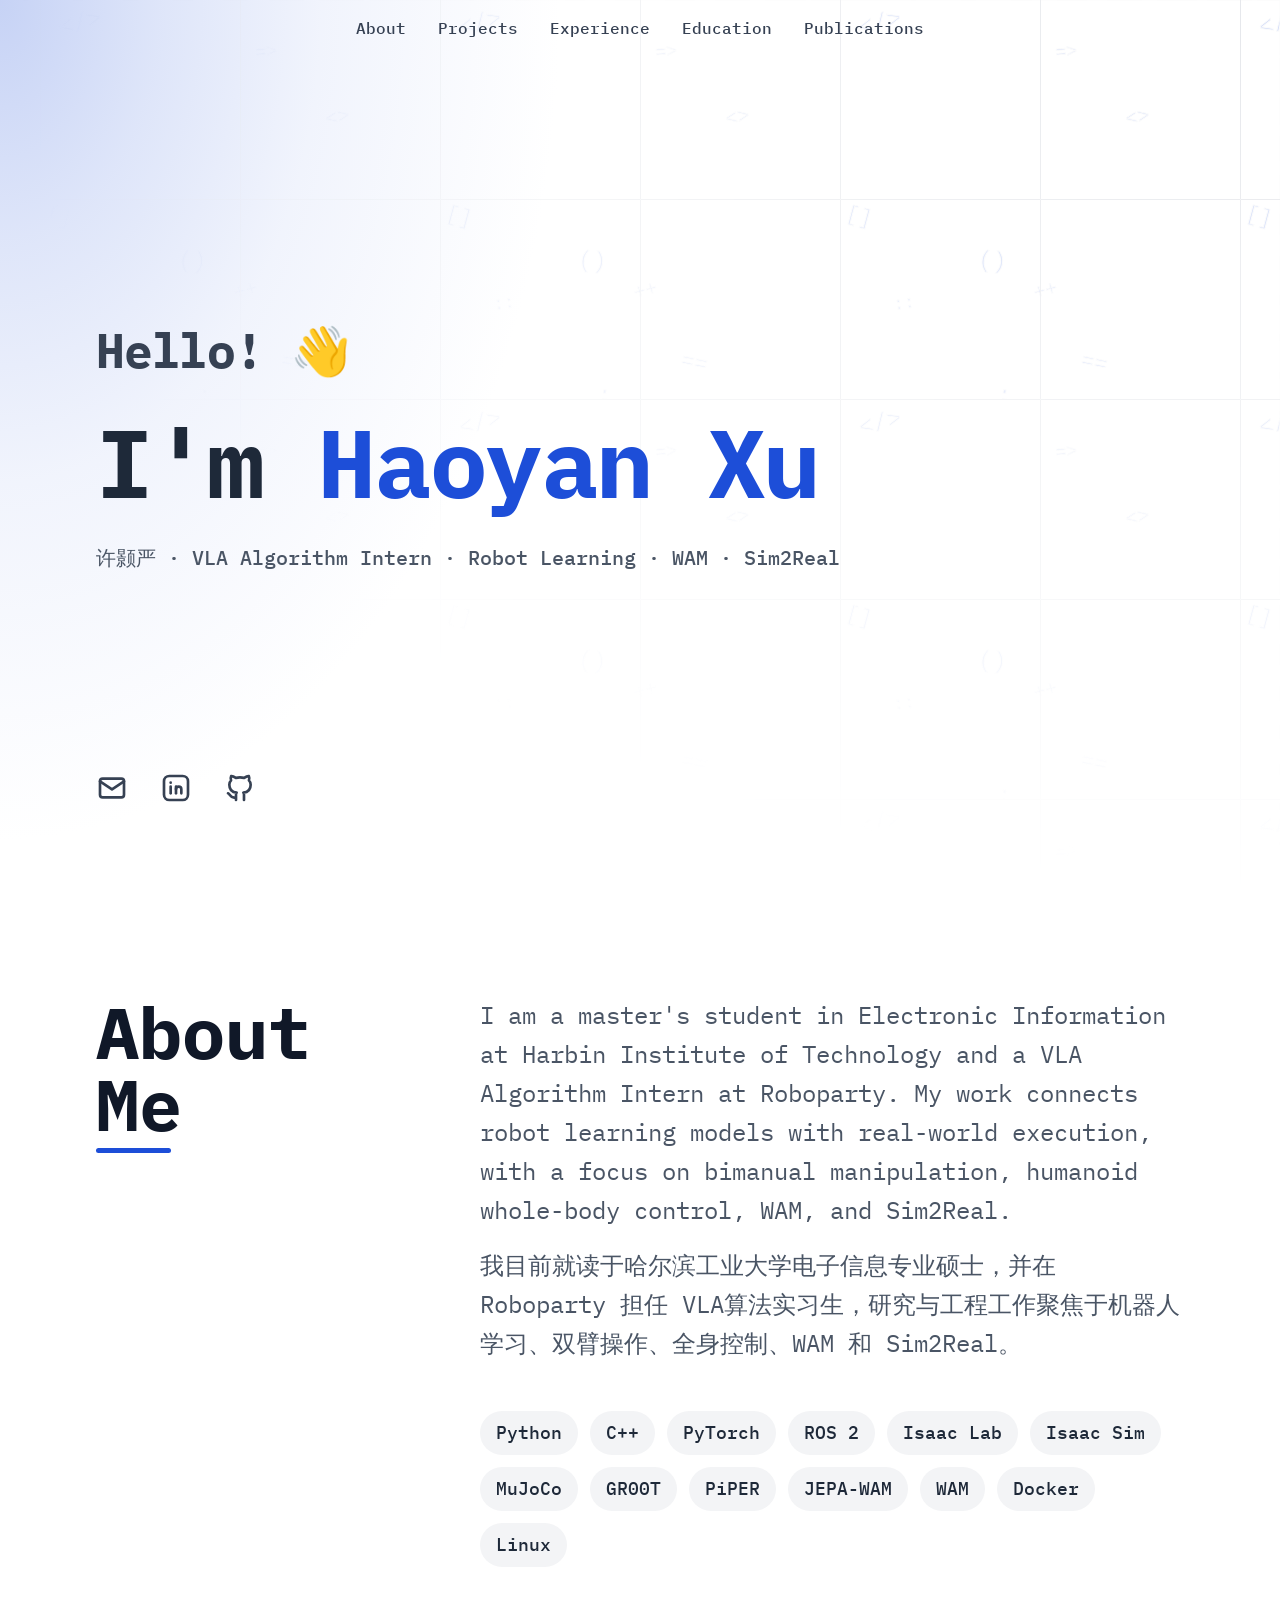
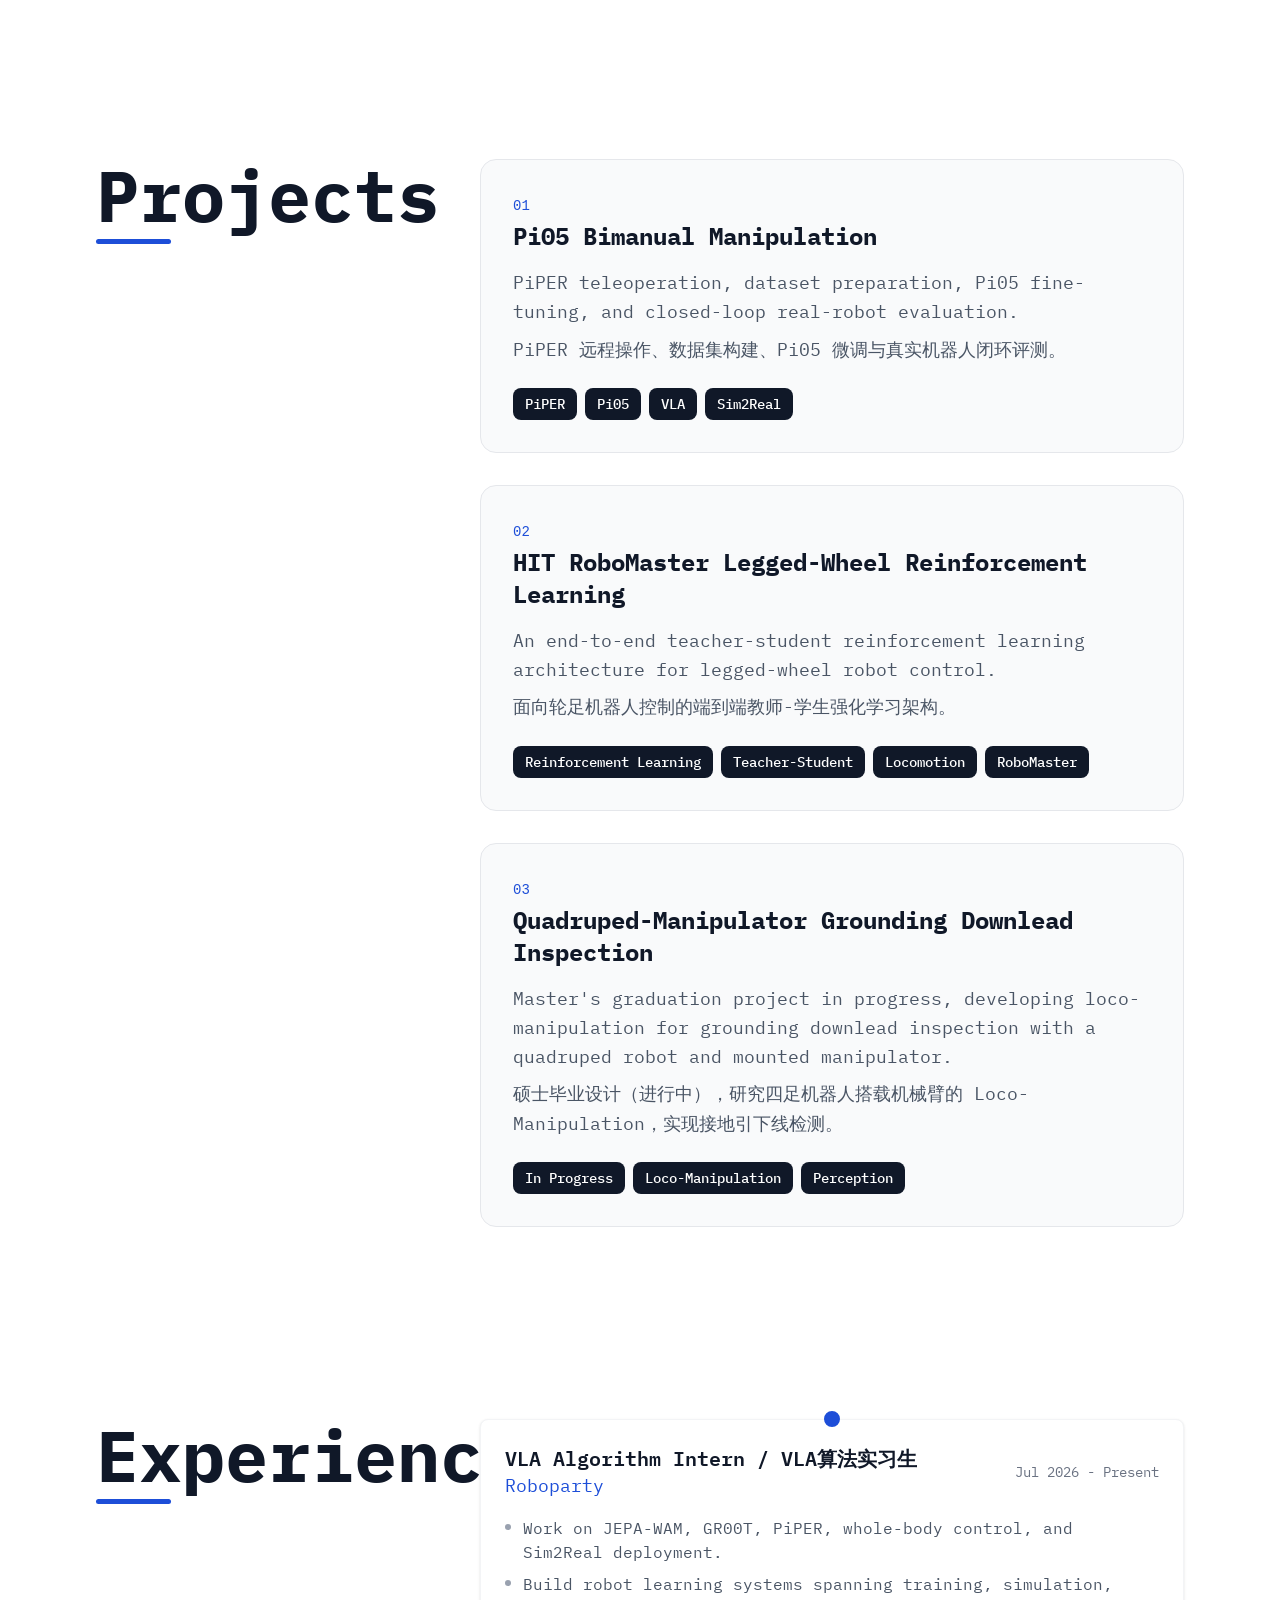
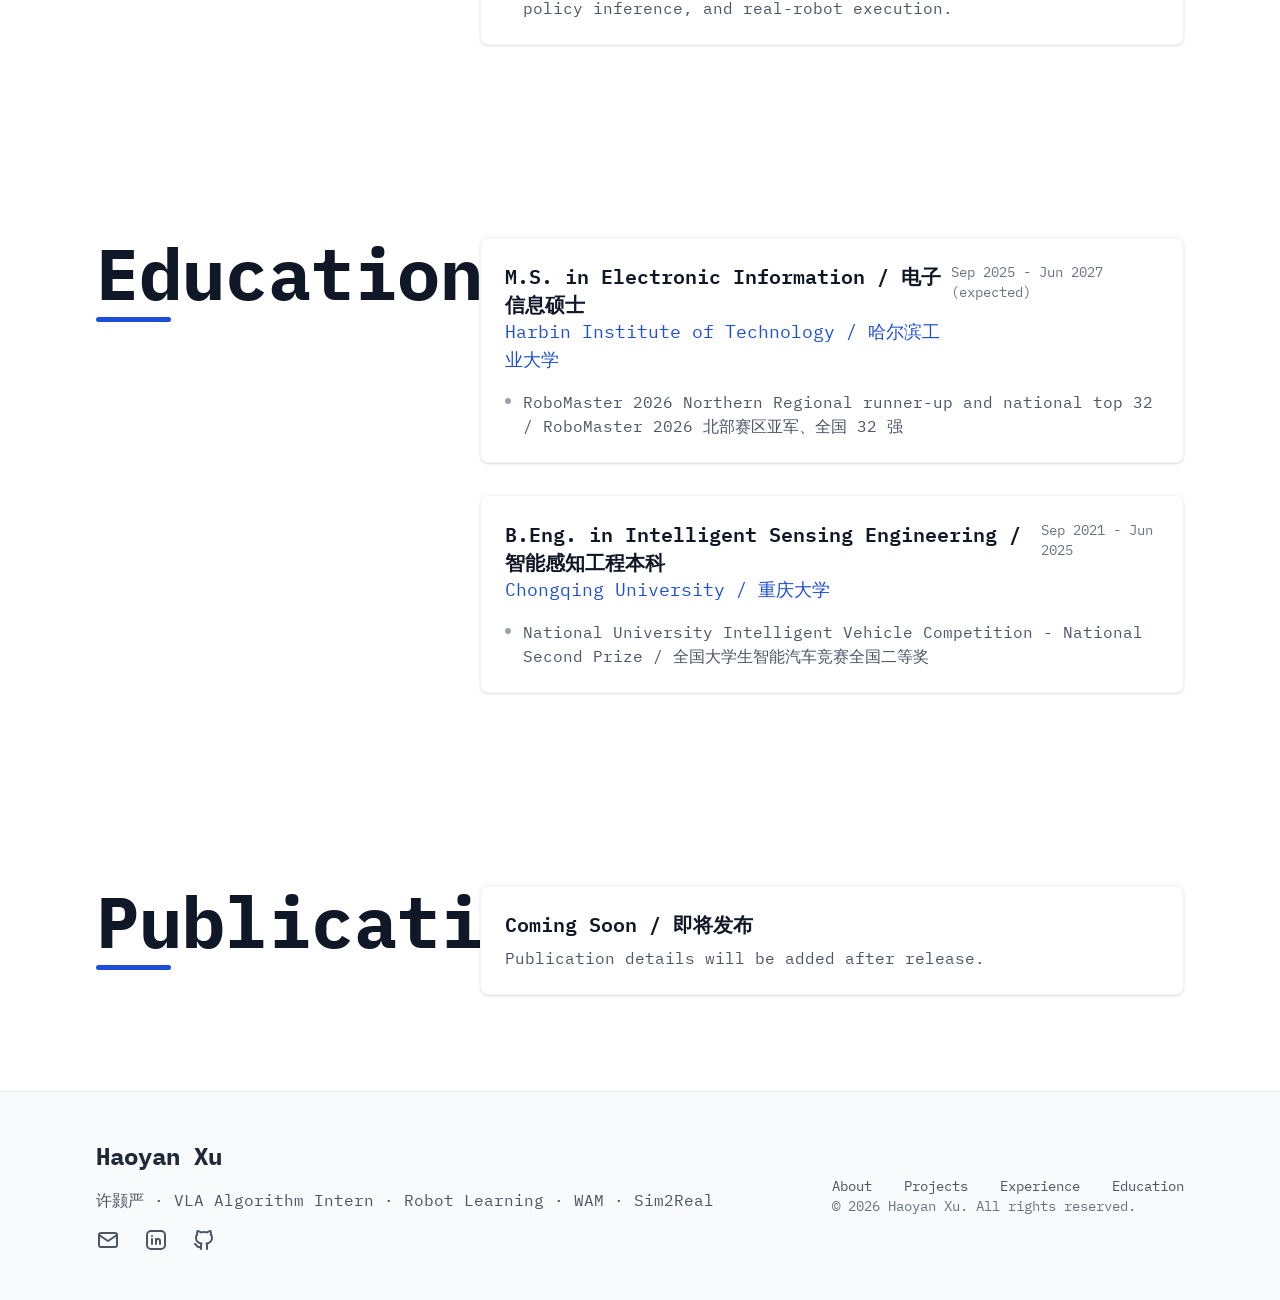
<file: index.html>
<!DOCTYPE html><html lang="en"> <head><meta charset="utf-8"><link rel="icon" type="image/svg+xml" href="/favicon.svg"><meta name="viewport" content="width=device-width"><meta name="generator" content="Astro v5.12.3"><meta name="description" content="Portfolio of Haoyan Xu, a VLA algorithm intern working on robot learning, whole-body control, WAM, and Sim2Real."><link rel="preconnect" href="https://fonts.googleapis.com"><link rel="preconnect" href="https://fonts.gstatic.com" crossorigin><link href="https://fonts.googleapis.com/css2?family=IBM+Plex+Mono:ital,wght@0,100;0,200;0,300;0,400;0,500;0,600;0,700;1,100;1,200;1,300;1,400;1,500;1,600;1,700&display=swap" rel="stylesheet"><title>Haoyan Xu - 许颢严 · VLA Algorithm Intern · Robot Learning · WAM · Sim2Real</title><link rel="stylesheet" href="/_astro/index.BLfW-RaE.css"></head> <body> <header id="header" class="fixed top-0 left-0 right-0 z-50 hidden md:block transition-all duration-300" data-astro-cid-3ef6ksr2> <nav class="max-w-7xl mx-auto px-8 py-4" data-astro-cid-3ef6ksr2> <ul class="flex items-center gap-8 justify-center" data-astro-cid-3ef6ksr2> <li data-astro-cid-3ef6ksr2> <a href="#about" class="text-gray-700 hover:text-black transition-colors font-medium" data-astro-cid-3ef6ksr2>
About
</a> </li> <li data-astro-cid-3ef6ksr2> <a href="#projects" class="text-gray-700 hover:text-black transition-colors font-medium" data-astro-cid-3ef6ksr2>
Projects
</a> </li> <li data-astro-cid-3ef6ksr2> <a href="#experience" class="text-gray-700 hover:text-black transition-colors font-medium" data-astro-cid-3ef6ksr2>
Experience
</a> </li> <li data-astro-cid-3ef6ksr2> <a href="#education" class="text-gray-700 hover:text-black transition-colors font-medium" data-astro-cid-3ef6ksr2>
Education
</a> </li> <li data-astro-cid-3ef6ksr2> <a href="#publications" class="text-gray-700 hover:text-black transition-colors font-medium" data-astro-cid-3ef6ksr2>
Publications
</a> </li> </ul> </nav> </header> <script type="module">window.addEventListener("scroll",()=>{const e=document.getElementById("header");window.scrollY>100?e?.classList.add("bg-white/80","backdrop-blur-sm"):e?.classList.remove("bg-white/80","backdrop-blur-sm")});</script>  <section> <div id="hero" class="relative isolate overflow-hidden bg-white py-24 md:h-screen" style="--accent-color: #1d4ed8" data-astro-cid-bbe6dxrz> <!-- Gradient overlay --> <div class="absolute inset-0 -z-10" style="background: radial-gradient(ellipse 800px 1200px at 0% 0%, #1d4ed840 0%, #1d4ed825 20%, #1d4ed810 40%, rgba(255, 255, 255, 0.3) 70%, rgba(255, 255, 255, 0.8) 90%, white 100%)" data-astro-cid-bbe6dxrz></div> <svg aria-hidden="true" class="absolute inset-0 -z-10 size-full stroke-gray-200 [mask-image:radial-gradient(100%_100%_at_top_right,white,transparent)]" data-astro-cid-bbe6dxrz> <defs data-astro-cid-bbe6dxrz> <pattern x="50%" y="-1" id="0787a7c5-978c-4f66-83c7-11c213f99cb7" width="200" height="200" patternUnits="userSpaceOnUse" data-astro-cid-bbe6dxrz> <path d="M.5 200V.5H200" fill="none" data-astro-cid-bbe6dxrz></path> </pattern> <pattern id="programming-symbols" x="0" y="0" width="400" height="400" patternUnits="userSpaceOnUse" data-astro-cid-bbe6dxrz> <text x="50" y="50" fill="#1d4ed8" font-family="monospace" font-size="24" transform="rotate(-15)" data-astro-cid-bbe6dxrz>&lt;/&gt;</text> <text x="150" y="100" fill="#1d4ed8" font-family="monospace" font-size="20" transform="rotate(10)" data-astro-cid-bbe6dxrz></text> <text x="250" y="80" fill="#1d4ed8" font-family="monospace" font-size="18" transform="rotate(-5)" data-astro-cid-bbe6dxrz>=&gt;</text> <text x="100" y="200" fill="#1d4ed8" font-family="monospace" font-size="22" transform="rotate(15)" data-astro-cid-bbe6dxrz>[]</text> <text x="300" y="180" fill="#1d4ed8" font-family="monospace" font-size="20" transform="rotate(-10)" data-astro-cid-bbe6dxrz>&lt;&gt;</text> <text x="200" y="250" fill="#1d4ed8" font-family="monospace" font-size="24" transform="rotate(5)" data-astro-cid-bbe6dxrz>()</text> <text x="50" y="320" fill="#1d4ed8" font-family="monospace" font-size="18" transform="rotate(-8)" data-astro-cid-bbe6dxrz>::</text> <text x="350" y="300" fill="#1d4ed8" font-family="monospace" font-size="22" transform="rotate(12)" data-astro-cid-bbe6dxrz>==</text> <text x="150" y="350" fill="#1d4ed8" font-family="monospace" font-size="20" transform="rotate(-15)" data-astro-cid-bbe6dxrz>++</text> <text x="250" y="370" fill="#1d4ed8" font-family="monospace" font-size="24" transform="rotate(8)" data-astro-cid-bbe6dxrz>;</text> </pattern> </defs> <rect fill="url(#programming-symbols)" width="100%" height="100%" opacity="0.2" data-astro-cid-bbe6dxrz></rect> <rect fill="url(#0787a7c5-978c-4f66-83c7-11c213f99cb7)" width="100%" height="100%" stroke-width="0" data-astro-cid-bbe6dxrz></rect> </svg> <div class="h-full mx-auto p-8 sm:p-12 md:p-24 flex items-center" data-astro-cid-bbe6dxrz> <div data-astro-cid-bbe6dxrz> <h2 class="text-pretty text-xl sm:text-2xl md:text-5xl font-bold tracking-tight text-gray-700 animate-fade-in" data-astro-cid-bbe6dxrz>
Hello! 👋
</h2> <h1 class="mt-6 sm:mt-8 md:mt-10 text-pretty text-4xl sm:text-5xl md:text-6xl lg:text-8xl font-bold tracking-tight text-gray-800 animate-fade-in animation-delay-200" data-astro-cid-bbe6dxrz>
I'm <span style="color:#1d4ed8" data-astro-cid-bbe6dxrz>Haoyan Xu</span> </h1> <p class="mt-4 sm:mt-6 md:mt-8 text-pretty text-base sm:text-lg md:text-xl/8 font-medium text-gray-600 animate-fade-in animation-delay-400" data-astro-cid-bbe6dxrz> 许颢严 · VLA Algorithm Intern · Robot Learning · WAM · Sim2Real </p> </div> </div> <div class="absolute bottom-0 left-0 right-0 p-8 sm:p-12 md:p-24 flex gap-x-4 sm:gap-x-6 md:gap-x-8 text-gray-700 animate-fade-in animation-delay-600" data-astro-cid-bbe6dxrz> <a href="mailto:1006112909xhy@gmail.com" aria-label="Email" class="transition-colors duration-300 hover:text-[var(--accent-color)]" data-astro-cid-bbe6dxrz> <svg xmlns="http://www.w3.org/2000/svg" width="24" height="24" viewBox="0 0 24 24" fill="none" stroke="currentColor" stroke-width="2" stroke-linecap="round" stroke-linejoin="round" class="h-6 w-6 sm:h-7 sm:w-7 md:h-8 md:w-8" data-astro-cid-bbe6dxrz> <path stroke="none" d="M0 0h24v24H0z" fill="none" data-astro-cid-bbe6dxrz></path> <path d="M3 7a2 2 0 0 1 2 -2h14a2 2 0 0 1 2 2v10a2 2 0 0 1 -2 2h-14a2 2 0 0 1 -2 -2v-10z" data-astro-cid-bbe6dxrz></path> <path d="M3 7l9 6l9 -6" data-astro-cid-bbe6dxrz></path> </svg> </a> <a href="https://www.linkedin.com/in/haoyan-xu-377214434" target="_blank" rel="noopener noreferrer" aria-label="LinkedIn" class="transition-colors duration-300 hover:text-[var(--accent-color)]" data-astro-cid-bbe6dxrz> <svg xmlns="http://www.w3.org/2000/svg" width="24" height="24" viewBox="0 0 24 24" fill="none" stroke="currentColor" stroke-width="2" stroke-linecap="round" stroke-linejoin="round" class="h-6 w-6 sm:h-7 sm:w-7 md:h-8 md:w-8" data-astro-cid-bbe6dxrz>  <path stroke="none" d="M0 0h24v24H0z" fill="none" data-astro-cid-bbe6dxrz></path> <path d="M8 11v5" data-astro-cid-bbe6dxrz></path> <path d="M8 8v.01" data-astro-cid-bbe6dxrz></path> <path d="M12 16v-5" data-astro-cid-bbe6dxrz></path> <path d="M16 16v-3a2 2 0 1 0 -4 0" data-astro-cid-bbe6dxrz></path> <path d="M3 7a4 4 0 0 1 4 -4h10a4 4 0 0 1 4 4v10a4 4 0 0 1 -4 4h-10a4 4 0 0 1 -4 -4z" data-astro-cid-bbe6dxrz></path>  </svg> </a>  <a href="https://github.com/xu-haoyan" target="_blank" rel="noopener noreferrer" aria-label="GitHub" class="transition-colors duration-300 hover:text-[var(--accent-color)]" data-astro-cid-bbe6dxrz> <svg xmlns="http://www.w3.org/2000/svg" width="24" height="24" viewBox="0 0 24 24" fill="none" stroke="currentColor" stroke-width="2" stroke-linecap="round" stroke-linejoin="round" class="h-6 w-6 sm:h-7 sm:w-7 md:h-8 md:w-8" data-astro-cid-bbe6dxrz>  <path stroke="none" d="M0 0h24v24H0z" fill="none" data-astro-cid-bbe6dxrz></path> <path d="M9 19c-4.3 1.4 -4.3 -2.5 -6 -3m12 5v-3.5c0 -1 .1 -1.4 -.5 -2c2.8 -.3 5.5 -1.4 5.5 -6a4.6 4.6 0 0 0 -1.3 -3.2a4.2 4.2 0 0 0 -.1 -3.2s-1.1 -.3 -3.5 1.3a12.3 12.3 0 0 0 -6.2 0c-2.4 -1.6 -3.5 -1.3 -3.5 -1.3a4.2 4.2 0 0 0 -.1 3.2a4.6 4.6 0 0 0 -1.3 3.2c0 4.6 2.7 5.7 5.5 6c-.6 .6 -.6 1.2 -.5 2v3.5" data-astro-cid-bbe6dxrz></path>  </svg> </a> </div> </div>  <section id="about" class="p-8 sm:p-12 md:p-16 lg:p-24"> <div> <div class="grid grid-cols-1 lg:grid-cols-12 gap-8 lg:gap-16 items-start"> <div class="lg:col-span-4"> <h2 class="text-3xl sm:text-4xl md:text-5xl xl:text-7xl font-bold text-gray-900">
About Me
</h2> <div class="w-[75px] h-[5px] mt-2 rounded-full" style="background-color: #1d4ed8"></div> </div> <div class="lg:col-span-8 space-y-8"> <div class="space-y-4"> <p class="text-lg sm:text-xl md:text-2xl leading-relaxed text-gray-600" lang="en"> I am a master&#39;s student in Electronic Information at Harbin Institute of Technology and a VLA Algorithm Intern at Roboparty. My work connects robot learning models with real-world execution, with a focus on bimanual manipulation, humanoid whole-body control, WAM, and Sim2Real. </p><p class="text-lg sm:text-xl md:text-2xl leading-relaxed text-gray-600" lang="zh-CN"> 我目前就读于哈尔滨工业大学电子信息专业硕士，并在 Roboparty 担任 VLA算法实习生，研究与工程工作聚焦于机器人学习、双臂操作、全身控制、WAM 和 Sim2Real。 </p> </div> <div class="pt-4"> <div class="flex flex-wrap gap-3"> <span class="px-3 sm:px-4 py-1.5 sm:py-2 bg-gray-100 text-gray-800 rounded-full text-sm sm:text-base md:text-lg font-medium hover:bg-gray-200 transition-colors duration-200"> Python </span><span class="px-3 sm:px-4 py-1.5 sm:py-2 bg-gray-100 text-gray-800 rounded-full text-sm sm:text-base md:text-lg font-medium hover:bg-gray-200 transition-colors duration-200"> C++ </span><span class="px-3 sm:px-4 py-1.5 sm:py-2 bg-gray-100 text-gray-800 rounded-full text-sm sm:text-base md:text-lg font-medium hover:bg-gray-200 transition-colors duration-200"> PyTorch </span><span class="px-3 sm:px-4 py-1.5 sm:py-2 bg-gray-100 text-gray-800 rounded-full text-sm sm:text-base md:text-lg font-medium hover:bg-gray-200 transition-colors duration-200"> ROS 2 </span><span class="px-3 sm:px-4 py-1.5 sm:py-2 bg-gray-100 text-gray-800 rounded-full text-sm sm:text-base md:text-lg font-medium hover:bg-gray-200 transition-colors duration-200"> Isaac Lab </span><span class="px-3 sm:px-4 py-1.5 sm:py-2 bg-gray-100 text-gray-800 rounded-full text-sm sm:text-base md:text-lg font-medium hover:bg-gray-200 transition-colors duration-200"> Isaac Sim </span><span class="px-3 sm:px-4 py-1.5 sm:py-2 bg-gray-100 text-gray-800 rounded-full text-sm sm:text-base md:text-lg font-medium hover:bg-gray-200 transition-colors duration-200"> MuJoCo </span><span class="px-3 sm:px-4 py-1.5 sm:py-2 bg-gray-100 text-gray-800 rounded-full text-sm sm:text-base md:text-lg font-medium hover:bg-gray-200 transition-colors duration-200"> GR00T </span><span class="px-3 sm:px-4 py-1.5 sm:py-2 bg-gray-100 text-gray-800 rounded-full text-sm sm:text-base md:text-lg font-medium hover:bg-gray-200 transition-colors duration-200"> PiPER </span><span class="px-3 sm:px-4 py-1.5 sm:py-2 bg-gray-100 text-gray-800 rounded-full text-sm sm:text-base md:text-lg font-medium hover:bg-gray-200 transition-colors duration-200"> JEPA-WAM </span><span class="px-3 sm:px-4 py-1.5 sm:py-2 bg-gray-100 text-gray-800 rounded-full text-sm sm:text-base md:text-lg font-medium hover:bg-gray-200 transition-colors duration-200"> WAM </span><span class="px-3 sm:px-4 py-1.5 sm:py-2 bg-gray-100 text-gray-800 rounded-full text-sm sm:text-base md:text-lg font-medium hover:bg-gray-200 transition-colors duration-200"> Docker </span><span class="px-3 sm:px-4 py-1.5 sm:py-2 bg-gray-100 text-gray-800 rounded-full text-sm sm:text-base md:text-lg font-medium hover:bg-gray-200 transition-colors duration-200"> Linux </span> </div> </div> </div> </div> </div> </section> <section id="projects" class="p-8 sm:p-12 md:p-16 lg:p-24"><div><div class="grid grid-cols-1 lg:grid-cols-12 gap-8 lg:gap-16 items-start"><div class="lg:col-span-4"><h2 class="text-3xl sm:text-4xl md:text-5xl xl:text-7xl font-bold text-gray-900">
Projects
</h2><div class="w-[75px] h-[5px] mt-2 rounded-full" style="background-color: #1d4ed8"></div></div><div class="lg:col-span-8"><div class="space-y-8"><div class="group relative"><div class="block relative p-4 sm:p-6 md:p-8 bg-gray-50 rounded-xl sm:rounded-2xl border border-gray-200 transition-all duration-300 "><div class="space-y-4"><div><span class="text-sm font-mono" style="color:#1d4ed8">
01</span><h3 class="text-xl sm:text-2xl font-bold text-gray-900 mt-1">Pi05 Bimanual Manipulation</h3></div><div class="space-y-2 "><p class="text-base sm:text-lg text-gray-600 leading-relaxed" lang="en">PiPER teleoperation, dataset preparation, Pi05 fine-tuning, and closed-loop real-robot evaluation.</p><p class="text-base sm:text-lg text-gray-600 leading-relaxed" lang="zh-CN">PiPER 远程操作、数据集构建、Pi05 微调与真实机器人闭环评测。</p></div><div class="flex flex-wrap gap-1.5 sm:gap-2 pt-2"><span class="px-2.5 sm:px-3 py-1 sm:py-1.5 bg-gray-900 text-white rounded-md sm:rounded-lg text-xs sm:text-sm font-medium transition-all duration-300 ">PiPER</span><span class="px-2.5 sm:px-3 py-1 sm:py-1.5 bg-gray-900 text-white rounded-md sm:rounded-lg text-xs sm:text-sm font-medium transition-all duration-300 ">Pi05</span><span class="px-2.5 sm:px-3 py-1 sm:py-1.5 bg-gray-900 text-white rounded-md sm:rounded-lg text-xs sm:text-sm font-medium transition-all duration-300 ">VLA</span><span class="px-2.5 sm:px-3 py-1 sm:py-1.5 bg-gray-900 text-white rounded-md sm:rounded-lg text-xs sm:text-sm font-medium transition-all duration-300 ">Sim2Real</span></div></div></div></div><div class="group relative"><div class="block relative p-4 sm:p-6 md:p-8 bg-gray-50 rounded-xl sm:rounded-2xl border border-gray-200 transition-all duration-300 "><div class="space-y-4"><div><span class="text-sm font-mono" style="color:#1d4ed8">
02</span><h3 class="text-xl sm:text-2xl font-bold text-gray-900 mt-1">HIT RoboMaster Legged-Wheel Reinforcement Learning</h3></div><div class="space-y-2 "><p class="text-base sm:text-lg text-gray-600 leading-relaxed" lang="en">An end-to-end teacher-student reinforcement learning architecture for legged-wheel robot control.</p><p class="text-base sm:text-lg text-gray-600 leading-relaxed" lang="zh-CN">面向轮足机器人控制的端到端教师-学生强化学习架构。</p></div><div class="flex flex-wrap gap-1.5 sm:gap-2 pt-2"><span class="px-2.5 sm:px-3 py-1 sm:py-1.5 bg-gray-900 text-white rounded-md sm:rounded-lg text-xs sm:text-sm font-medium transition-all duration-300 ">Reinforcement Learning</span><span class="px-2.5 sm:px-3 py-1 sm:py-1.5 bg-gray-900 text-white rounded-md sm:rounded-lg text-xs sm:text-sm font-medium transition-all duration-300 ">Teacher-Student</span><span class="px-2.5 sm:px-3 py-1 sm:py-1.5 bg-gray-900 text-white rounded-md sm:rounded-lg text-xs sm:text-sm font-medium transition-all duration-300 ">Locomotion</span><span class="px-2.5 sm:px-3 py-1 sm:py-1.5 bg-gray-900 text-white rounded-md sm:rounded-lg text-xs sm:text-sm font-medium transition-all duration-300 ">RoboMaster</span></div></div></div></div><div class="group relative"><div class="block relative p-4 sm:p-6 md:p-8 bg-gray-50 rounded-xl sm:rounded-2xl border border-gray-200 transition-all duration-300 "><div class="space-y-4"><div><span class="text-sm font-mono" style="color:#1d4ed8">
03</span><h3 class="text-xl sm:text-2xl font-bold text-gray-900 mt-1">Quadruped-Manipulator Grounding Downlead Inspection</h3></div><div class="space-y-2 "><p class="text-base sm:text-lg text-gray-600 leading-relaxed" lang="en">Master&#39;s graduation project in progress, developing loco-manipulation for grounding downlead inspection with a quadruped robot and mounted manipulator.</p><p class="text-base sm:text-lg text-gray-600 leading-relaxed" lang="zh-CN">硕士毕业设计（进行中），研究四足机器人搭载机械臂的 Loco-Manipulation，实现接地引下线检测。</p></div><div class="flex flex-wrap gap-1.5 sm:gap-2 pt-2"><span class="px-2.5 sm:px-3 py-1 sm:py-1.5 bg-gray-900 text-white rounded-md sm:rounded-lg text-xs sm:text-sm font-medium transition-all duration-300 ">In Progress</span><span class="px-2.5 sm:px-3 py-1 sm:py-1.5 bg-gray-900 text-white rounded-md sm:rounded-lg text-xs sm:text-sm font-medium transition-all duration-300 ">Loco-Manipulation</span><span class="px-2.5 sm:px-3 py-1 sm:py-1.5 bg-gray-900 text-white rounded-md sm:rounded-lg text-xs sm:text-sm font-medium transition-all duration-300 ">Perception</span></div></div></div></div></div></div></div></div></section> <section id="experience" class="p-8 sm:p-12 md:p-16 lg:p-24"><div><div class="grid grid-cols-1 lg:grid-cols-12 gap-8 lg:gap-16 items-start"><div class="lg:col-span-4"><h2 class="text-3xl sm:text-4xl md:text-5xl xl:text-7xl font-bold text-gray-900">
Experience
</h2><div class="w-[75px] h-[5px] mt-2 rounded-full" style="background-color: #1d4ed8"></div></div><div class="lg:col-span-8"><div class="relative"><div class="relative mb-12 last:mb-0"><div class="absolute left-1/2 -top-2 w-4 h-4 bg-white border-2 rounded-full -translate-x-1/2 z-20 transition-all duration-300" style="border-color: #1d4ed8; background-color: #1d4ed8"></div><div class="bg-white rounded-lg shadow-sm border border-gray-100 p-4 sm:p-5 md:p-6 hover:shadow-md transition-shadow duration-300"><div class="flex flex-col sm:flex-row sm:items-center sm:justify-between mb-4"><div><h3 class="text-lg sm:text-xl font-semibold text-gray-900">VLA Algorithm Intern / VLA算法实习生</h3><p class="text-base sm:text-lg" style="color: #1d4ed8">Roboparty</p></div><span class="text-xs sm:text-sm text-gray-500 mt-2 sm:mt-0">Jul 2026 - Present</span></div><ul class="space-y-2"><li class="flex items-start"><span class="inline-block w-1.5 h-1.5 rounded-full bg-gray-400 mt-2 mr-3 flex-shrink-0"></span><span class="text-sm sm:text-base text-gray-600">Work on JEPA-WAM, GR00T, PiPER, whole-body control, and Sim2Real deployment.</span></li><li class="flex items-start"><span class="inline-block w-1.5 h-1.5 rounded-full bg-gray-400 mt-2 mr-3 flex-shrink-0"></span><span class="text-sm sm:text-base text-gray-600">Build robot learning systems spanning training, simulation, policy inference, and real-robot execution.</span></li></ul></div></div></div></div></div></div></section> <section id="education" class="p-8 sm:p-12 md:p-16 lg:p-24"><div><div class="grid grid-cols-1 lg:grid-cols-12 gap-8 lg:gap-16 items-start"><div class="lg:col-span-4"><h2 class="text-3xl sm:text-4xl md:text-5xl xl:text-7xl font-bold text-gray-900">
Education
</h2><div class="w-[75px] h-[5px] mt-2 rounded-full" style="background-color: #1d4ed8"></div></div><div class="lg:col-span-8"><div class="space-y-8"><div class="bg-white rounded-lg shadow-sm border border-gray-100 p-4 sm:p-5 md:p-6 hover:shadow-md transition-shadow duration-300"><div class="flex flex-col sm:flex-row sm:items-start sm:justify-between mb-4"><div><h3 class="text-lg sm:text-xl font-semibold text-gray-900">M.S. in Electronic Information / 电子信息硕士</h3><p class="text-base sm:text-lg" style="color: #1d4ed8">Harbin Institute of Technology / 哈尔滨工业大学</p></div><span class="text-xs sm:text-sm text-gray-500 mt-2 sm:mt-0">Sep 2025 - Jun 2027 (expected)</span></div><ul class="space-y-2"><li class="flex items-start"><span class="inline-block w-1.5 h-1.5 rounded-full bg-gray-400 mt-2 mr-3 flex-shrink-0"></span><span class="text-sm sm:text-base text-gray-600">RoboMaster 2026 Northern Regional runner-up and national top 32 / RoboMaster 2026 北部赛区亚军、全国 32 强</span></li></ul></div><div class="bg-white rounded-lg shadow-sm border border-gray-100 p-4 sm:p-5 md:p-6 hover:shadow-md transition-shadow duration-300"><div class="flex flex-col sm:flex-row sm:items-start sm:justify-between mb-4"><div><h3 class="text-lg sm:text-xl font-semibold text-gray-900">B.Eng. in Intelligent Sensing Engineering / 智能感知工程本科</h3><p class="text-base sm:text-lg" style="color: #1d4ed8">Chongqing University / 重庆大学</p></div><span class="text-xs sm:text-sm text-gray-500 mt-2 sm:mt-0">Sep 2021 - Jun 2025</span></div><ul class="space-y-2"><li class="flex items-start"><span class="inline-block w-1.5 h-1.5 rounded-full bg-gray-400 mt-2 mr-3 flex-shrink-0"></span><span class="text-sm sm:text-base text-gray-600">National University Intelligent Vehicle Competition - National Second Prize / 全国大学生智能汽车竞赛全国二等奖</span></li></ul></div></div></div></div></div></section> <section id="publications" class="p-8 sm:p-12 md:p-16 lg:p-24"> <div class="grid grid-cols-1 lg:grid-cols-12 gap-8 lg:gap-16 items-start"> <div class="lg:col-span-4"> <h2 class="text-3xl sm:text-4xl md:text-5xl xl:text-7xl font-bold text-gray-900">
Publications
</h2> <div class="w-[75px] h-[5px] mt-2 rounded-full bg-[#1d4ed8]"></div> </div> <div class="lg:col-span-8"> <div class="bg-white rounded-lg shadow-sm border border-gray-100 p-4 sm:p-5 md:p-6"> <h3 class="text-lg sm:text-xl font-semibold text-gray-900">Coming Soon / 即将发布</h3> <p class="mt-2 text-gray-600">Publication details will be added after release.</p> </div> </div> </div> </section> </section> <footer class="relative bg-gray-50 border-t border-gray-200"> <div class="mx-auto max-w-6xl px-6 py-12 lg:px-8"> <div class="flex flex-col md:flex-row md:items-center md:justify-between gap-8"> <div class="flex flex-col gap-4"> <h3 class="text-2xl font-bold text-gray-800"> Haoyan Xu </h3> <p class="text-base text-gray-600"> 许颢严 · VLA Algorithm Intern · Robot Learning · WAM · Sim2Real </p> <div class="flex gap-x-6"> <a href="mailto:1006112909xhy@gmail.com" aria-label="Email" class="text-gray-600 transition-colors duration-300 hover:text-[var(--accent-color)]" style="--accent-color: #1d4ed8"> <svg xmlns="http://www.w3.org/2000/svg" width="24" height="24" viewBox="0 0 24 24" fill="none" stroke="currentColor" stroke-width="2" stroke-linecap="round" stroke-linejoin="round" class="h-6 w-6"> <path stroke="none" d="M0 0h24v24H0z" fill="none"></path> <path d="M3 7a2 2 0 0 1 2 -2h14a2 2 0 0 1 2 2v10a2 2 0 0 1 -2 2h-14a2 2 0 0 1 -2 -2v-10z"></path> <path d="M3 7l9 6l9 -6"></path> </svg> </a> <a href="https://www.linkedin.com/in/haoyan-xu-377214434" target="_blank" rel="noopener noreferrer" aria-label="LinkedIn" class="text-gray-600 transition-colors duration-300 hover:text-[var(--accent-color)]" style="--accent-color: #1d4ed8"> <svg xmlns="http://www.w3.org/2000/svg" width="24" height="24" viewBox="0 0 24 24" fill="none" stroke="currentColor" stroke-width="2" stroke-linecap="round" stroke-linejoin="round" class="h-6 w-6"> <path stroke="none" d="M0 0h24v24H0z" fill="none"></path> <path d="M8 11v5"></path> <path d="M8 8v.01"></path> <path d="M12 16v-5"></path> <path d="M16 16v-3a2 2 0 1 0 -4 0"></path> <path d="M3 7a4 4 0 0 1 4 -4h10a4 4 0 0 1 4 4v10a4 4 0 0 1 -4 4h-10a4 4 0 0 1 -4 -4z"></path> </svg> </a> <a href="https://github.com/xu-haoyan" target="_blank" rel="noopener noreferrer" aria-label="GitHub" class="text-gray-600 transition-colors duration-300 hover:text-[var(--accent-color)]" style="--accent-color: #1d4ed8"> <svg xmlns="http://www.w3.org/2000/svg" width="24" height="24" viewBox="0 0 24 24" fill="none" stroke="currentColor" stroke-width="2" stroke-linecap="round" stroke-linejoin="round" class="h-6 w-6"><path stroke="none" d="M0 0h24v24H0z" fill="none"></path><path d="M9 19c-4.3 1.4 -4.3 -2.5 -6 -3m12 5v-3.5c0 -1 .1 -1.4 -.5 -2c2.8 -.3 5.5 -1.4 5.5 -6a4.6 4.6 0 0 0 -1.3 -3.2a4.2 4.2 0 0 0 -.1 -3.2s-1.1 -.3 -3.5 1.3a12.3 12.3 0 0 0 -6.2 0c-2.4 -1.6 -3.5 -1.3 -3.5 -1.3a4.2 4.2 0 0 0 -.1 3.2a4.6 4.6 0 0 0 -1.3 3.2c0 4.6 2.7 5.7 5.5 6c-.6 .6 -.6 1.2 -.5 2v3.5"></path></svg> </a> </div> </div> <div class="hidden md:block flex flex-col md:items-end gap-4"> <nav class="flex gap-x-8"> <a href="#about" class="text-sm text-gray-600 hover:text-gray-800 transition-colors">About</a> <a href="#projects" class="text-sm text-gray-600 hover:text-gray-800 transition-colors">
Projects
</a> <a href="#experience" class="text-sm text-gray-600 hover:text-gray-800 transition-colors">
Experience
</a> <a href="#education" class="text-sm text-gray-600 hover:text-gray-800 transition-colors">
Education
</a> </nav> <p class="text-sm text-gray-500">
© 2026 Haoyan Xu. All rights reserved.
</p> </div> </div> </div> <!-- Decorative pattern --> <div class="absolute inset-0 -z-10 overflow-hidden"> <svg aria-hidden="true" class="absolute bottom-0 left-0 w-full h-24 text-gray-100"> <pattern id="footer-pattern" x="0" y="0" width="100" height="100" patternUnits="userSpaceOnUse"> <path d="M0 50 Q 25 40, 50 50 T 100 50" stroke="currentColor" stroke-width="0.5" fill="none" opacity="0.4"></path> </pattern> <rect width="100%" height="100%" fill="url(#footer-pattern)"></rect> </svg> </div> </footer> </body></html>
</file>
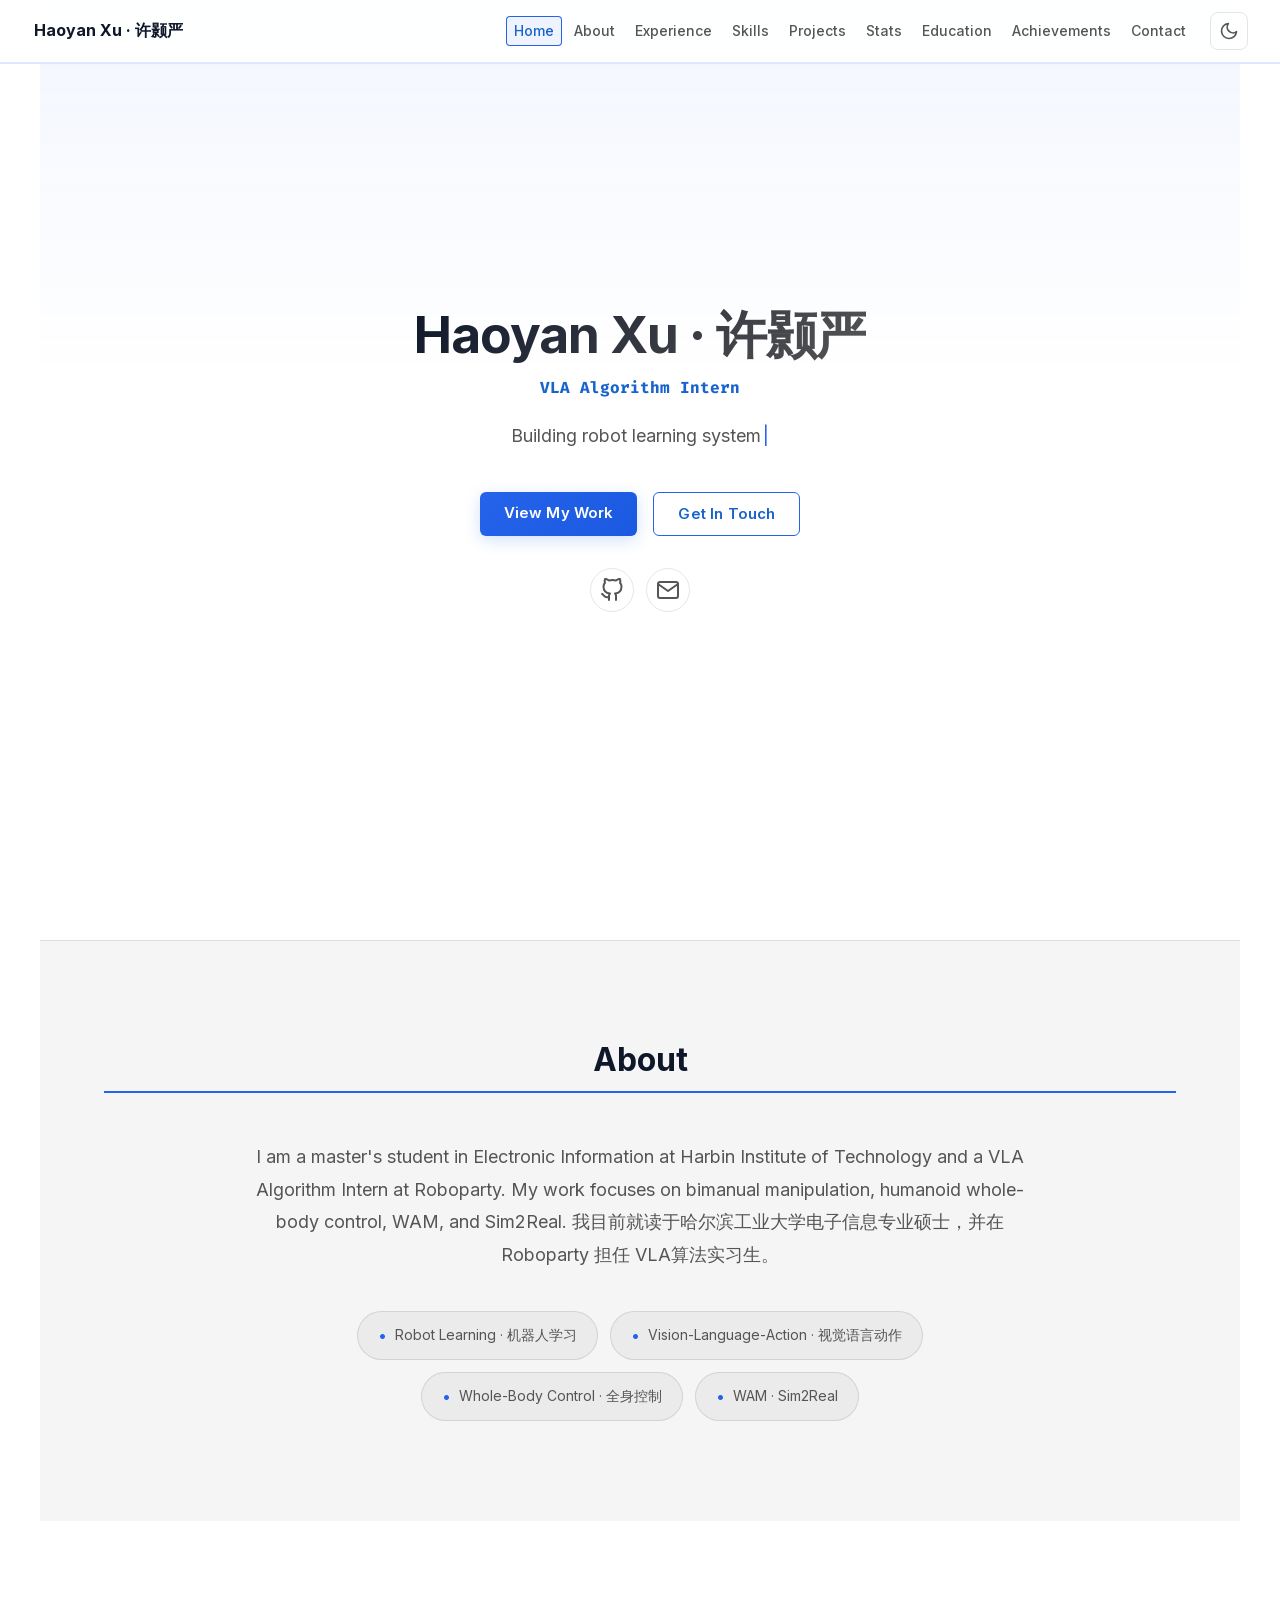
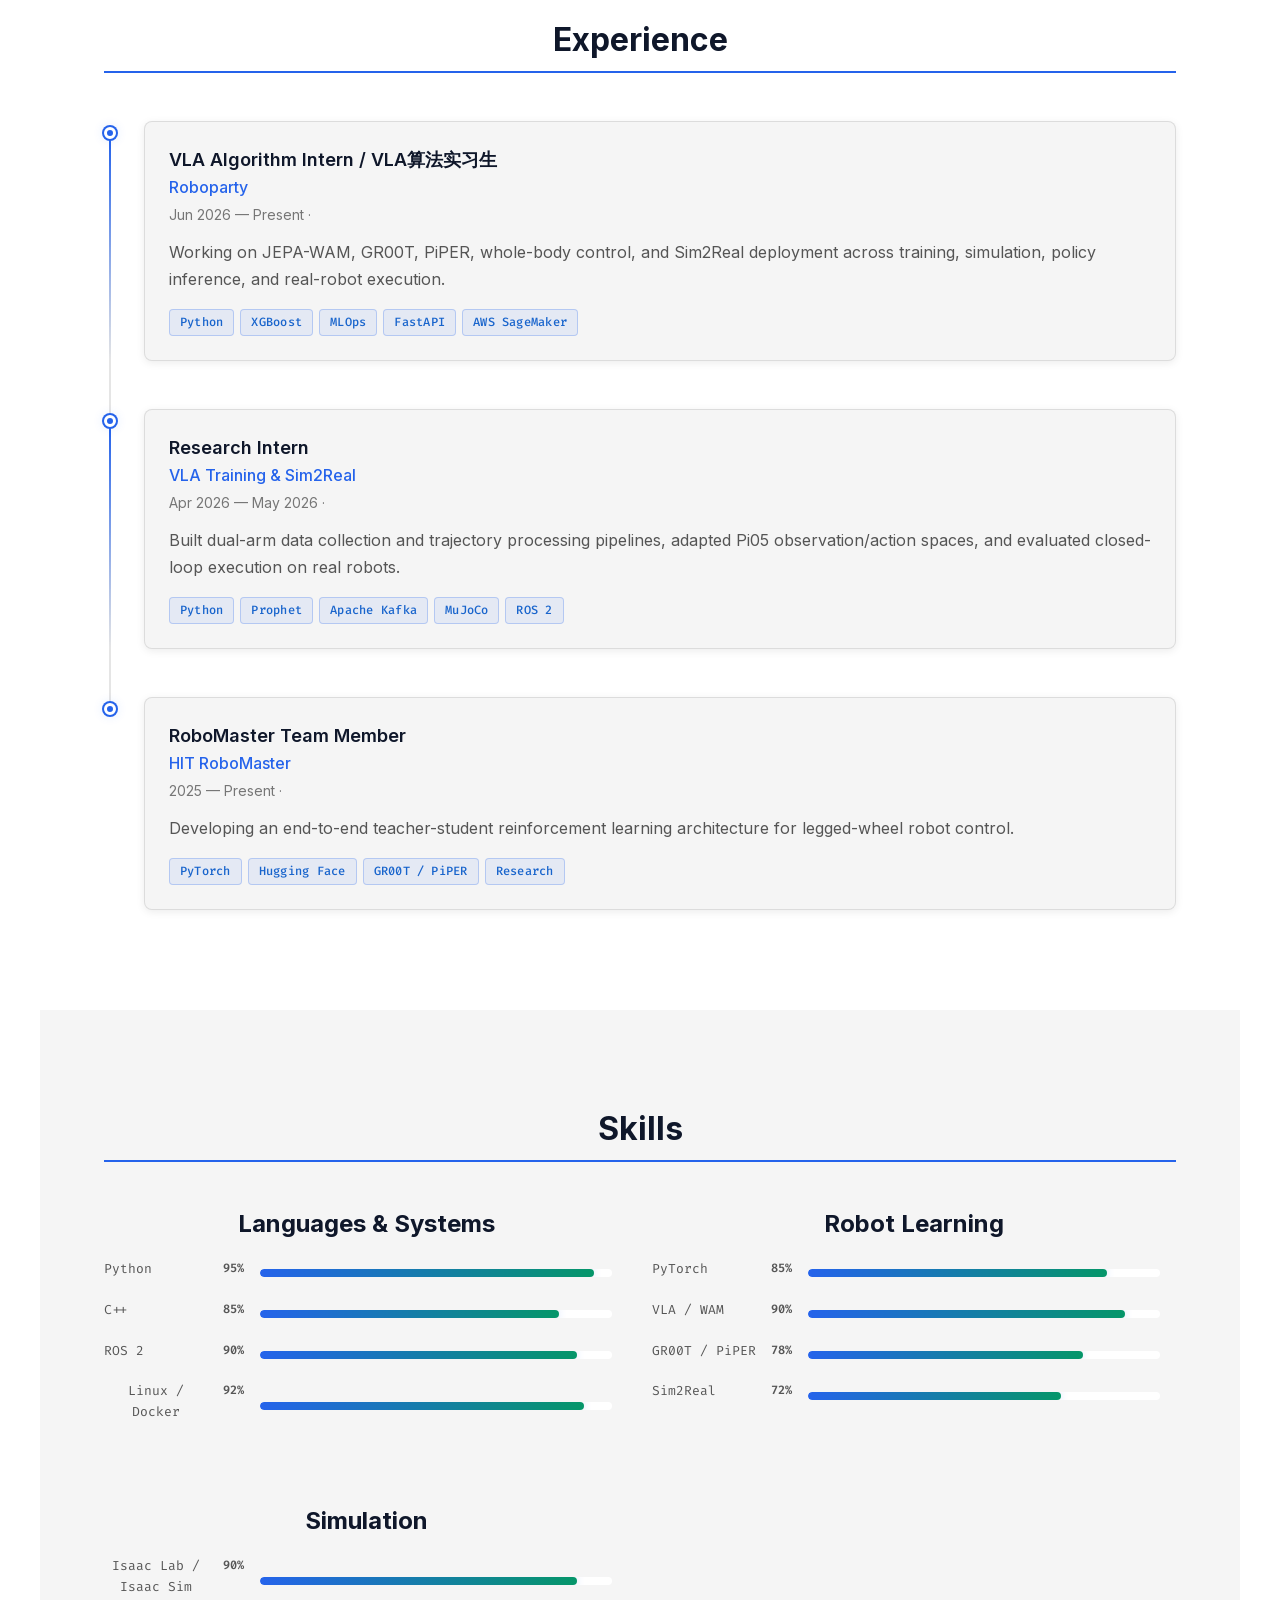
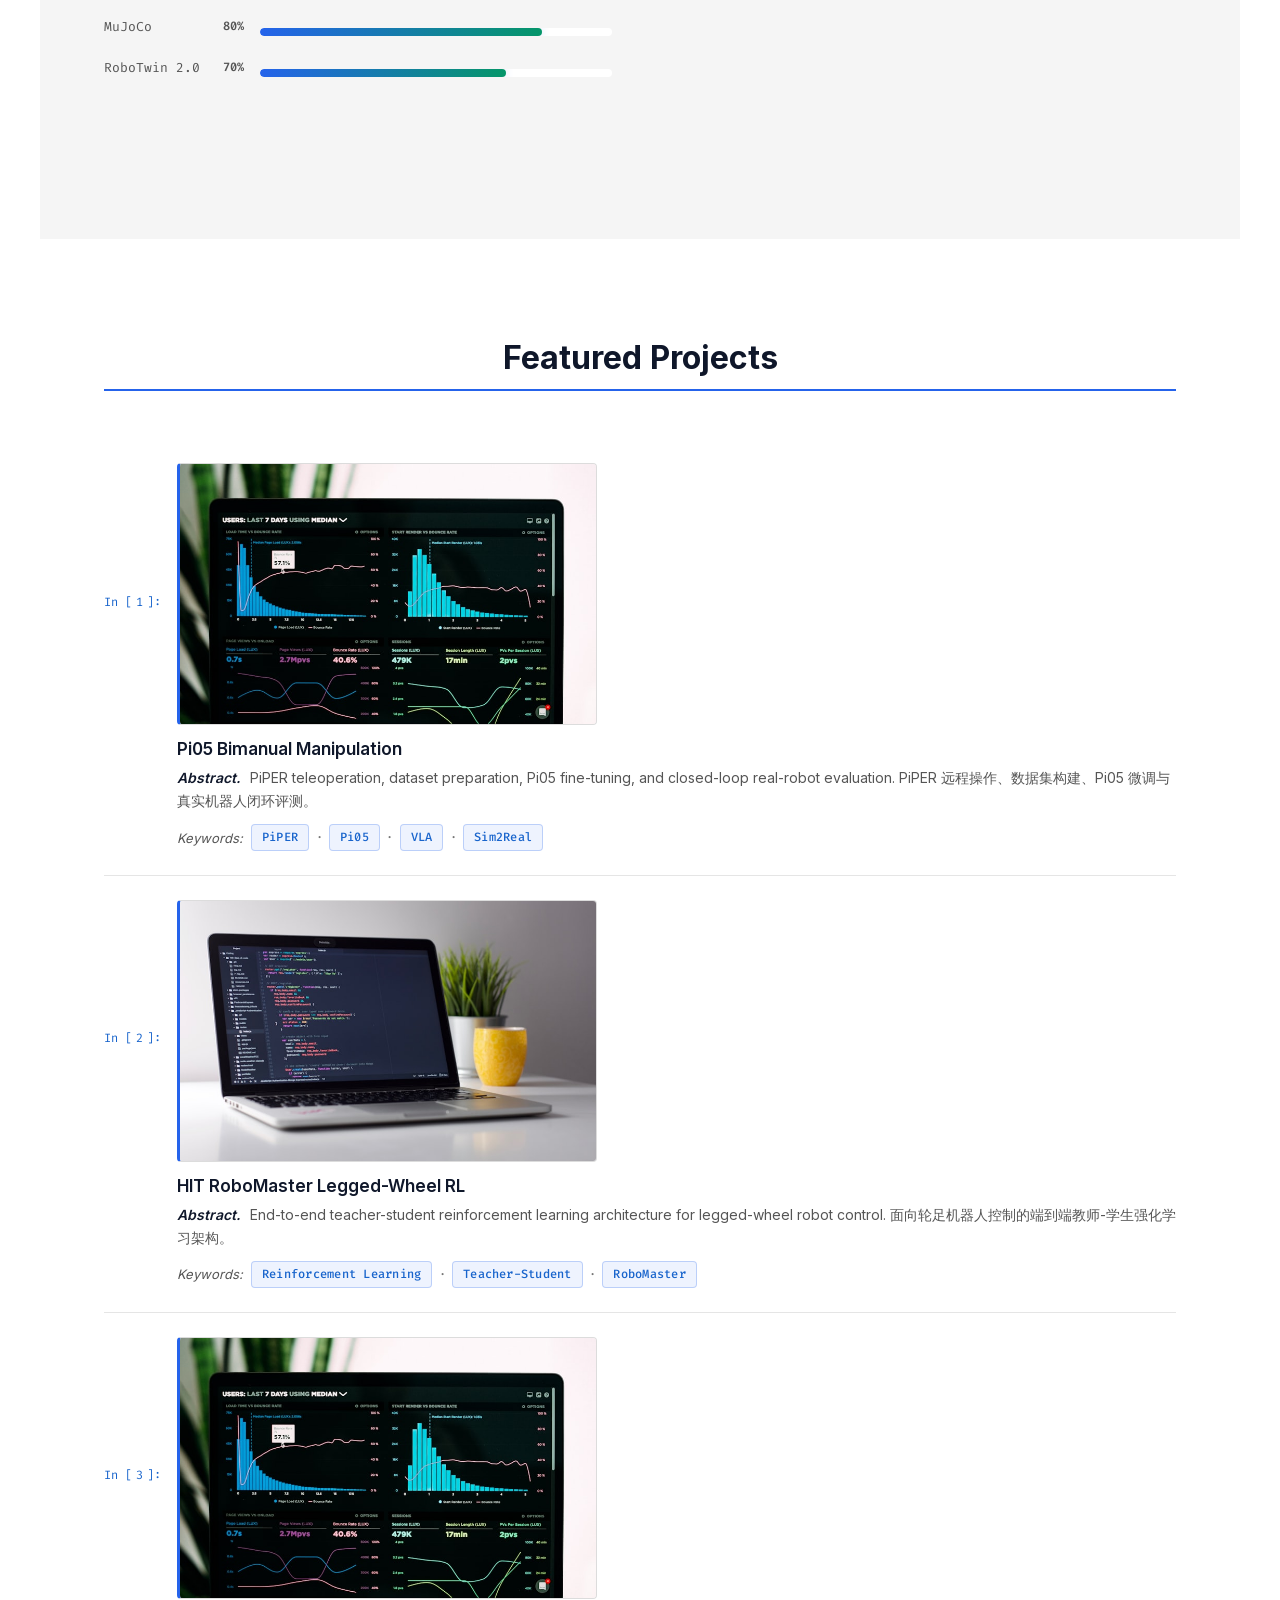
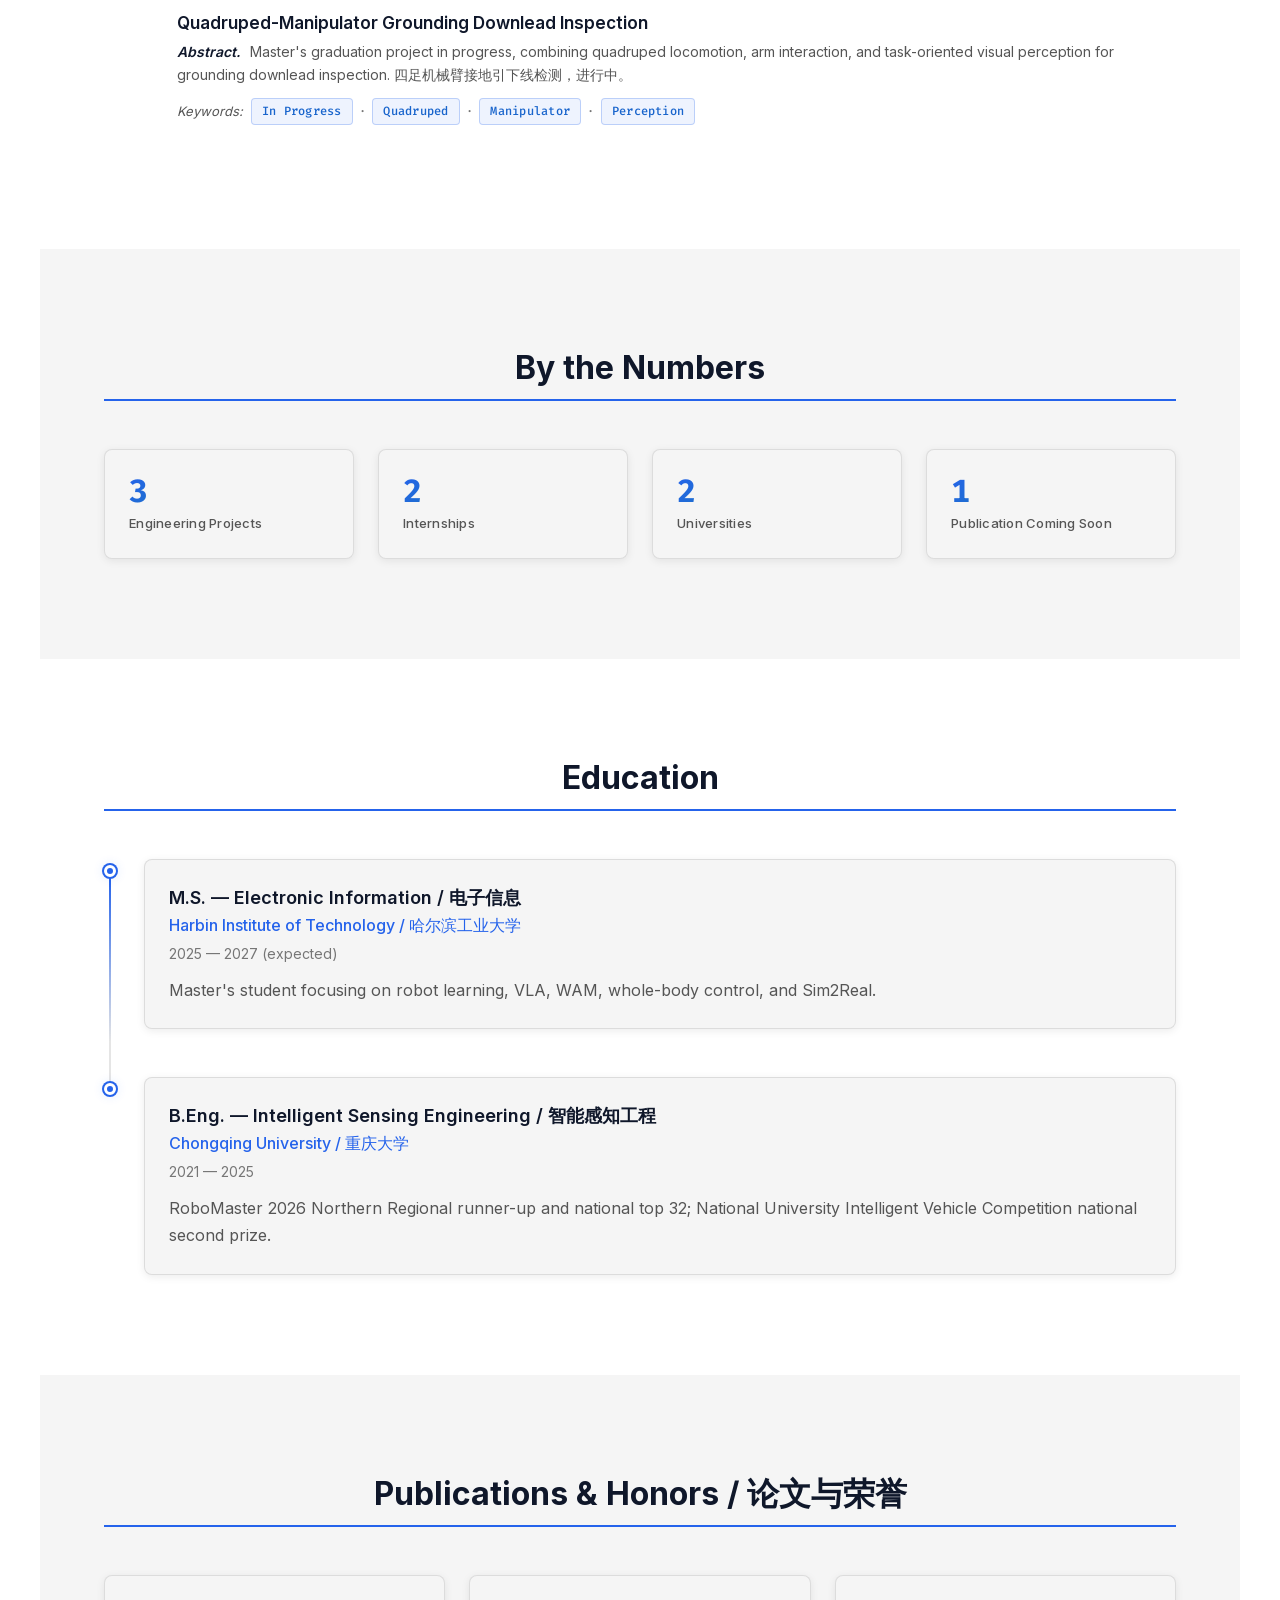
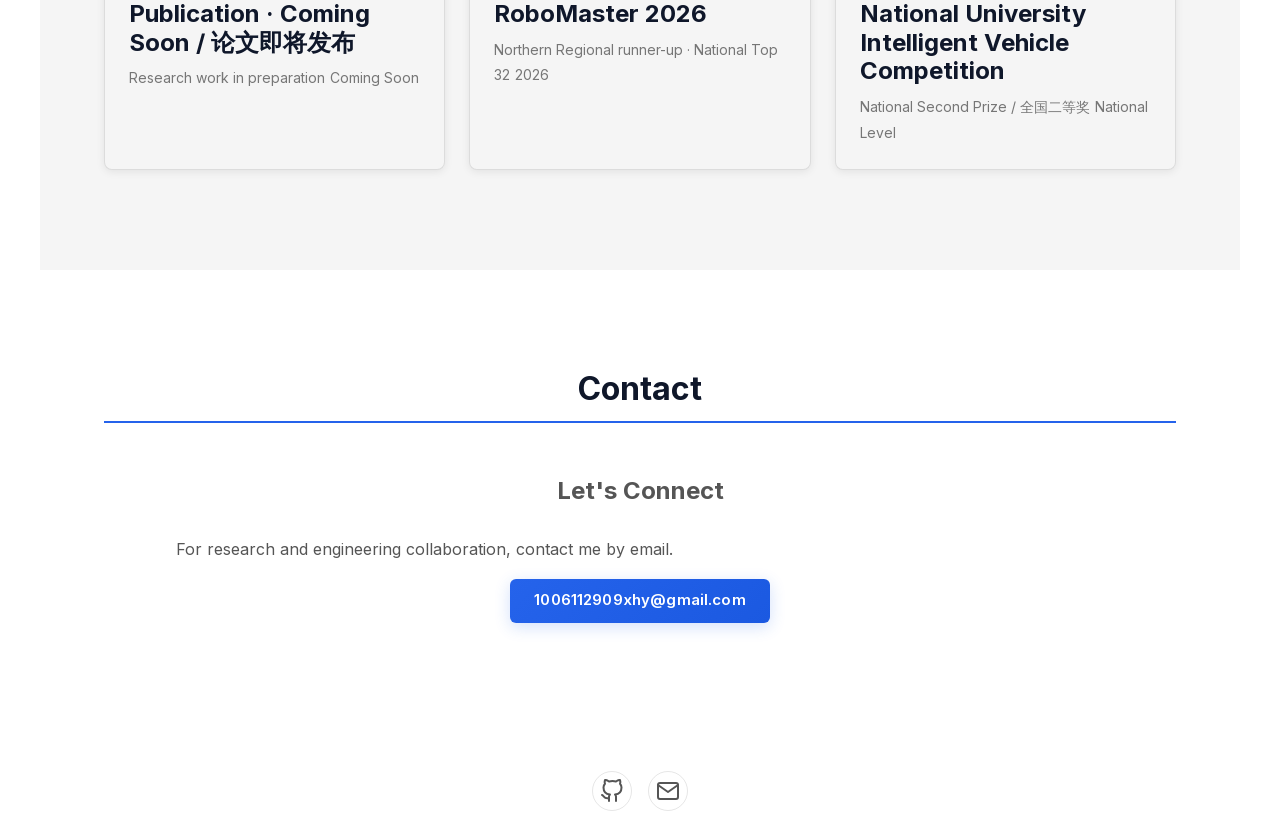
<file: compare/animfolio/index.html>
<!DOCTYPE html>
<html lang="en">
<head>
<meta charset="utf-8">
<meta name="viewport" content="width=device-width, initial-scale=1">
<title>Haoyan Xu · 许颢严 | Robotics Portfolio</title>
<meta name="description" content="Haoyan Xu — VLA Algorithm Intern working on robot learning, WAM, and Sim2Real.">
<style>
@font-face { font-family: 'Inter'; font-style: normal; font-weight: 300 700; font-display: swap; src: url('./assets/fonts/inter-latin.woff2') format('woff2'); }
@font-face { font-family: 'Fira Code'; font-style: normal; font-weight: 300 700; font-display: swap; src: url('./assets/fonts/fira-code-latin.woff2') format('woff2'); }

/*# sourceURL=animfolio-fonts-local-inline-css */
</style>
<link rel="stylesheet" href="./assets/css/animfolio-base.css">
<link rel="stylesheet" href="./assets/css/animfolio-animations.css">
<link rel="stylesheet" href="./assets/css/animfolio-nav.css">
<link rel="stylesheet" href="./assets/css/animfolio-contact.css">
<link rel="stylesheet" href="./assets/css/animfolio-gallery.css">
<link rel="stylesheet" href="./assets/css/animfolio-qr.css">
<link rel="stylesheet" href="./assets/css/animfolio-print.css" media="print">
<link rel="stylesheet" href="./assets/css/format.css">
<style id="animfolio-theme-vars">
.animfolio-container {
	--animfolio-accent: #2563EB !important;
	--animfolio-accent-hover: #1b59e1 !important;
	--animfolio-accent-light: rgba(37, 99, 235, 0.1) !important;
	--animfolio-accent-subtle: rgba(37, 99, 235, 0.12) !important;
	--animfolio-accent-shadow: rgba(37, 99, 235, 0.3) !important;
	--animfolio-accent-glow: rgba(37, 99, 235, 0.5) !important;
	--animfolio-secondary: #059669 !important;
	--animfolio-secondary-hover: #008c5f !important;
	--animfolio-secondary-light: rgba(5, 150, 105, 0.1) !important;
	--animfolio-on-accent: #ffffff !important;
	--animfolio-on-secondary: #14110f !important;
	--animfolio-bg: #0c0f1a;
	--animfolio-bg-secondary: #f8fafc;
	--animfolio-bg-tertiary: #1e1e1e;
	--animfolio-text: #e2e8f0;
	--animfolio-text-secondary: #a0a0a0;
	--animfolio-text-muted: #8a8a8a;
	--animfolio-border: rgba(255, 255, 255, 0.1);
	--animfolio-border-strong: rgba(255, 255, 255, 0.2);
	--animfolio-surface: #1a1a1a;
	--animfolio-surface-hover: #222222;
	--animfolio-overlay: rgba(0, 0, 0, 0.75);
	--animfolio-success: #22c55e;
	--animfolio-warning: #f59e0b;
	--animfolio-error: #ef4444;
	--animfolio-info: #3b82f6;
	--animfolio-font-heading: 'Inter', -apple-system, BlinkMacSystemFont, sans-serif;
	--animfolio-font-body: 'Inter', -apple-system, BlinkMacSystemFont, sans-serif;
	--animfolio-font-mono: 'Fira Code', 'Fira Code', 'Consolas', monospace;
	--animfolio-font-size-base: 16px;
	--animfolio-font-size-h1: clamp(2.5rem, 5vw, 4rem);
	--animfolio-font-size-h2: clamp(1.75rem, 3.5vw, 2.5rem);
	--animfolio-font-size-h3: 1.5rem;
	--animfolio-font-size-h4: 1.25rem;
	--animfolio-font-weight-bold: 700;
	--animfolio-font-weight-medium: 500;
	--animfolio-line-height: 1.6;
	--animfolio-letter-spacing: 0em;
	--animfolio-container-width: 1200px;
	--animfolio-section-spacing: 100px;
	--animfolio-radius: 12px;
	--animfolio-radius-sm: 6px;
	--animfolio-radius-lg: 16px;
	--animfolio-shadow-sm: 0 1px 2px rgba(0, 0, 0, 0.1);
	--animfolio-shadow-md: 0 4px 12px rgba(0, 0, 0, 0.15);
	--animfolio-shadow-lg: 0 10px 30px rgba(0, 0, 0, 0.2);
	--animfolio-shadow-xl: 0 20px 50px rgba(0, 0, 0, 0.3);
	--animfolio-duration: 0.6s;
	--animfolio-delay: 0s;
	--animfolio-easing: cubic-bezier(0.4, 0, 0.2, 1);
	--animfolio-easing-bounce: cubic-bezier(0.34, 1.56, 0.64, 1);
	--animfolio-stagger: 0.1s;
	--animfolio-transition-fast: 150ms ease;
	--animfolio-transition-normal: 300ms ease;
	--animfolio-transition-slow: 500ms ease;
	--animfolio-z-base: 1;
	--animfolio-z-dropdown: 100;
	--animfolio-z-sticky: 200;
	--animfolio-z-nav: 300;
	--animfolio-z-modal: 400;
	--animfolio-z-lightbox: 500;
	--animfolio-z-tooltip: 600;
	--animfolio-z-cursor: 700;
}
.animfolio-container--light, .animfolio-container[data-animfolio-scheme="light"] {
	--animfolio-bg: #ffffff;
	--animfolio-bg-secondary: #f5f5f5;
	--animfolio-bg-tertiary: #ebebeb;
	--animfolio-text: #0f172a;
	--animfolio-text-secondary: #555555;
	--animfolio-text-muted: #767676;
	--animfolio-border: rgba(0, 0, 0, 0.1);
	--animfolio-border-strong: rgba(0, 0, 0, 0.2);
	--animfolio-surface: #ffffff;
	--animfolio-surface-hover: #f9f9f9;
	--animfolio-overlay: rgba(0, 0, 0, 0.5);
	--animfolio-shadow-sm: 0 1px 2px rgba(0, 0, 0, 0.05);
	--animfolio-shadow-md: 0 4px 12px rgba(0, 0, 0, 0.08);
	--animfolio-shadow-lg: 0 10px 30px rgba(0, 0, 0, 0.1);
	--animfolio-shadow-xl: 0 20px 50px rgba(0, 0, 0, 0.15);
	--animfolio-accent-light: rgba(37, 99, 235, 0.08) !important;
	--animfolio-accent-subtle: rgba(37, 99, 235, 0.05) !important;
	--animfolio-accent-shadow: rgba(37, 99, 235, 0.2) !important;
	--animfolio-accent-glow: rgba(37, 99, 235, 0.15) !important;
	--animfolio-on-accent: #ffffff !important;
	--animfolio-on-secondary: #14110f !important;
}
@media (prefers-color-scheme: light) {
	.animfolio-container--auto {
		--animfolio-bg: #ffffff;
		--animfolio-bg-secondary: #f5f5f5;
		--animfolio-bg-tertiary: #ebebeb;
		--animfolio-text: #0f172a;
		--animfolio-text-secondary: #555555;
		--animfolio-text-muted: #767676;
		--animfolio-border: rgba(0, 0, 0, 0.1);
		--animfolio-border-strong: rgba(0, 0, 0, 0.2);
		--animfolio-surface: #ffffff;
		--animfolio-surface-hover: #f9f9f9;
		--animfolio-overlay: rgba(0, 0, 0, 0.5);
		--animfolio-shadow-sm: 0 1px 2px rgba(0, 0, 0, 0.05);
		--animfolio-shadow-md: 0 4px 12px rgba(0, 0, 0, 0.08);
		--animfolio-shadow-lg: 0 10px 30px rgba(0, 0, 0, 0.1);
		--animfolio-shadow-xl: 0 20px 50px rgba(0, 0, 0, 0.15);
		--animfolio-accent-light: rgba(37, 99, 235, 0.08) !important;
		--animfolio-accent-subtle: rgba(37, 99, 235, 0.05) !important;
		--animfolio-accent-shadow: rgba(37, 99, 235, 0.2) !important;
		--animfolio-accent-glow: rgba(37, 99, 235, 0.15) !important;
		--animfolio-on-accent: #ffffff !important;
		--animfolio-on-secondary: #14110f !important;
	}
}

.animfolio-container *,.animfolio-container *::before,.animfolio-container *::after{box-sizing:border-box}html{scroll-behavior:smooth;-webkit-font-smoothing:antialiased;-moz-osx-font-smoothing:grayscale}body{margin:0;padding:0;background:#ffffff;color:#0f172a;font-family:var(--animfolio-font-body,'Inter',-apple-system,BlinkMacSystemFont,'Segoe UI',sans-serif);font-size:var(--animfolio-font-size-base,16px);line-height:var(--animfolio-line-height,1.6);overflow-x:hidden}body.admin-bar{padding-top:32px}body.admin-bar .animfolio-nav--sticky{top:32px}@media screen and (max-width:782px){body.admin-bar{padding-top:46px}body.admin-bar .animfolio-nav--sticky{top:46px}}.wp-site-blocks,.entry-content,.page-content,.post-content{all:unset;display:block}
/*# sourceURL=animfolio-base-inline-css */
</style>
<script>
document.documentElement.className+=" animfolio-js";(function(){function r(){if(window.animfolio&&window.animfolio._initialized){return;}var e=document.querySelectorAll("[data-animfolio-animate]:not(.animfolio-visible),.animfolio-stagger__item:not(.animfolio-visible)");for(var i=0;i<e.length;i++){e[i].classList.add("animfolio-visible");}}if(document.readyState==="complete"){setTimeout(r,1500);}else{window.addEventListener("load",function(){setTimeout(r,1500);});}setTimeout(r,4000);})();
//# sourceURL=animfolio-failsafe-js-after
</script>
</head>
<body>
<!-- ============================================================
     CONFIG — set your email for the contact form (FormSubmit.co).
     First submission emails you a one-time confirmation link; click it
     once and every message afterwards lands in your inbox. See README.
     ============================================================ -->
<script>window.ANIMFOLIO_CONTACT_EMAIL = "";</script>

<div class="animfolio-container animfolio-container--light animfolio-container--format-07 animfolio-container--one-page" data-animfolio-scheme="light" data-animfolio-format="format-07-data-scientist" data-animfolio-intensity="medium"><a href="#hero" class="animfolio-skip-link">Skip to main content</a><nav class="animfolio-nav animfolio-nav--horizontal animfolio-nav--sticky" role="navigation" aria-label="Portfolio navigation"><a href="#hero" class="animfolio-nav__logo">Haoyan Xu · 许颢严</a><button class="animfolio-nav__toggle" aria-expanded="false" aria-controls="animfolio-nav-menu" aria-label="Toggle navigation"><span class="animfolio-nav__toggle-bar" aria-hidden="true"></span><span class="animfolio-nav__toggle-bar" aria-hidden="true"></span><span class="animfolio-nav__toggle-bar" aria-hidden="true"></span></button><ul class="animfolio-nav__list" id="animfolio-nav-menu"><li class="animfolio-nav__item"><a href="#hero" class="animfolio-nav__link" data-animfolio-section="hero">Home</a></li><li class="animfolio-nav__item"><a href="#about" class="animfolio-nav__link" data-animfolio-section="about">About</a></li><li class="animfolio-nav__item"><a href="#experience" class="animfolio-nav__link" data-animfolio-section="experience">Experience</a></li><li class="animfolio-nav__item"><a href="#skills" class="animfolio-nav__link" data-animfolio-section="skills">Skills</a></li><li class="animfolio-nav__item"><a href="#projects" class="animfolio-nav__link" data-animfolio-section="projects">Projects</a></li><li class="animfolio-nav__item"><a href="#stats" class="animfolio-nav__link" data-animfolio-section="stats">Stats</a></li><li class="animfolio-nav__item"><a href="#education" class="animfolio-nav__link" data-animfolio-section="education">Education</a></li><li class="animfolio-nav__item"><a href="#achievements" class="animfolio-nav__link" data-animfolio-section="achievements">Achievements</a></li><li class="animfolio-nav__item"><a href="#contact" class="animfolio-nav__link" data-animfolio-section="contact">Contact</a></li></ul><button class="animfolio-theme-toggle" aria-label="Toggle dark mode"><span class="animfolio-theme-toggle__icon animfolio-theme-toggle__icon--sun" aria-hidden="true"><svg width="20" height="20" viewBox="0 0 24 24" fill="none" stroke="currentColor" stroke-width="2" stroke-linecap="round" stroke-linejoin="round"><circle cx="12" cy="12" r="5"></circle><line x1="12" y1="1" x2="12" y2="3"></line><line x1="12" y1="21" x2="12" y2="23"></line><line x1="4.22" y1="4.22" x2="5.64" y2="5.64"></line><line x1="18.36" y1="18.36" x2="19.78" y2="19.78"></line><line x1="1" y1="12" x2="3" y2="12"></line><line x1="21" y1="12" x2="23" y2="12"></line><line x1="4.22" y1="19.78" x2="5.64" y2="18.36"></line><line x1="18.36" y1="5.64" x2="19.78" y2="4.22"></line></svg></span><span class="animfolio-theme-toggle__icon animfolio-theme-toggle__icon--moon" aria-hidden="true"><svg width="20" height="20" viewBox="0 0 24 24" fill="none" stroke="currentColor" stroke-width="2" stroke-linecap="round" stroke-linejoin="round"><path d="M21 12.79A9 9 0 1111.21 3 7 7 0 0021 12.79z"></path></svg></span></button></nav><section id="hero" class="animfolio-section animfolio-section--hero animfolio-section--align-center" data-animfolio-section="hero"><div class="animfolio-inner">
<div class="animfolio-hero">
	<div class="animfolio-hero__content">
		
					<h1 class="animfolio-hero__name" data-animfolio-animate="fade-up">Haoyan Xu · 许颢严</h1>
		
					<h2 class="animfolio-hero__title" data-animfolio-animate="fade-up" data-animfolio-delay="0.1">VLA Algorithm Intern</h2>
		
					<div class="animfolio-hero__subtitle animfolio-hero__typed" data-animfolio-typed="[&quot;Building robot learning systems for real-world execution.&quot;,&quot;VLA. WAM. Whole-body control.&quot;,&quot;From simulation to real robots.&quot;]" data-animfolio-animate="fade-up" data-animfolio-delay="0.2">Building robot learning systems for real-world execution.</div>
		
					<div class="animfolio-hero__cta" data-animfolio-animate="fade-up" data-animfolio-delay="0.3">
									<a href="#projects" class="animfolio-button animfolio-button--primary animfolio-hero__cta-primary">
						View My Work					</a>
									<a href="#contact" class="animfolio-button animfolio-button--secondary animfolio-hero__cta-secondary">
						Get In Touch					</a>
											</div>
		
					<div class="animfolio-hero__social animfolio-social-icons animfolio-social-icons--outline" data-animfolio-animate="fade-up" data-animfolio-delay="0.4">
														<a href="https://github.com/xu-haoyan" target="_blank" rel="noopener noreferrer" aria-label="Github">
							<svg xmlns="http://www.w3.org/2000/svg" width="24" height="24" viewBox="0 0 24 24" fill="none" stroke="currentColor" stroke-width="2" stroke-linecap="round" stroke-linejoin="round" aria-hidden="true"><path d="M9 19c-5 1.5-5-2.5-7-3m14 6v-3.87a3.37 3.37 0 0 0-.94-2.61c3.14-.35 6.44-1.54 6.44-7A5.44 5.44 0 0 0 20 4.77 5.07 5.07 0 0 0 19.91 1S18.73.65 16 2.48a13.38 13.38 0 0 0-7 0C6.27.65 5.09 1 5.09 1A5.07 5.07 0 0 0 5 4.77a5.44 5.44 0 0 0-1.5 3.78c0 5.42 3.3 6.61 6.44 7A3.37 3.37 0 0 0 9 18.13V22"></path></svg>							<span class="animfolio-social__label">Github</span>
						</a>
															<a href="mailto:1006112909xhy@gmail.com" target="_blank" rel="noopener noreferrer" aria-label="Email">
							<svg xmlns="http://www.w3.org/2000/svg" width="24" height="24" viewBox="0 0 24 24" fill="none" stroke="currentColor" stroke-width="2" stroke-linecap="round" stroke-linejoin="round" aria-hidden="true"><path d="M4 4h16c1.1 0 2 .9 2 2v12c0 1.1-.9 2-2 2H4c-1.1 0-2-.9-2-2V6c0-1.1.9-2 2-2z"></path><polyline points="22,6 12,13 2,6"></polyline></svg>							<span class="animfolio-social__label">Email</span>
						</a>
							</div>
		
			</div>
</div>
</div><!-- .animfolio-inner --></section><section id="about" class="animfolio-section animfolio-section--about animfolio-section--align-center" data-animfolio-section="about"><div class="animfolio-inner"><div class="animfolio-section__header"><h2 class="animfolio-section__title">About</h2></div><div class="animfolio-about" data-animfolio-animate="fade-up">
				<div class="animfolio-about__bio">I am a master's student in Electronic Information at Harbin Institute of Technology and a VLA Algorithm Intern at Roboparty. My work focuses on bimanual manipulation, humanoid whole-body control, WAM, and Sim2Real. 我目前就读于哈尔滨工业大学电子信息专业硕士，并在 Roboparty 担任 VLA算法实习生。</div>
				<div class="animfolio-about__fun-facts animfolio-stagger" data-animfolio-stagger="0.1">
							<div class="animfolio-about__fun-fact animfolio-stagger__item">
					Robot Learning · 机器人学习				</div>
							<div class="animfolio-about__fun-fact animfolio-stagger__item">
					Vision-Language-Action · 视觉语言动作				</div>
							<div class="animfolio-about__fun-fact animfolio-stagger__item">
					Whole-Body Control · 全身控制				</div>
							<div class="animfolio-about__fun-fact animfolio-stagger__item">
					WAM · Sim2Real				</div>
					</div>
	</div>
</div><!-- .animfolio-inner --></section><section id="experience" class="animfolio-section animfolio-section--experience animfolio-section--align-center" data-animfolio-section="experience"><div class="animfolio-inner"><div class="animfolio-section__header"><h2 class="animfolio-section__title">Experience</h2></div>
<div class="animfolio-timeline animfolio-stagger" data-animfolio-animate="fade-up" data-animfolio-stagger="0.1">
	<div class="animfolio-timeline__line"></div>

					<div class="animfolio-timeline__item animfolio-stagger__item" data-animfolio-animate="fade-up" data-animfolio-delay="0.0">
			<div class="animfolio-timeline__dot"></div>
			<div class="animfolio-timeline__content animfolio-card animfolio-card--bordered">
								<div class="animfolio-timeline__role">VLA Algorithm Intern / VLA算法实习生</div>
				<div class="animfolio-timeline__company">Roboparty</div>
				<div class="animfolio-timeline__date">
					Jun 2026 — Present											· 									</div>
									<div class="animfolio-timeline__description">Working on JEPA-WAM, GR00T, PiPER, whole-body control, and Sim2Real deployment across training, simulation, policy inference, and real-robot execution.</div>
													<div class="animfolio-timeline__tags animfolio-card__tags">
													<span class="animfolio-card__tag">Python</span>
													<span class="animfolio-card__tag">XGBoost</span>
													<span class="animfolio-card__tag">MLOps</span>
													<span class="animfolio-card__tag">FastAPI</span>
													<span class="animfolio-card__tag">AWS SageMaker</span>
											</div>
							</div>
		</div>
					<div class="animfolio-timeline__item animfolio-stagger__item" data-animfolio-animate="fade-up" data-animfolio-delay="0.1">
			<div class="animfolio-timeline__dot"></div>
			<div class="animfolio-timeline__content animfolio-card animfolio-card--bordered">
								<div class="animfolio-timeline__role">Research Intern</div>
				<div class="animfolio-timeline__company">VLA Training & Sim2Real</div>
				<div class="animfolio-timeline__date">
					Apr 2026 — May 2026											· 									</div>
									<div class="animfolio-timeline__description">Built dual-arm data collection and trajectory processing pipelines, adapted Pi05 observation/action spaces, and evaluated closed-loop execution on real robots.</div>
													<div class="animfolio-timeline__tags animfolio-card__tags">
													<span class="animfolio-card__tag">Python</span>
													<span class="animfolio-card__tag">Prophet</span>
													<span class="animfolio-card__tag">Apache Kafka</span>
													<span class="animfolio-card__tag">MuJoCo</span>
													<span class="animfolio-card__tag">ROS 2</span>
											</div>
							</div>
		</div>
					<div class="animfolio-timeline__item animfolio-stagger__item" data-animfolio-animate="fade-up" data-animfolio-delay="0.2">
			<div class="animfolio-timeline__dot"></div>
			<div class="animfolio-timeline__content animfolio-card animfolio-card--bordered">
								<div class="animfolio-timeline__role">RoboMaster Team Member</div>
				<div class="animfolio-timeline__company">HIT RoboMaster</div>
				<div class="animfolio-timeline__date">
					2025 — Present											· 									</div>
									<div class="animfolio-timeline__description">Developing an end-to-end teacher-student reinforcement learning architecture for legged-wheel robot control.</div>
													<div class="animfolio-timeline__tags animfolio-card__tags">
													<span class="animfolio-card__tag">PyTorch</span>
													<span class="animfolio-card__tag">Hugging Face</span>
													<span class="animfolio-card__tag">GR00T / PiPER</span>
													<span class="animfolio-card__tag">Research</span>
											</div>
							</div>
		</div>
	</div>
</div><!-- .animfolio-inner --></section><section id="skills" class="animfolio-section animfolio-section--skills animfolio-section--align-center" data-animfolio-section="skills"><div class="animfolio-inner"><div class="animfolio-section__header"><h2 class="animfolio-section__title">Skills</h2></div>
<div class="animfolio-skills animfolio-skills--bars" data-animfolio-animate="fade-up">

			<!-- Progress Bars -->
					<div class="animfolio-grid animfolio-grid--2 animfolio-stagger" data-animfolio-stagger="0.1">
									<div class="animfolio-skills__category animfolio-stagger__item">
						<h3 class="animfolio-skills__category-title">Languages &amp; Systems</h3>
						<div class="animfolio-skills__list">
															<div class="animfolio-skills__item">
									<div class="animfolio-skills__label">
										<span>Python</span>
										<span class="animfolio-skills__value">95%</span>
									</div>
									<div class="animfolio-skills__bar">
										<div class="animfolio-skills__bar-fill" style="width: 95%"></div>
									</div>
								</div>
															<div class="animfolio-skills__item">
									<div class="animfolio-skills__label">
										<span>C++</span>
										<span class="animfolio-skills__value">85%</span>
									</div>
									<div class="animfolio-skills__bar">
										<div class="animfolio-skills__bar-fill" style="width: 85%"></div>
									</div>
								</div>
															<div class="animfolio-skills__item">
									<div class="animfolio-skills__label">
										<span>ROS 2</span>
										<span class="animfolio-skills__value">90%</span>
									</div>
									<div class="animfolio-skills__bar">
										<div class="animfolio-skills__bar-fill" style="width: 90%"></div>
									</div>
								</div>
															<div class="animfolio-skills__item">
									<div class="animfolio-skills__label">
										<span>Linux / Docker</span>
										<span class="animfolio-skills__value">92%</span>
									</div>
									<div class="animfolio-skills__bar">
										<div class="animfolio-skills__bar-fill" style="width: 92%"></div>
									</div>
								</div>
													</div>
					</div>
									<div class="animfolio-skills__category animfolio-stagger__item">
						<h3 class="animfolio-skills__category-title">Robot Learning</h3>
						<div class="animfolio-skills__list">
															<div class="animfolio-skills__item">
									<div class="animfolio-skills__label">
										<span>PyTorch</span>
										<span class="animfolio-skills__value">85%</span>
									</div>
									<div class="animfolio-skills__bar">
										<div class="animfolio-skills__bar-fill" style="width: 85%"></div>
									</div>
								</div>
															<div class="animfolio-skills__item">
									<div class="animfolio-skills__label">
										<span>VLA / WAM</span>
										<span class="animfolio-skills__value">90%</span>
									</div>
									<div class="animfolio-skills__bar">
										<div class="animfolio-skills__bar-fill" style="width: 90%"></div>
									</div>
								</div>
															<div class="animfolio-skills__item">
									<div class="animfolio-skills__label">
										<span>GR00T / PiPER</span>
										<span class="animfolio-skills__value">78%</span>
									</div>
									<div class="animfolio-skills__bar">
										<div class="animfolio-skills__bar-fill" style="width: 78%"></div>
									</div>
								</div>
															<div class="animfolio-skills__item">
									<div class="animfolio-skills__label">
										<span>Sim2Real</span>
										<span class="animfolio-skills__value">72%</span>
									</div>
									<div class="animfolio-skills__bar">
										<div class="animfolio-skills__bar-fill" style="width: 72%"></div>
									</div>
								</div>
													</div>
					</div>
									<div class="animfolio-skills__category animfolio-stagger__item">
						<h3 class="animfolio-skills__category-title">Simulation</h3>
						<div class="animfolio-skills__list">
															<div class="animfolio-skills__item">
									<div class="animfolio-skills__label">
										<span>Isaac Lab / Isaac Sim</span>
										<span class="animfolio-skills__value">90%</span>
									</div>
									<div class="animfolio-skills__bar">
										<div class="animfolio-skills__bar-fill" style="width: 90%"></div>
									</div>
								</div>
															<div class="animfolio-skills__item">
									<div class="animfolio-skills__label">
										<span>MuJoCo</span>
										<span class="animfolio-skills__value">80%</span>
									</div>
									<div class="animfolio-skills__bar">
										<div class="animfolio-skills__bar-fill" style="width: 80%"></div>
									</div>
								</div>
															<div class="animfolio-skills__item">
									<div class="animfolio-skills__label">
										<span>RoboTwin 2.0</span>
										<span class="animfolio-skills__value">70%</span>
									</div>
									<div class="animfolio-skills__bar">
										<div class="animfolio-skills__bar-fill" style="width: 70%"></div>
									</div>
								</div>
													</div>
					</div>
							</div>
		
	
	</div>
</div><!-- .animfolio-inner --></section><section id="projects" class="animfolio-section animfolio-section--projects animfolio-section--align-center" data-animfolio-section="projects"><div class="animfolio-inner"><div class="animfolio-section__header"><h2 class="animfolio-section__title">Featured Projects</h2></div>
<div class="animfolio-f07-projects animfolio-stagger" data-animfolio-stagger="0.12">
	<article class="animfolio-project animfolio-project--notebook animfolio-stagger__item">
		<span class="animfolio-f07-cell-badge animfolio-project__cell" aria-hidden="true">1</span>
		<img src="./assets/images/project-dashboard.jpg" alt="Pi05 Bimanual Manipulation preview" class="animfolio-project__thumb" width="640" height="360" loading="lazy" decoding="async">
		<h3 class="animfolio-project__title">Pi05 Bimanual Manipulation</h3>
		<div class="animfolio-project__abstract animfolio-project__citation"><span class="animfolio-project__abstract-label" aria-hidden="true">Abstract.</span> PiPER teleoperation, dataset preparation, Pi05 fine-tuning, and closed-loop real-robot evaluation. PiPER 远程操作、数据集构建、Pi05 微调与真实机器人闭环评测。</div>
		<p class="animfolio-project__keywords"><span class="animfolio-project__keywords-label" aria-hidden="true">Keywords:</span> <span class="animfolio-project__keyword animfolio-card__tag">PiPER</span><span class="animfolio-project__keyword-sep" aria-hidden="true">·</span><span class="animfolio-project__keyword animfolio-card__tag">Pi05</span><span class="animfolio-project__keyword-sep" aria-hidden="true">·</span><span class="animfolio-project__keyword animfolio-card__tag">VLA</span><span class="animfolio-project__keyword-sep" aria-hidden="true">·</span><span class="animfolio-project__keyword animfolio-card__tag">Sim2Real</span></p>
	</article>
	<article class="animfolio-project animfolio-project--notebook animfolio-stagger__item">
		<span class="animfolio-f07-cell-badge animfolio-project__cell" aria-hidden="true">2</span>
		<img src="./assets/images/project-tech.jpg" alt="HIT RoboMaster Legged-Wheel Reinforcement Learning preview" class="animfolio-project__thumb" width="640" height="360" loading="lazy" decoding="async">
		<h3 class="animfolio-project__title">HIT RoboMaster Legged-Wheel RL</h3>
		<div class="animfolio-project__abstract animfolio-project__citation"><span class="animfolio-project__abstract-label" aria-hidden="true">Abstract.</span> End-to-end teacher-student reinforcement learning architecture for legged-wheel robot control. 面向轮足机器人控制的端到端教师-学生强化学习架构。</div>
		<p class="animfolio-project__keywords"><span class="animfolio-project__keywords-label" aria-hidden="true">Keywords:</span> <span class="animfolio-project__keyword animfolio-card__tag">Reinforcement Learning</span><span class="animfolio-project__keyword-sep" aria-hidden="true">·</span><span class="animfolio-project__keyword animfolio-card__tag">Teacher-Student</span><span class="animfolio-project__keyword-sep" aria-hidden="true">·</span><span class="animfolio-project__keyword animfolio-card__tag">RoboMaster</span></p>
	</article>
	<article class="animfolio-project animfolio-project--notebook animfolio-stagger__item">
		<span class="animfolio-f07-cell-badge animfolio-project__cell" aria-hidden="true">3</span>
		<img src="./assets/images/project-dashboard.jpg" alt="Quadruped-Manipulator Grounding Downlead Inspection preview" class="animfolio-project__thumb" width="640" height="360" loading="lazy" decoding="async">
		<h3 class="animfolio-project__title">Quadruped-Manipulator Grounding Downlead Inspection</h3>
		<div class="animfolio-project__abstract animfolio-project__citation"><span class="animfolio-project__abstract-label" aria-hidden="true">Abstract.</span> Master's graduation project in progress, combining quadruped locomotion, arm interaction, and task-oriented visual perception for grounding downlead inspection. 四足机械臂接地引下线检测，进行中。</div>
		<p class="animfolio-project__keywords"><span class="animfolio-project__keywords-label" aria-hidden="true">Keywords:</span> <span class="animfolio-project__keyword animfolio-card__tag">In Progress</span><span class="animfolio-project__keyword-sep" aria-hidden="true">·</span><span class="animfolio-project__keyword animfolio-card__tag">Quadruped</span><span class="animfolio-project__keyword-sep" aria-hidden="true">·</span><span class="animfolio-project__keyword animfolio-card__tag">Manipulator</span><span class="animfolio-project__keyword-sep" aria-hidden="true">·</span><span class="animfolio-project__keyword animfolio-card__tag">Perception</span></p>
	</article>
	</div>
</div><!-- .animfolio-inner --></section><section id="stats" class="animfolio-section animfolio-section--stats animfolio-section--align-center" data-animfolio-section="stats"><div class="animfolio-inner"><div class="animfolio-section__header"><h2 class="animfolio-section__title">By the Numbers</h2></div><div class="animfolio-stats animfolio-stagger" data-animfolio-stagger="0.15">
					<div class="animfolio-stat animfolio-card animfolio-card--bordered animfolio-stagger__item">
			<span class="animfolio-stat__number" data-animfolio-counter="3" data-animfolio-decimals="0" data-animfolio-suffix="" data-animfolio-prefix="">3</span>
			<span class="animfolio-stat__label">Engineering Projects</span>
		</div>
					<div class="animfolio-stat animfolio-card animfolio-card--bordered animfolio-stagger__item">
			<span class="animfolio-stat__number" data-animfolio-counter="2" data-animfolio-decimals="0" data-animfolio-suffix="" data-animfolio-prefix="">2</span>
			<span class="animfolio-stat__label">Internships</span>
		</div>
					<div class="animfolio-stat animfolio-card animfolio-card--bordered animfolio-stagger__item">
			<span class="animfolio-stat__number" data-animfolio-counter="2" data-animfolio-decimals="0" data-animfolio-suffix="" data-animfolio-prefix="">2</span>
			<span class="animfolio-stat__label">Universities</span>
		</div>
					<div class="animfolio-stat animfolio-card animfolio-card--bordered animfolio-stagger__item">
			<span class="animfolio-stat__number" data-animfolio-counter="1" data-animfolio-decimals="0" data-animfolio-suffix="" data-animfolio-prefix="">1</span>
			<span class="animfolio-stat__label">Publication Coming Soon</span>
		</div>
	</div>
</div><!-- .animfolio-inner --></section><section id="education" class="animfolio-section animfolio-section--education animfolio-section--align-center" data-animfolio-section="education"><div class="animfolio-inner"><div class="animfolio-section__header"><h2 class="animfolio-section__title">Education</h2></div>
<div class="animfolio-timeline animfolio-stagger" data-animfolio-animate="fade-up" data-animfolio-stagger="0.1">
	<div class="animfolio-timeline__line"></div>

					<div class="animfolio-timeline__item animfolio-stagger__item" data-animfolio-animate="fade-up" data-animfolio-delay="0.0">
			<div class="animfolio-timeline__dot"></div>
			<div class="animfolio-timeline__content animfolio-card animfolio-card--bordered">
				<div class="animfolio-timeline__role">
					M.S.											— Electronic Information / 电子信息									</div>
				<div class="animfolio-timeline__company">Harbin Institute of Technology / 哈尔滨工业大学</div>
				<div class="animfolio-timeline__date">
					2025 — 2027 (expected)				</div>
									<div class="animfolio-timeline__description">Master's student focusing on robot learning, VLA, WAM, whole-body control, and Sim2Real.</div>
							</div>
		</div>
					<div class="animfolio-timeline__item animfolio-stagger__item" data-animfolio-animate="fade-up" data-animfolio-delay="0.1">
			<div class="animfolio-timeline__dot"></div>
			<div class="animfolio-timeline__content animfolio-card animfolio-card--bordered">
				<div class="animfolio-timeline__role">
					B.Eng.											— Intelligent Sensing Engineering / 智能感知工程									</div>
				<div class="animfolio-timeline__company">Chongqing University / 重庆大学</div>
				<div class="animfolio-timeline__date">
					2021 — 2025				</div>
									<div class="animfolio-timeline__description">RoboMaster 2026 Northern Regional runner-up and national top 32; National University Intelligent Vehicle Competition national second prize.</div>
							</div>
		</div>
	</div>
</div><!-- .animfolio-inner --></section><section id="achievements" class="animfolio-section animfolio-section--achievements animfolio-section--align-center" data-animfolio-section="achievements"><div class="animfolio-inner"><div class="animfolio-section__header"><h2 class="animfolio-section__title">Publications &amp; Honors / 论文与荣誉</h2></div><div class="animfolio-grid animfolio-grid--3 animfolio-stagger" data-animfolio-stagger="0.1">
					<div class="animfolio-card animfolio-card--bordered animfolio-stagger__item">
						<h3 class="animfolio-card__title">Publication · Coming Soon / 论文即将发布</h3>
							<span class="animfolio-card__meta">Research work in preparation</span>
										<span class="animfolio-card__meta">Coming Soon</span>
								</div>
					<div class="animfolio-card animfolio-card--bordered animfolio-stagger__item">
						<h3 class="animfolio-card__title">RoboMaster 2026</h3>
							<span class="animfolio-card__meta">Northern Regional runner-up · National Top 32</span>
										<span class="animfolio-card__meta">2026</span>
								</div>
					<div class="animfolio-card animfolio-card--bordered animfolio-stagger__item">
						<h3 class="animfolio-card__title">National University Intelligent Vehicle Competition</h3>
							<span class="animfolio-card__meta">National Second Prize / 全国二等奖</span>
										<span class="animfolio-card__meta">National Level</span>
								</div>
	</div>
</div><!-- .animfolio-inner --></section><section id="contact" class="animfolio-section animfolio-section--contact animfolio-section--align-center" data-animfolio-section="contact"><div class="animfolio-inner"><div class="animfolio-section__header"><h2 class="animfolio-section__title">Contact</h2></div><div class="animfolio-contact" data-animfolio-animate="fade-up">

			<p class="animfolio-contact__heading">Let's Connect</p>
				<p class="animfolio-contact__description">For research and engineering collaboration, contact me by email.</p>
	
	<p><a class="animfolio-button animfolio-button--primary" href="mailto:1006112909xhy@gmail.com">1006112909xhy@gmail.com</a></p>
</div>
</div><!-- .animfolio-inner --></section><button class="animfolio-back-to-top" aria-label="Back to top"><svg width="20" height="20" viewBox="0 0 20 20" fill="none"><path d="M10 15V5M10 5L5 10M10 5L15 10" stroke="currentColor" stroke-width="2" stroke-linecap="round" stroke-linejoin="round"></path></svg></button><div class="animfolio-progress"><div class="animfolio-progress__bar"></div></div><div class="animfolio-footer-social animfolio-social-icons animfolio-social-icons--outline"><a href="https://github.com/xu-haoyan" target="_blank" rel="noopener noreferrer" aria-label="Github"><svg xmlns="http://www.w3.org/2000/svg" width="24" height="24" viewBox="0 0 24 24" fill="none" stroke="currentColor" stroke-width="2" stroke-linecap="round" stroke-linejoin="round" aria-hidden="true"><path d="M9 19c-5 1.5-5-2.5-7-3m14 6v-3.87a3.37 3.37 0 0 0-.94-2.61c3.14-.35 6.44-1.54 6.44-7A5.44 5.44 0 0 0 20 4.77 5.07 5.07 0 0 0 19.91 1S18.73.65 16 2.48a13.38 13.38 0 0 0-7 0C6.27.65 5.09 1 5.09 1A5.07 5.07 0 0 0 5 4.77a5.44 5.44 0 0 0-1.5 3.78c0 5.42 3.3 6.61 6.44 7A3.37 3.37 0 0 0 9 18.13V22"></path></svg><span class="animfolio-social__label">Github</span></a><a href="mailto:1006112909xhy@gmail.com" target="_blank" rel="noopener noreferrer" aria-label="Email"><svg xmlns="http://www.w3.org/2000/svg" width="24" height="24" viewBox="0 0 24 24" fill="none" stroke="currentColor" stroke-width="2" stroke-linecap="round" stroke-linejoin="round" aria-hidden="true"><path d="M4 4h16c1.1 0 2 .9 2 2v12c0 1.1-.9 2-2 2H4c-1.1 0-2-.9-2-2V6c0-1.1.9-2 2-2z"></path><polyline points="22,6 12,13 2,6"></polyline></svg><span class="animfolio-social__label">Email</span></a></div></div>

<script>
var animfolioSettings = {"animationIntensity":"medium","respectReducedMotion":"1","colorScheme":"light","smoothScroll":"1","scrollBehavior":"smooth","customCursor":"","backToTop":"1","progressBar":"1","darkModeToggle":"1","debugMode":""};
//# sourceURL=animfolio-engine-js-extra
</script>
<script src="./assets/js/wp-shim.js"></script>
<script src="./assets/js/animfolio-engine.js"></script>
<script src="./assets/js/modules/scroll-trigger.js"></script>
<script src="./assets/js/modules/typed-text.js"></script>
<script src="./assets/js/modules/counter.js"></script>
<script src="./assets/js/modules/timeline-draw.js"></script>
<script src="./assets/js/modules/stagger.js"></script>
<script src="./assets/js/modules/parallax.js"></script>
<script src="./assets/js/modules/progress-bar.js"></script>
<script src="./assets/js/modules/smooth-scroll.js"></script>
<script src="./assets/js/modules/theme-toggle.js"></script>
<script src="./assets/js/vendor/qrcode-generator.min.js"></script>
<script src="./assets/js/animfolio-qr.js"></script>
<script src="./assets/js/animfolio-lightbox.js"></script>
<script src="./assets/js/animfolio-casestudy.js"></script>
<script src="./assets/js/format.js"></script>
<script src="./assets/js/animfolio-contact-static.js"></script>
</body>
</html>
</file>
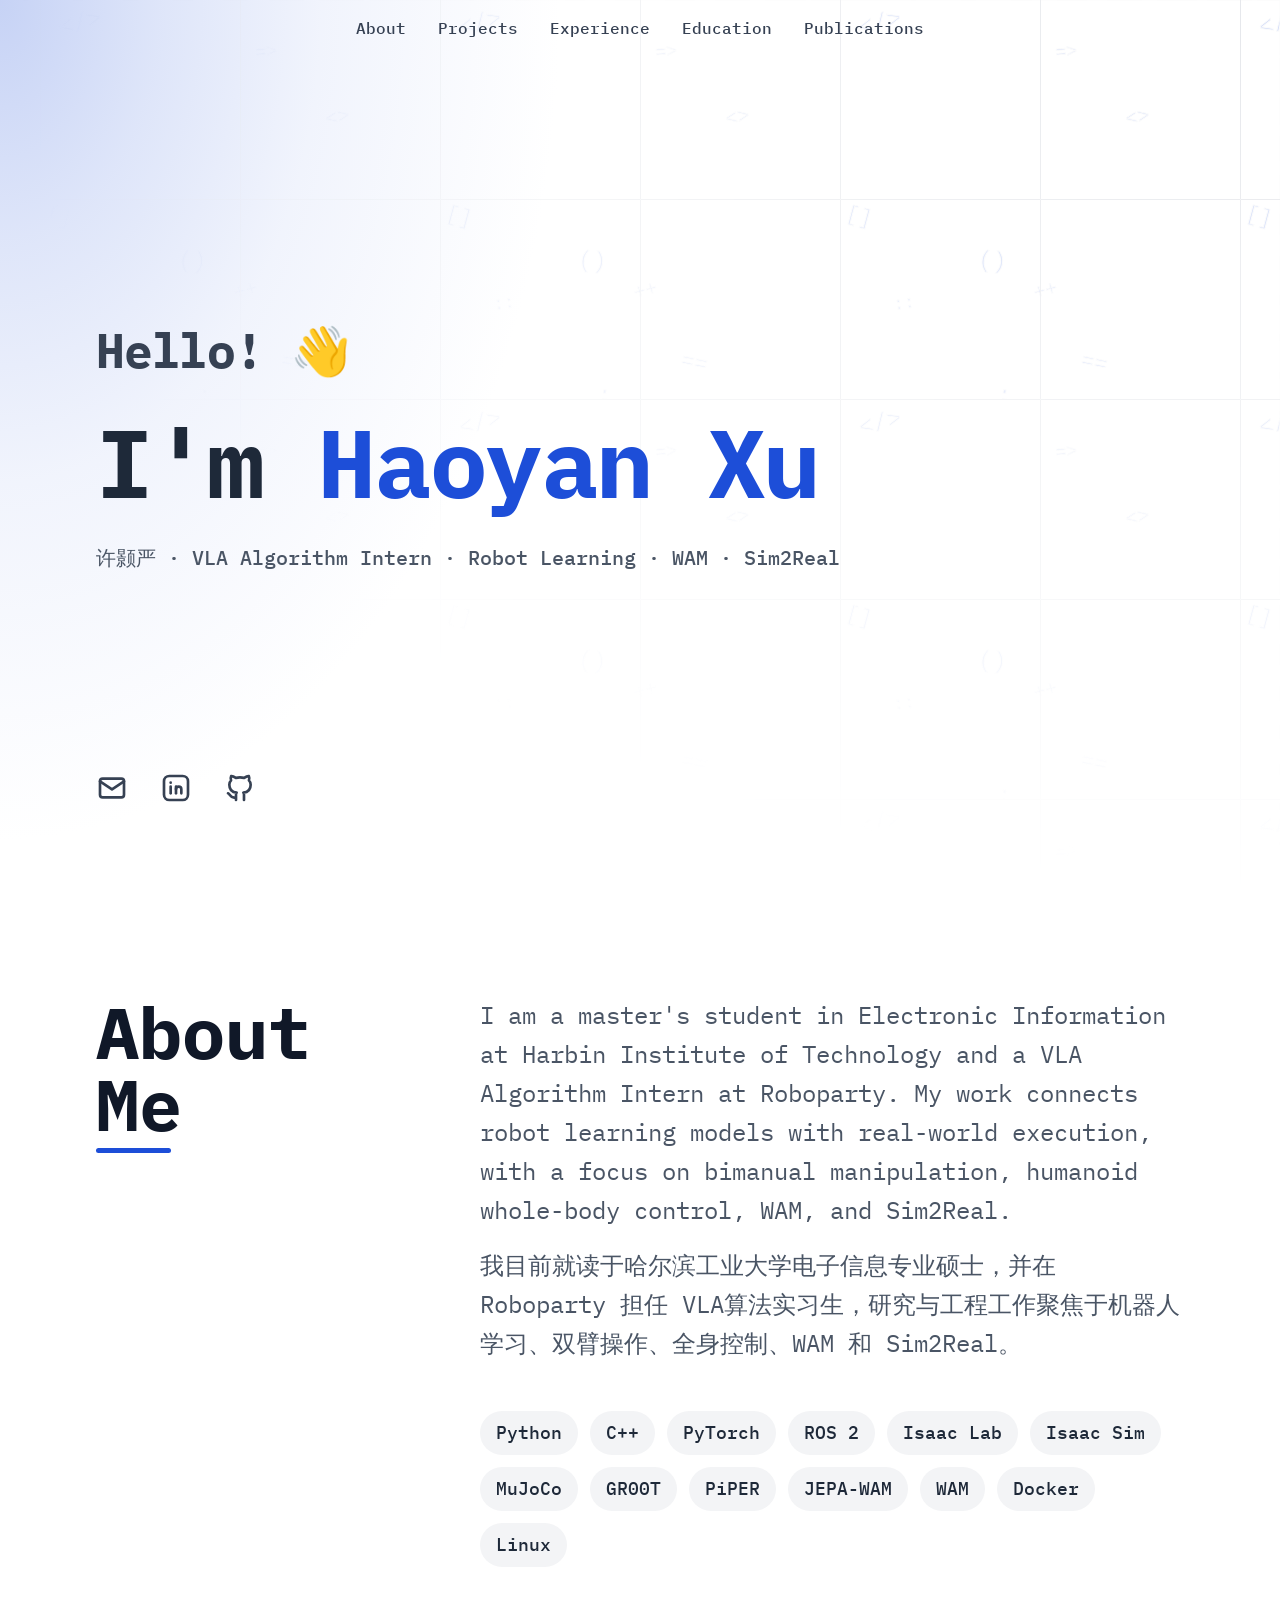
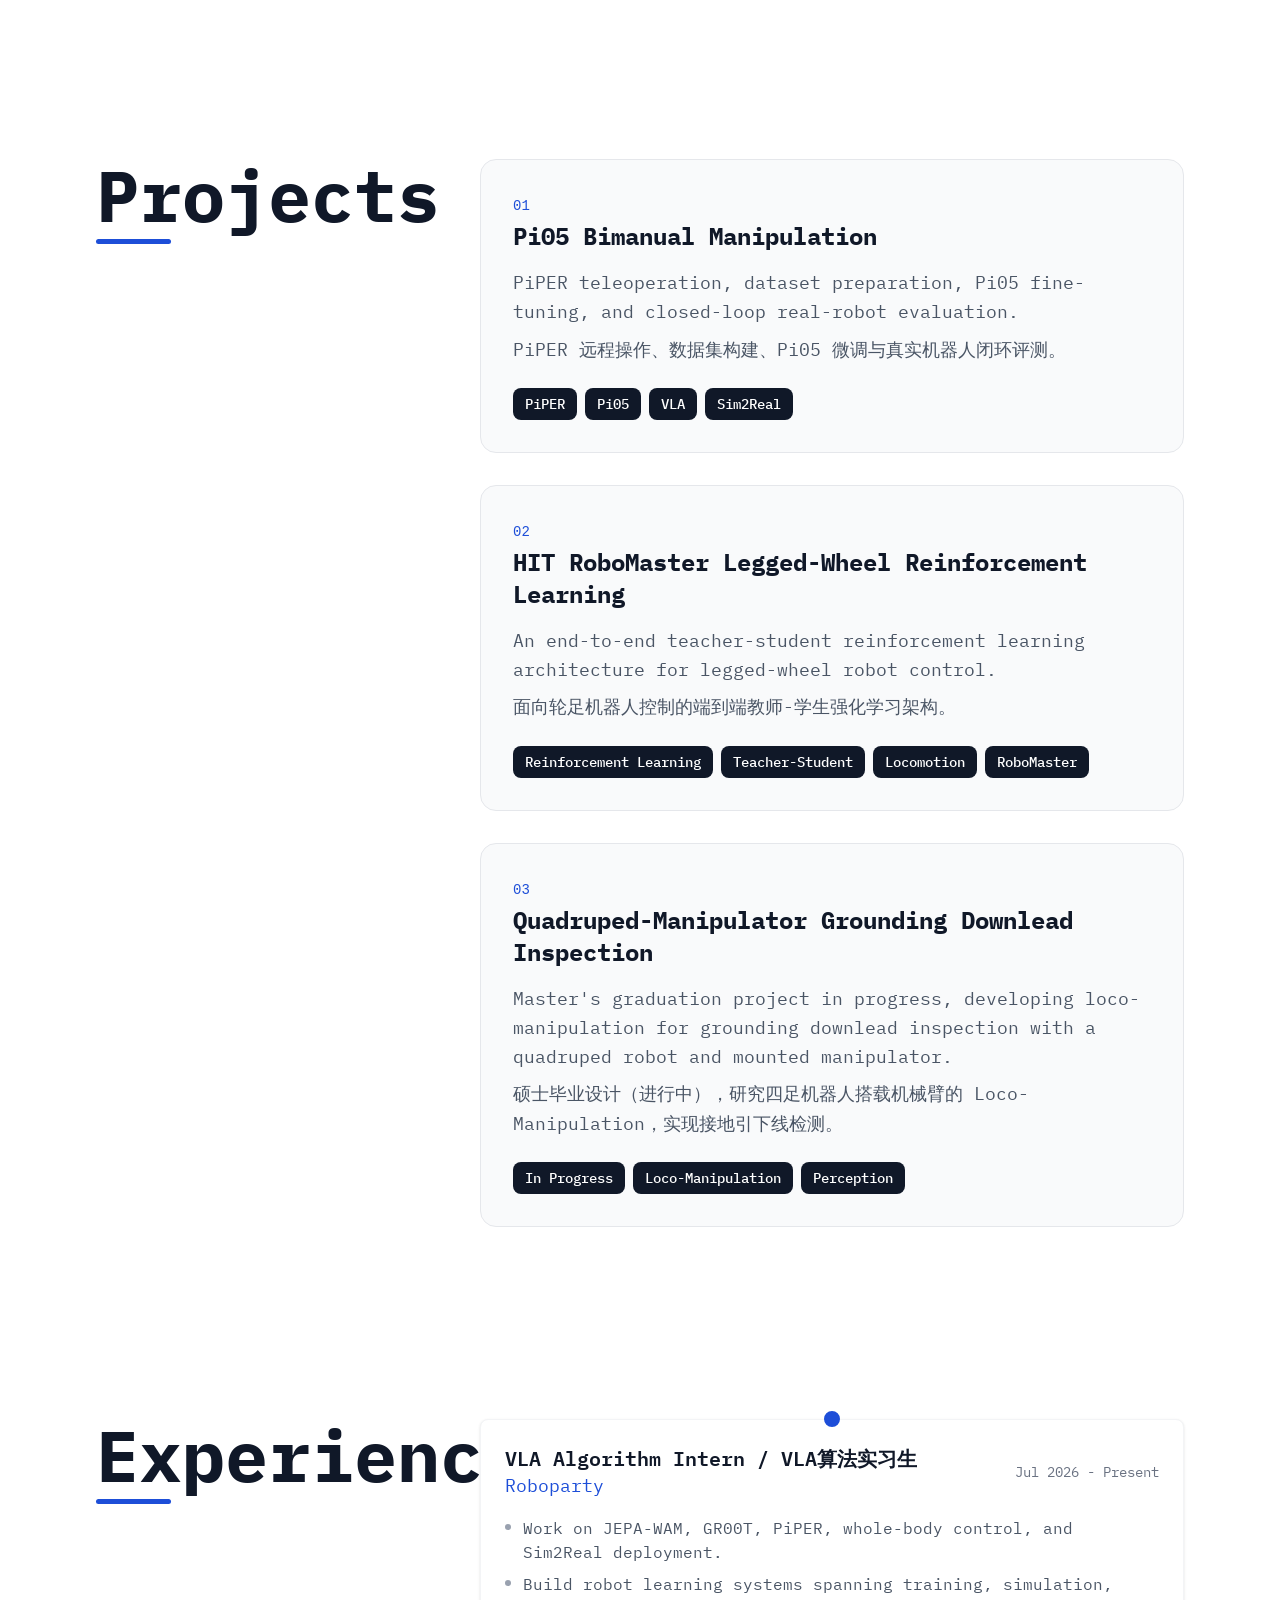
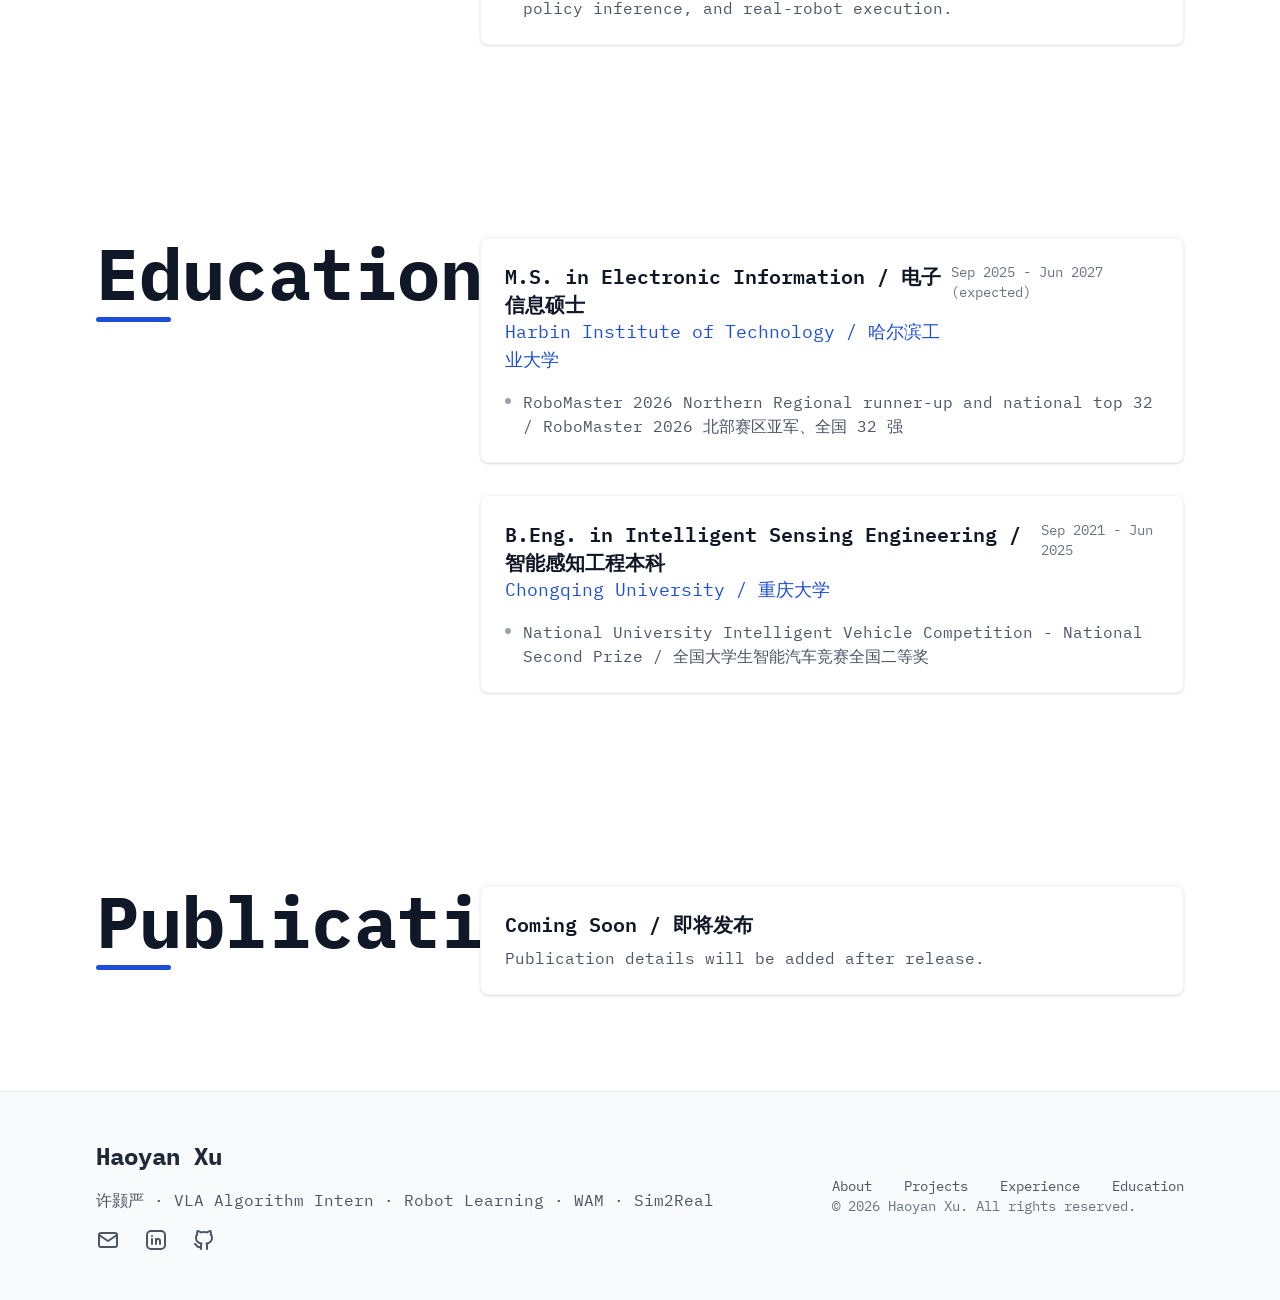
<file: compare/devportfolio/index.html>
<!DOCTYPE html><html lang="en"> <head><meta charset="utf-8"><link rel="icon" type="image/svg+xml" href="/favicon.svg"><meta name="viewport" content="width=device-width"><meta name="generator" content="Astro v5.12.3"><meta name="description" content="Portfolio of Haoyan Xu, a VLA algorithm intern working on robot learning, whole-body control, WAM, and Sim2Real."><link rel="preconnect" href="https://fonts.googleapis.com"><link rel="preconnect" href="https://fonts.gstatic.com" crossorigin><link href="https://fonts.googleapis.com/css2?family=IBM+Plex+Mono:ital,wght@0,100;0,200;0,300;0,400;0,500;0,600;0,700;1,100;1,200;1,300;1,400;1,500;1,600;1,700&display=swap" rel="stylesheet"><title>Haoyan Xu - 许颢严 · VLA Algorithm Intern · Robot Learning · WAM · Sim2Real</title><link rel="stylesheet" href="/compare/devportfolio/_astro/index.BLfW-RaE.css"></head> <body> <header id="header" class="fixed top-0 left-0 right-0 z-50 hidden md:block transition-all duration-300" data-astro-cid-3ef6ksr2> <nav class="max-w-7xl mx-auto px-8 py-4" data-astro-cid-3ef6ksr2> <ul class="flex items-center gap-8 justify-center" data-astro-cid-3ef6ksr2> <li data-astro-cid-3ef6ksr2> <a href="#about" class="text-gray-700 hover:text-black transition-colors font-medium" data-astro-cid-3ef6ksr2>
About
</a> </li> <li data-astro-cid-3ef6ksr2> <a href="#projects" class="text-gray-700 hover:text-black transition-colors font-medium" data-astro-cid-3ef6ksr2>
Projects
</a> </li> <li data-astro-cid-3ef6ksr2> <a href="#experience" class="text-gray-700 hover:text-black transition-colors font-medium" data-astro-cid-3ef6ksr2>
Experience
</a> </li> <li data-astro-cid-3ef6ksr2> <a href="#education" class="text-gray-700 hover:text-black transition-colors font-medium" data-astro-cid-3ef6ksr2>
Education
</a> </li> <li data-astro-cid-3ef6ksr2> <a href="#publications" class="text-gray-700 hover:text-black transition-colors font-medium" data-astro-cid-3ef6ksr2>
Publications
</a> </li> </ul> </nav> </header> <script type="module">window.addEventListener("scroll",()=>{const e=document.getElementById("header");window.scrollY>100?e?.classList.add("bg-white/80","backdrop-blur-sm"):e?.classList.remove("bg-white/80","backdrop-blur-sm")});</script>  <section> <div id="hero" class="relative isolate overflow-hidden bg-white py-24 md:h-screen" style="--accent-color: #1d4ed8" data-astro-cid-bbe6dxrz> <!-- Gradient overlay --> <div class="absolute inset-0 -z-10" style="background: radial-gradient(ellipse 800px 1200px at 0% 0%, #1d4ed840 0%, #1d4ed825 20%, #1d4ed810 40%, rgba(255, 255, 255, 0.3) 70%, rgba(255, 255, 255, 0.8) 90%, white 100%)" data-astro-cid-bbe6dxrz></div> <svg aria-hidden="true" class="absolute inset-0 -z-10 size-full stroke-gray-200 [mask-image:radial-gradient(100%_100%_at_top_right,white,transparent)]" data-astro-cid-bbe6dxrz> <defs data-astro-cid-bbe6dxrz> <pattern x="50%" y="-1" id="0787a7c5-978c-4f66-83c7-11c213f99cb7" width="200" height="200" patternUnits="userSpaceOnUse" data-astro-cid-bbe6dxrz> <path d="M.5 200V.5H200" fill="none" data-astro-cid-bbe6dxrz></path> </pattern> <pattern id="programming-symbols" x="0" y="0" width="400" height="400" patternUnits="userSpaceOnUse" data-astro-cid-bbe6dxrz> <text x="50" y="50" fill="#1d4ed8" font-family="monospace" font-size="24" transform="rotate(-15)" data-astro-cid-bbe6dxrz>&lt;/&gt;</text> <text x="150" y="100" fill="#1d4ed8" font-family="monospace" font-size="20" transform="rotate(10)" data-astro-cid-bbe6dxrz></text> <text x="250" y="80" fill="#1d4ed8" font-family="monospace" font-size="18" transform="rotate(-5)" data-astro-cid-bbe6dxrz>=&gt;</text> <text x="100" y="200" fill="#1d4ed8" font-family="monospace" font-size="22" transform="rotate(15)" data-astro-cid-bbe6dxrz>[]</text> <text x="300" y="180" fill="#1d4ed8" font-family="monospace" font-size="20" transform="rotate(-10)" data-astro-cid-bbe6dxrz>&lt;&gt;</text> <text x="200" y="250" fill="#1d4ed8" font-family="monospace" font-size="24" transform="rotate(5)" data-astro-cid-bbe6dxrz>()</text> <text x="50" y="320" fill="#1d4ed8" font-family="monospace" font-size="18" transform="rotate(-8)" data-astro-cid-bbe6dxrz>::</text> <text x="350" y="300" fill="#1d4ed8" font-family="monospace" font-size="22" transform="rotate(12)" data-astro-cid-bbe6dxrz>==</text> <text x="150" y="350" fill="#1d4ed8" font-family="monospace" font-size="20" transform="rotate(-15)" data-astro-cid-bbe6dxrz>++</text> <text x="250" y="370" fill="#1d4ed8" font-family="monospace" font-size="24" transform="rotate(8)" data-astro-cid-bbe6dxrz>;</text> </pattern> </defs> <rect fill="url(#programming-symbols)" width="100%" height="100%" opacity="0.2" data-astro-cid-bbe6dxrz></rect> <rect fill="url(#0787a7c5-978c-4f66-83c7-11c213f99cb7)" width="100%" height="100%" stroke-width="0" data-astro-cid-bbe6dxrz></rect> </svg> <div class="h-full mx-auto p-8 sm:p-12 md:p-24 flex items-center" data-astro-cid-bbe6dxrz> <div data-astro-cid-bbe6dxrz> <h2 class="text-pretty text-xl sm:text-2xl md:text-5xl font-bold tracking-tight text-gray-700 animate-fade-in" data-astro-cid-bbe6dxrz>
Hello! 👋
</h2> <h1 class="mt-6 sm:mt-8 md:mt-10 text-pretty text-4xl sm:text-5xl md:text-6xl lg:text-8xl font-bold tracking-tight text-gray-800 animate-fade-in animation-delay-200" data-astro-cid-bbe6dxrz>
I'm <span style="color:#1d4ed8" data-astro-cid-bbe6dxrz>Haoyan Xu</span> </h1> <p class="mt-4 sm:mt-6 md:mt-8 text-pretty text-base sm:text-lg md:text-xl/8 font-medium text-gray-600 animate-fade-in animation-delay-400" data-astro-cid-bbe6dxrz> 许颢严 · VLA Algorithm Intern · Robot Learning · WAM · Sim2Real </p> </div> </div> <div class="absolute bottom-0 left-0 right-0 p-8 sm:p-12 md:p-24 flex gap-x-4 sm:gap-x-6 md:gap-x-8 text-gray-700 animate-fade-in animation-delay-600" data-astro-cid-bbe6dxrz> <a href="mailto:1006112909xhy@gmail.com" aria-label="Email" class="transition-colors duration-300 hover:text-[var(--accent-color)]" data-astro-cid-bbe6dxrz> <svg xmlns="http://www.w3.org/2000/svg" width="24" height="24" viewBox="0 0 24 24" fill="none" stroke="currentColor" stroke-width="2" stroke-linecap="round" stroke-linejoin="round" class="h-6 w-6 sm:h-7 sm:w-7 md:h-8 md:w-8" data-astro-cid-bbe6dxrz> <path stroke="none" d="M0 0h24v24H0z" fill="none" data-astro-cid-bbe6dxrz></path> <path d="M3 7a2 2 0 0 1 2 -2h14a2 2 0 0 1 2 2v10a2 2 0 0 1 -2 2h-14a2 2 0 0 1 -2 -2v-10z" data-astro-cid-bbe6dxrz></path> <path d="M3 7l9 6l9 -6" data-astro-cid-bbe6dxrz></path> </svg> </a> <a href="https://www.linkedin.com/in/haoyan-xu-377214434" target="_blank" rel="noopener noreferrer" aria-label="LinkedIn" class="transition-colors duration-300 hover:text-[var(--accent-color)]" data-astro-cid-bbe6dxrz> <svg xmlns="http://www.w3.org/2000/svg" width="24" height="24" viewBox="0 0 24 24" fill="none" stroke="currentColor" stroke-width="2" stroke-linecap="round" stroke-linejoin="round" class="h-6 w-6 sm:h-7 sm:w-7 md:h-8 md:w-8" data-astro-cid-bbe6dxrz>  <path stroke="none" d="M0 0h24v24H0z" fill="none" data-astro-cid-bbe6dxrz></path> <path d="M8 11v5" data-astro-cid-bbe6dxrz></path> <path d="M8 8v.01" data-astro-cid-bbe6dxrz></path> <path d="M12 16v-5" data-astro-cid-bbe6dxrz></path> <path d="M16 16v-3a2 2 0 1 0 -4 0" data-astro-cid-bbe6dxrz></path> <path d="M3 7a4 4 0 0 1 4 -4h10a4 4 0 0 1 4 4v10a4 4 0 0 1 -4 4h-10a4 4 0 0 1 -4 -4z" data-astro-cid-bbe6dxrz></path>  </svg> </a>  <a href="https://github.com/xu-haoyan" target="_blank" rel="noopener noreferrer" aria-label="GitHub" class="transition-colors duration-300 hover:text-[var(--accent-color)]" data-astro-cid-bbe6dxrz> <svg xmlns="http://www.w3.org/2000/svg" width="24" height="24" viewBox="0 0 24 24" fill="none" stroke="currentColor" stroke-width="2" stroke-linecap="round" stroke-linejoin="round" class="h-6 w-6 sm:h-7 sm:w-7 md:h-8 md:w-8" data-astro-cid-bbe6dxrz>  <path stroke="none" d="M0 0h24v24H0z" fill="none" data-astro-cid-bbe6dxrz></path> <path d="M9 19c-4.3 1.4 -4.3 -2.5 -6 -3m12 5v-3.5c0 -1 .1 -1.4 -.5 -2c2.8 -.3 5.5 -1.4 5.5 -6a4.6 4.6 0 0 0 -1.3 -3.2a4.2 4.2 0 0 0 -.1 -3.2s-1.1 -.3 -3.5 1.3a12.3 12.3 0 0 0 -6.2 0c-2.4 -1.6 -3.5 -1.3 -3.5 -1.3a4.2 4.2 0 0 0 -.1 3.2a4.6 4.6 0 0 0 -1.3 3.2c0 4.6 2.7 5.7 5.5 6c-.6 .6 -.6 1.2 -.5 2v3.5" data-astro-cid-bbe6dxrz></path>  </svg> </a> </div> </div>  <section id="about" class="p-8 sm:p-12 md:p-16 lg:p-24"> <div> <div class="grid grid-cols-1 lg:grid-cols-12 gap-8 lg:gap-16 items-start"> <div class="lg:col-span-4"> <h2 class="text-3xl sm:text-4xl md:text-5xl xl:text-7xl font-bold text-gray-900">
About Me
</h2> <div class="w-[75px] h-[5px] mt-2 rounded-full" style="background-color: #1d4ed8"></div> </div> <div class="lg:col-span-8 space-y-8"> <div class="space-y-4"> <p class="text-lg sm:text-xl md:text-2xl leading-relaxed text-gray-600" lang="en"> I am a master&#39;s student in Electronic Information at Harbin Institute of Technology and a VLA Algorithm Intern at Roboparty. My work connects robot learning models with real-world execution, with a focus on bimanual manipulation, humanoid whole-body control, WAM, and Sim2Real. </p><p class="text-lg sm:text-xl md:text-2xl leading-relaxed text-gray-600" lang="zh-CN"> 我目前就读于哈尔滨工业大学电子信息专业硕士，并在 Roboparty 担任 VLA算法实习生，研究与工程工作聚焦于机器人学习、双臂操作、全身控制、WAM 和 Sim2Real。 </p> </div> <div class="pt-4"> <div class="flex flex-wrap gap-3"> <span class="px-3 sm:px-4 py-1.5 sm:py-2 bg-gray-100 text-gray-800 rounded-full text-sm sm:text-base md:text-lg font-medium hover:bg-gray-200 transition-colors duration-200"> Python </span><span class="px-3 sm:px-4 py-1.5 sm:py-2 bg-gray-100 text-gray-800 rounded-full text-sm sm:text-base md:text-lg font-medium hover:bg-gray-200 transition-colors duration-200"> C++ </span><span class="px-3 sm:px-4 py-1.5 sm:py-2 bg-gray-100 text-gray-800 rounded-full text-sm sm:text-base md:text-lg font-medium hover:bg-gray-200 transition-colors duration-200"> PyTorch </span><span class="px-3 sm:px-4 py-1.5 sm:py-2 bg-gray-100 text-gray-800 rounded-full text-sm sm:text-base md:text-lg font-medium hover:bg-gray-200 transition-colors duration-200"> ROS 2 </span><span class="px-3 sm:px-4 py-1.5 sm:py-2 bg-gray-100 text-gray-800 rounded-full text-sm sm:text-base md:text-lg font-medium hover:bg-gray-200 transition-colors duration-200"> Isaac Lab </span><span class="px-3 sm:px-4 py-1.5 sm:py-2 bg-gray-100 text-gray-800 rounded-full text-sm sm:text-base md:text-lg font-medium hover:bg-gray-200 transition-colors duration-200"> Isaac Sim </span><span class="px-3 sm:px-4 py-1.5 sm:py-2 bg-gray-100 text-gray-800 rounded-full text-sm sm:text-base md:text-lg font-medium hover:bg-gray-200 transition-colors duration-200"> MuJoCo </span><span class="px-3 sm:px-4 py-1.5 sm:py-2 bg-gray-100 text-gray-800 rounded-full text-sm sm:text-base md:text-lg font-medium hover:bg-gray-200 transition-colors duration-200"> GR00T </span><span class="px-3 sm:px-4 py-1.5 sm:py-2 bg-gray-100 text-gray-800 rounded-full text-sm sm:text-base md:text-lg font-medium hover:bg-gray-200 transition-colors duration-200"> PiPER </span><span class="px-3 sm:px-4 py-1.5 sm:py-2 bg-gray-100 text-gray-800 rounded-full text-sm sm:text-base md:text-lg font-medium hover:bg-gray-200 transition-colors duration-200"> JEPA-WAM </span><span class="px-3 sm:px-4 py-1.5 sm:py-2 bg-gray-100 text-gray-800 rounded-full text-sm sm:text-base md:text-lg font-medium hover:bg-gray-200 transition-colors duration-200"> WAM </span><span class="px-3 sm:px-4 py-1.5 sm:py-2 bg-gray-100 text-gray-800 rounded-full text-sm sm:text-base md:text-lg font-medium hover:bg-gray-200 transition-colors duration-200"> Docker </span><span class="px-3 sm:px-4 py-1.5 sm:py-2 bg-gray-100 text-gray-800 rounded-full text-sm sm:text-base md:text-lg font-medium hover:bg-gray-200 transition-colors duration-200"> Linux </span> </div> </div> </div> </div> </div> </section> <section id="projects" class="p-8 sm:p-12 md:p-16 lg:p-24"><div><div class="grid grid-cols-1 lg:grid-cols-12 gap-8 lg:gap-16 items-start"><div class="lg:col-span-4"><h2 class="text-3xl sm:text-4xl md:text-5xl xl:text-7xl font-bold text-gray-900">
Projects
</h2><div class="w-[75px] h-[5px] mt-2 rounded-full" style="background-color: #1d4ed8"></div></div><div class="lg:col-span-8"><div class="space-y-8"><div class="group relative"><div class="block relative p-4 sm:p-6 md:p-8 bg-gray-50 rounded-xl sm:rounded-2xl border border-gray-200 transition-all duration-300 "><div class="space-y-4"><div><span class="text-sm font-mono" style="color:#1d4ed8">
01</span><h3 class="text-xl sm:text-2xl font-bold text-gray-900 mt-1">Pi05 Bimanual Manipulation</h3></div><div class="space-y-2 "><p class="text-base sm:text-lg text-gray-600 leading-relaxed" lang="en">PiPER teleoperation, dataset preparation, Pi05 fine-tuning, and closed-loop real-robot evaluation.</p><p class="text-base sm:text-lg text-gray-600 leading-relaxed" lang="zh-CN">PiPER 远程操作、数据集构建、Pi05 微调与真实机器人闭环评测。</p></div><div class="flex flex-wrap gap-1.5 sm:gap-2 pt-2"><span class="px-2.5 sm:px-3 py-1 sm:py-1.5 bg-gray-900 text-white rounded-md sm:rounded-lg text-xs sm:text-sm font-medium transition-all duration-300 ">PiPER</span><span class="px-2.5 sm:px-3 py-1 sm:py-1.5 bg-gray-900 text-white rounded-md sm:rounded-lg text-xs sm:text-sm font-medium transition-all duration-300 ">Pi05</span><span class="px-2.5 sm:px-3 py-1 sm:py-1.5 bg-gray-900 text-white rounded-md sm:rounded-lg text-xs sm:text-sm font-medium transition-all duration-300 ">VLA</span><span class="px-2.5 sm:px-3 py-1 sm:py-1.5 bg-gray-900 text-white rounded-md sm:rounded-lg text-xs sm:text-sm font-medium transition-all duration-300 ">Sim2Real</span></div></div></div></div><div class="group relative"><div class="block relative p-4 sm:p-6 md:p-8 bg-gray-50 rounded-xl sm:rounded-2xl border border-gray-200 transition-all duration-300 "><div class="space-y-4"><div><span class="text-sm font-mono" style="color:#1d4ed8">
02</span><h3 class="text-xl sm:text-2xl font-bold text-gray-900 mt-1">HIT RoboMaster Legged-Wheel Reinforcement Learning</h3></div><div class="space-y-2 "><p class="text-base sm:text-lg text-gray-600 leading-relaxed" lang="en">An end-to-end teacher-student reinforcement learning architecture for legged-wheel robot control.</p><p class="text-base sm:text-lg text-gray-600 leading-relaxed" lang="zh-CN">面向轮足机器人控制的端到端教师-学生强化学习架构。</p></div><div class="flex flex-wrap gap-1.5 sm:gap-2 pt-2"><span class="px-2.5 sm:px-3 py-1 sm:py-1.5 bg-gray-900 text-white rounded-md sm:rounded-lg text-xs sm:text-sm font-medium transition-all duration-300 ">Reinforcement Learning</span><span class="px-2.5 sm:px-3 py-1 sm:py-1.5 bg-gray-900 text-white rounded-md sm:rounded-lg text-xs sm:text-sm font-medium transition-all duration-300 ">Teacher-Student</span><span class="px-2.5 sm:px-3 py-1 sm:py-1.5 bg-gray-900 text-white rounded-md sm:rounded-lg text-xs sm:text-sm font-medium transition-all duration-300 ">Locomotion</span><span class="px-2.5 sm:px-3 py-1 sm:py-1.5 bg-gray-900 text-white rounded-md sm:rounded-lg text-xs sm:text-sm font-medium transition-all duration-300 ">RoboMaster</span></div></div></div></div><div class="group relative"><div class="block relative p-4 sm:p-6 md:p-8 bg-gray-50 rounded-xl sm:rounded-2xl border border-gray-200 transition-all duration-300 "><div class="space-y-4"><div><span class="text-sm font-mono" style="color:#1d4ed8">
03</span><h3 class="text-xl sm:text-2xl font-bold text-gray-900 mt-1">Quadruped-Manipulator Grounding Downlead Inspection</h3></div><div class="space-y-2 "><p class="text-base sm:text-lg text-gray-600 leading-relaxed" lang="en">Master&#39;s graduation project in progress, developing loco-manipulation for grounding downlead inspection with a quadruped robot and mounted manipulator.</p><p class="text-base sm:text-lg text-gray-600 leading-relaxed" lang="zh-CN">硕士毕业设计（进行中），研究四足机器人搭载机械臂的 Loco-Manipulation，实现接地引下线检测。</p></div><div class="flex flex-wrap gap-1.5 sm:gap-2 pt-2"><span class="px-2.5 sm:px-3 py-1 sm:py-1.5 bg-gray-900 text-white rounded-md sm:rounded-lg text-xs sm:text-sm font-medium transition-all duration-300 ">In Progress</span><span class="px-2.5 sm:px-3 py-1 sm:py-1.5 bg-gray-900 text-white rounded-md sm:rounded-lg text-xs sm:text-sm font-medium transition-all duration-300 ">Loco-Manipulation</span><span class="px-2.5 sm:px-3 py-1 sm:py-1.5 bg-gray-900 text-white rounded-md sm:rounded-lg text-xs sm:text-sm font-medium transition-all duration-300 ">Perception</span></div></div></div></div></div></div></div></div></section> <section id="experience" class="p-8 sm:p-12 md:p-16 lg:p-24"><div><div class="grid grid-cols-1 lg:grid-cols-12 gap-8 lg:gap-16 items-start"><div class="lg:col-span-4"><h2 class="text-3xl sm:text-4xl md:text-5xl xl:text-7xl font-bold text-gray-900">
Experience
</h2><div class="w-[75px] h-[5px] mt-2 rounded-full" style="background-color: #1d4ed8"></div></div><div class="lg:col-span-8"><div class="relative"><div class="relative mb-12 last:mb-0"><div class="absolute left-1/2 -top-2 w-4 h-4 bg-white border-2 rounded-full -translate-x-1/2 z-20 transition-all duration-300" style="border-color: #1d4ed8; background-color: #1d4ed8"></div><div class="bg-white rounded-lg shadow-sm border border-gray-100 p-4 sm:p-5 md:p-6 hover:shadow-md transition-shadow duration-300"><div class="flex flex-col sm:flex-row sm:items-center sm:justify-between mb-4"><div><h3 class="text-lg sm:text-xl font-semibold text-gray-900">VLA Algorithm Intern / VLA算法实习生</h3><p class="text-base sm:text-lg" style="color: #1d4ed8">Roboparty</p></div><span class="text-xs sm:text-sm text-gray-500 mt-2 sm:mt-0">Jul 2026 - Present</span></div><ul class="space-y-2"><li class="flex items-start"><span class="inline-block w-1.5 h-1.5 rounded-full bg-gray-400 mt-2 mr-3 flex-shrink-0"></span><span class="text-sm sm:text-base text-gray-600">Work on JEPA-WAM, GR00T, PiPER, whole-body control, and Sim2Real deployment.</span></li><li class="flex items-start"><span class="inline-block w-1.5 h-1.5 rounded-full bg-gray-400 mt-2 mr-3 flex-shrink-0"></span><span class="text-sm sm:text-base text-gray-600">Build robot learning systems spanning training, simulation, policy inference, and real-robot execution.</span></li></ul></div></div></div></div></div></div></section> <section id="education" class="p-8 sm:p-12 md:p-16 lg:p-24"><div><div class="grid grid-cols-1 lg:grid-cols-12 gap-8 lg:gap-16 items-start"><div class="lg:col-span-4"><h2 class="text-3xl sm:text-4xl md:text-5xl xl:text-7xl font-bold text-gray-900">
Education
</h2><div class="w-[75px] h-[5px] mt-2 rounded-full" style="background-color: #1d4ed8"></div></div><div class="lg:col-span-8"><div class="space-y-8"><div class="bg-white rounded-lg shadow-sm border border-gray-100 p-4 sm:p-5 md:p-6 hover:shadow-md transition-shadow duration-300"><div class="flex flex-col sm:flex-row sm:items-start sm:justify-between mb-4"><div><h3 class="text-lg sm:text-xl font-semibold text-gray-900">M.S. in Electronic Information / 电子信息硕士</h3><p class="text-base sm:text-lg" style="color: #1d4ed8">Harbin Institute of Technology / 哈尔滨工业大学</p></div><span class="text-xs sm:text-sm text-gray-500 mt-2 sm:mt-0">Sep 2025 - Jun 2027 (expected)</span></div><ul class="space-y-2"><li class="flex items-start"><span class="inline-block w-1.5 h-1.5 rounded-full bg-gray-400 mt-2 mr-3 flex-shrink-0"></span><span class="text-sm sm:text-base text-gray-600">RoboMaster 2026 Northern Regional runner-up and national top 32 / RoboMaster 2026 北部赛区亚军、全国 32 强</span></li></ul></div><div class="bg-white rounded-lg shadow-sm border border-gray-100 p-4 sm:p-5 md:p-6 hover:shadow-md transition-shadow duration-300"><div class="flex flex-col sm:flex-row sm:items-start sm:justify-between mb-4"><div><h3 class="text-lg sm:text-xl font-semibold text-gray-900">B.Eng. in Intelligent Sensing Engineering / 智能感知工程本科</h3><p class="text-base sm:text-lg" style="color: #1d4ed8">Chongqing University / 重庆大学</p></div><span class="text-xs sm:text-sm text-gray-500 mt-2 sm:mt-0">Sep 2021 - Jun 2025</span></div><ul class="space-y-2"><li class="flex items-start"><span class="inline-block w-1.5 h-1.5 rounded-full bg-gray-400 mt-2 mr-3 flex-shrink-0"></span><span class="text-sm sm:text-base text-gray-600">National University Intelligent Vehicle Competition - National Second Prize / 全国大学生智能汽车竞赛全国二等奖</span></li></ul></div></div></div></div></div></section> <section id="publications" class="p-8 sm:p-12 md:p-16 lg:p-24"> <div class="grid grid-cols-1 lg:grid-cols-12 gap-8 lg:gap-16 items-start"> <div class="lg:col-span-4"> <h2 class="text-3xl sm:text-4xl md:text-5xl xl:text-7xl font-bold text-gray-900">
Publications
</h2> <div class="w-[75px] h-[5px] mt-2 rounded-full bg-[#1d4ed8]"></div> </div> <div class="lg:col-span-8"> <div class="bg-white rounded-lg shadow-sm border border-gray-100 p-4 sm:p-5 md:p-6"> <h3 class="text-lg sm:text-xl font-semibold text-gray-900">Coming Soon / 即将发布</h3> <p class="mt-2 text-gray-600">Publication details will be added after release.</p> </div> </div> </div> </section> </section> <footer class="relative bg-gray-50 border-t border-gray-200"> <div class="mx-auto max-w-6xl px-6 py-12 lg:px-8"> <div class="flex flex-col md:flex-row md:items-center md:justify-between gap-8"> <div class="flex flex-col gap-4"> <h3 class="text-2xl font-bold text-gray-800"> Haoyan Xu </h3> <p class="text-base text-gray-600"> 许颢严 · VLA Algorithm Intern · Robot Learning · WAM · Sim2Real </p> <div class="flex gap-x-6"> <a href="mailto:1006112909xhy@gmail.com" aria-label="Email" class="text-gray-600 transition-colors duration-300 hover:text-[var(--accent-color)]" style="--accent-color: #1d4ed8"> <svg xmlns="http://www.w3.org/2000/svg" width="24" height="24" viewBox="0 0 24 24" fill="none" stroke="currentColor" stroke-width="2" stroke-linecap="round" stroke-linejoin="round" class="h-6 w-6"> <path stroke="none" d="M0 0h24v24H0z" fill="none"></path> <path d="M3 7a2 2 0 0 1 2 -2h14a2 2 0 0 1 2 2v10a2 2 0 0 1 -2 2h-14a2 2 0 0 1 -2 -2v-10z"></path> <path d="M3 7l9 6l9 -6"></path> </svg> </a> <a href="https://www.linkedin.com/in/haoyan-xu-377214434" target="_blank" rel="noopener noreferrer" aria-label="LinkedIn" class="text-gray-600 transition-colors duration-300 hover:text-[var(--accent-color)]" style="--accent-color: #1d4ed8"> <svg xmlns="http://www.w3.org/2000/svg" width="24" height="24" viewBox="0 0 24 24" fill="none" stroke="currentColor" stroke-width="2" stroke-linecap="round" stroke-linejoin="round" class="h-6 w-6"> <path stroke="none" d="M0 0h24v24H0z" fill="none"></path> <path d="M8 11v5"></path> <path d="M8 8v.01"></path> <path d="M12 16v-5"></path> <path d="M16 16v-3a2 2 0 1 0 -4 0"></path> <path d="M3 7a4 4 0 0 1 4 -4h10a4 4 0 0 1 4 4v10a4 4 0 0 1 -4 4h-10a4 4 0 0 1 -4 -4z"></path> </svg> </a> <a href="https://github.com/xu-haoyan" target="_blank" rel="noopener noreferrer" aria-label="GitHub" class="text-gray-600 transition-colors duration-300 hover:text-[var(--accent-color)]" style="--accent-color: #1d4ed8"> <svg xmlns="http://www.w3.org/2000/svg" width="24" height="24" viewBox="0 0 24 24" fill="none" stroke="currentColor" stroke-width="2" stroke-linecap="round" stroke-linejoin="round" class="h-6 w-6"><path stroke="none" d="M0 0h24v24H0z" fill="none"></path><path d="M9 19c-4.3 1.4 -4.3 -2.5 -6 -3m12 5v-3.5c0 -1 .1 -1.4 -.5 -2c2.8 -.3 5.5 -1.4 5.5 -6a4.6 4.6 0 0 0 -1.3 -3.2a4.2 4.2 0 0 0 -.1 -3.2s-1.1 -.3 -3.5 1.3a12.3 12.3 0 0 0 -6.2 0c-2.4 -1.6 -3.5 -1.3 -3.5 -1.3a4.2 4.2 0 0 0 -.1 3.2a4.6 4.6 0 0 0 -1.3 3.2c0 4.6 2.7 5.7 5.5 6c-.6 .6 -.6 1.2 -.5 2v3.5"></path></svg> </a> </div> </div> <div class="hidden md:block flex flex-col md:items-end gap-4"> <nav class="flex gap-x-8"> <a href="#about" class="text-sm text-gray-600 hover:text-gray-800 transition-colors">About</a> <a href="#projects" class="text-sm text-gray-600 hover:text-gray-800 transition-colors">
Projects
</a> <a href="#experience" class="text-sm text-gray-600 hover:text-gray-800 transition-colors">
Experience
</a> <a href="#education" class="text-sm text-gray-600 hover:text-gray-800 transition-colors">
Education
</a> </nav> <p class="text-sm text-gray-500">
© 2026 Haoyan Xu. All rights reserved.
</p> </div> </div> </div> <!-- Decorative pattern --> <div class="absolute inset-0 -z-10 overflow-hidden"> <svg aria-hidden="true" class="absolute bottom-0 left-0 w-full h-24 text-gray-100"> <pattern id="footer-pattern" x="0" y="0" width="100" height="100" patternUnits="userSpaceOnUse"> <path d="M0 50 Q 25 40, 50 50 T 100 50" stroke="currentColor" stroke-width="0.5" fill="none" opacity="0.4"></path> </pattern> <rect width="100%" height="100%" fill="url(#footer-pattern)"></rect> </svg> </div> </footer> </body></html>
</file>
<file: _astro/index.BLfW-RaE.css>
html{scroll-behavior:smooth}@keyframes fadeIn{0%{opacity:0;transform:translateY(20px)}to{opacity:1;transform:translateY(0)}}.animate-fade-in[data-astro-cid-bbe6dxrz]{animation:fadeIn .8s ease-out forwards;opacity:0}.animation-delay-200[data-astro-cid-bbe6dxrz]{animation-delay:.2s}.animation-delay-400[data-astro-cid-bbe6dxrz]{animation-delay:.4s}.animation-delay-600[data-astro-cid-bbe6dxrz]{animation-delay:.6s}/*! tailwindcss v4.1.11 | MIT License | https://tailwindcss.com */@layer properties{@supports (((-webkit-hyphens:none)) and (not (margin-trim:inline))) or ((-moz-orient:inline) and (not (color:rgb(from red r g b)))){*,:before,:after,::backdrop{--tw-translate-x:0;--tw-translate-y:0;--tw-translate-z:0;--tw-rotate-x:initial;--tw-rotate-y:initial;--tw-rotate-z:initial;--tw-skew-x:initial;--tw-skew-y:initial;--tw-space-y-reverse:0;--tw-border-style:solid;--tw-leading:initial;--tw-font-weight:initial;--tw-tracking:initial;--tw-shadow:0 0 #0000;--tw-shadow-color:initial;--tw-shadow-alpha:100%;--tw-inset-shadow:0 0 #0000;--tw-inset-shadow-color:initial;--tw-inset-shadow-alpha:100%;--tw-ring-color:initial;--tw-ring-shadow:0 0 #0000;--tw-inset-ring-color:initial;--tw-inset-ring-shadow:0 0 #0000;--tw-ring-inset:initial;--tw-ring-offset-width:0px;--tw-ring-offset-color:#fff;--tw-ring-offset-shadow:0 0 #0000;--tw-backdrop-blur:initial;--tw-backdrop-brightness:initial;--tw-backdrop-contrast:initial;--tw-backdrop-grayscale:initial;--tw-backdrop-hue-rotate:initial;--tw-backdrop-invert:initial;--tw-backdrop-opacity:initial;--tw-backdrop-saturate:initial;--tw-backdrop-sepia:initial;--tw-duration:initial;--tw-ease:initial}}}@layer theme{:root,:host{--font-sans:ui-sans-serif,system-ui,sans-serif,"Apple Color Emoji","Segoe UI Emoji","Segoe UI Symbol","Noto Color Emoji";--font-mono:ui-monospace,SFMono-Regular,Menlo,Monaco,Consolas,"Liberation Mono","Courier New",monospace;--color-gray-50:oklch(98.5% .002 247.839);--color-gray-100:oklch(96.7% .003 264.542);--color-gray-200:oklch(92.8% .006 264.531);--color-gray-300:oklch(87.2% .01 258.338);--color-gray-400:oklch(70.7% .022 261.325);--color-gray-500:oklch(55.1% .027 264.364);--color-gray-600:oklch(44.6% .03 256.802);--color-gray-700:oklch(37.3% .034 259.733);--color-gray-800:oklch(27.8% .033 256.848);--color-gray-900:oklch(21% .034 264.665);--color-black:#000;--color-white:#fff;--spacing:.25rem;--container-6xl:72rem;--container-7xl:80rem;--text-xs:.75rem;--text-xs--line-height:calc(1/.75);--text-sm:.875rem;--text-sm--line-height:calc(1.25/.875);--text-base:1rem;--text-base--line-height: 1.5 ;--text-lg:1.125rem;--text-lg--line-height:calc(1.75/1.125);--text-xl:1.25rem;--text-xl--line-height:calc(1.75/1.25);--text-2xl:1.5rem;--text-2xl--line-height:calc(2/1.5);--text-3xl:1.875rem;--text-3xl--line-height: 1.2 ;--text-4xl:2.25rem;--text-4xl--line-height:calc(2.5/2.25);--text-5xl:3rem;--text-5xl--line-height:1;--text-6xl:3.75rem;--text-6xl--line-height:1;--text-7xl:4.5rem;--text-7xl--line-height:1;--text-8xl:6rem;--text-8xl--line-height:1;--font-weight-medium:500;--font-weight-semibold:600;--font-weight-bold:700;--tracking-tight:-.025em;--leading-relaxed:1.625;--radius-md:.375rem;--radius-lg:.5rem;--radius-xl:.75rem;--radius-2xl:1rem;--ease-out:cubic-bezier(0,0,.2,1);--blur-sm:8px;--default-transition-duration:.15s;--default-transition-timing-function:cubic-bezier(.4,0,.2,1);--default-font-family:var(--font-sans);--default-mono-font-family:var(--font-mono)}}@layer base{*,:after,:before,::backdrop{box-sizing:border-box;border:0 solid;margin:0;padding:0}::file-selector-button{box-sizing:border-box;border:0 solid;margin:0;padding:0}html,:host{-webkit-text-size-adjust:100%;tab-size:4;line-height:1.5;font-family:var(--default-font-family,ui-sans-serif,system-ui,sans-serif,"Apple Color Emoji","Segoe UI Emoji","Segoe UI Symbol","Noto Color Emoji");font-feature-settings:var(--default-font-feature-settings,normal);font-variation-settings:var(--default-font-variation-settings,normal);-webkit-tap-highlight-color:transparent}hr{height:0;color:inherit;border-top-width:1px}abbr:where([title]){-webkit-text-decoration:underline dotted;text-decoration:underline dotted}h1,h2,h3,h4,h5,h6{font-size:inherit;font-weight:inherit}a{color:inherit;-webkit-text-decoration:inherit;text-decoration:inherit}b,strong{font-weight:bolder}code,kbd,samp,pre{font-family:var(--default-mono-font-family,ui-monospace,SFMono-Regular,Menlo,Monaco,Consolas,"Liberation Mono","Courier New",monospace);font-feature-settings:var(--default-mono-font-feature-settings,normal);font-variation-settings:var(--default-mono-font-variation-settings,normal);font-size:1em}small{font-size:80%}sub,sup{vertical-align:baseline;font-size:75%;line-height:0;position:relative}sub{bottom:-.25em}sup{top:-.5em}table{text-indent:0;border-color:inherit;border-collapse:collapse}:-moz-focusring{outline:auto}progress{vertical-align:baseline}summary{display:list-item}ol,ul,menu{list-style:none}img,svg,video,canvas,audio,iframe,embed,object{vertical-align:middle;display:block}img,video{max-width:100%;height:auto}button,input,select,optgroup,textarea{font:inherit;font-feature-settings:inherit;font-variation-settings:inherit;letter-spacing:inherit;color:inherit;opacity:1;background-color:#0000;border-radius:0}::file-selector-button{font:inherit;font-feature-settings:inherit;font-variation-settings:inherit;letter-spacing:inherit;color:inherit;opacity:1;background-color:#0000;border-radius:0}:where(select:is([multiple],[size])) optgroup{font-weight:bolder}:where(select:is([multiple],[size])) optgroup option{padding-inline-start:20px}::file-selector-button{margin-inline-end:4px}::placeholder{opacity:1}@supports (not ((-webkit-appearance:-apple-pay-button))) or (contain-intrinsic-size:1px){::placeholder{color:currentColor}@supports (color:color-mix(in lab,red,red)){::placeholder{color:color-mix(in oklab,currentcolor 50%,transparent)}}}textarea{resize:vertical}::-webkit-search-decoration{-webkit-appearance:none}::-webkit-date-and-time-value{min-height:1lh;text-align:inherit}::-webkit-datetime-edit{display:inline-flex}::-webkit-datetime-edit-fields-wrapper{padding:0}::-webkit-datetime-edit{padding-block:0}::-webkit-datetime-edit-year-field{padding-block:0}::-webkit-datetime-edit-month-field{padding-block:0}::-webkit-datetime-edit-day-field{padding-block:0}::-webkit-datetime-edit-hour-field{padding-block:0}::-webkit-datetime-edit-minute-field{padding-block:0}::-webkit-datetime-edit-second-field{padding-block:0}::-webkit-datetime-edit-millisecond-field{padding-block:0}::-webkit-datetime-edit-meridiem-field{padding-block:0}:-moz-ui-invalid{box-shadow:none}button,input:where([type=button],[type=reset],[type=submit]){appearance:button}::file-selector-button{appearance:button}::-webkit-inner-spin-button{height:auto}::-webkit-outer-spin-button{height:auto}[hidden]:where(:not([hidden=until-found])){display:none!important}}@layer components;@layer utilities{.absolute{position:absolute}.fixed{position:fixed}.relative{position:relative}.static{position:static}.sticky{position:sticky}.inset-0{inset:calc(var(--spacing)*0)}.-top-2{top:calc(var(--spacing)*-2)}.top-0{top:calc(var(--spacing)*0)}.top-4{top:calc(var(--spacing)*4)}.right-0{right:calc(var(--spacing)*0)}.right-4{right:calc(var(--spacing)*4)}.bottom-0{bottom:calc(var(--spacing)*0)}.left-0{left:calc(var(--spacing)*0)}.left-1\/2{left:50%}.isolate{isolation:isolate}.-z-10{z-index:-10}.z-10{z-index:10}.z-20{z-index:20}.z-50{z-index:50}.mx-auto{margin-inline:auto}.mt-1{margin-top:calc(var(--spacing)*1)}.mt-2{margin-top:calc(var(--spacing)*2)}.mt-4{margin-top:calc(var(--spacing)*4)}.mt-6{margin-top:calc(var(--spacing)*6)}.mr-3{margin-right:calc(var(--spacing)*3)}.mb-4{margin-bottom:calc(var(--spacing)*4)}.mb-12{margin-bottom:calc(var(--spacing)*12)}.block{display:block}.flex{display:flex}.grid{display:grid}.hidden{display:none}.inline-block{display:inline-block}.size-full{width:100%;height:100%}.h-1\.5{height:calc(var(--spacing)*1.5)}.h-4{height:calc(var(--spacing)*4)}.h-6{height:calc(var(--spacing)*6)}.h-10{height:calc(var(--spacing)*10)}.h-12{height:calc(var(--spacing)*12)}.h-24{height:calc(var(--spacing)*24)}.h-\[5px\]{height:5px}.h-full{height:100%}.w-0\.5{width:calc(var(--spacing)*.5)}.w-1\.5{width:calc(var(--spacing)*1.5)}.w-4{width:calc(var(--spacing)*4)}.w-6{width:calc(var(--spacing)*6)}.w-10{width:calc(var(--spacing)*10)}.w-\[75px\]{width:75px}.w-full{width:100%}.max-w-6xl{max-width:var(--container-6xl)}.max-w-7xl{max-width:var(--container-7xl)}.flex-shrink-0{flex-shrink:0}.-translate-x-1\/2{--tw-translate-x: -50% ;translate:var(--tw-translate-x)var(--tw-translate-y)}.translate-y-full{--tw-translate-y:100%;translate:var(--tw-translate-x)var(--tw-translate-y)}.transform{transform:var(--tw-rotate-x,)var(--tw-rotate-y,)var(--tw-rotate-z,)var(--tw-skew-x,)var(--tw-skew-y,)}.grid-cols-1{grid-template-columns:repeat(1,minmax(0,1fr))}.flex-col{flex-direction:column}.flex-wrap{flex-wrap:wrap}.items-center{align-items:center}.items-start{align-items:flex-start}.justify-center{justify-content:center}.gap-1\.5{gap:calc(var(--spacing)*1.5)}.gap-3{gap:calc(var(--spacing)*3)}.gap-4{gap:calc(var(--spacing)*4)}.gap-8{gap:calc(var(--spacing)*8)}:where(.space-y-2>:not(:last-child)){--tw-space-y-reverse:0;margin-block-start:calc(calc(var(--spacing)*2)*var(--tw-space-y-reverse));margin-block-end:calc(calc(var(--spacing)*2)*calc(1 - var(--tw-space-y-reverse)))}:where(.space-y-4>:not(:last-child)){--tw-space-y-reverse:0;margin-block-start:calc(calc(var(--spacing)*4)*var(--tw-space-y-reverse));margin-block-end:calc(calc(var(--spacing)*4)*calc(1 - var(--tw-space-y-reverse)))}:where(.space-y-8>:not(:last-child)){--tw-space-y-reverse:0;margin-block-start:calc(calc(var(--spacing)*8)*var(--tw-space-y-reverse));margin-block-end:calc(calc(var(--spacing)*8)*calc(1 - var(--tw-space-y-reverse)))}.gap-x-4{column-gap:calc(var(--spacing)*4)}.gap-x-6{column-gap:calc(var(--spacing)*6)}.gap-x-8{column-gap:calc(var(--spacing)*8)}.overflow-hidden{overflow:hidden}.rounded-full{border-radius:3.40282e38px}.rounded-lg{border-radius:var(--radius-lg)}.rounded-md{border-radius:var(--radius-md)}.rounded-xl{border-radius:var(--radius-xl)}.border{border-style:var(--tw-border-style);border-width:1px}.border-2{border-style:var(--tw-border-style);border-width:2px}.border-t{border-top-style:var(--tw-border-style);border-top-width:1px}.border-gray-100{border-color:var(--color-gray-100)}.border-gray-200{border-color:var(--color-gray-200)}.bg-\[\#1d4ed8\]{background-color:#1d4ed8}.bg-gray-50{background-color:var(--color-gray-50)}.bg-gray-100{background-color:var(--color-gray-100)}.bg-gray-300{background-color:var(--color-gray-300)}.bg-gray-400{background-color:var(--color-gray-400)}.bg-gray-900{background-color:var(--color-gray-900)}.bg-white{background-color:var(--color-white)}.bg-white\/80{background-color:#fffc}@supports (color:color-mix(in lab,red,red)){.bg-white\/80{background-color:color-mix(in oklab,var(--color-white)80%,transparent)}}.\[mask-image\:radial-gradient\(100\%_100\%_at_top_right\,white\,transparent\)\]{-webkit-mask-image:radial-gradient(100% 100% at 100% 0,#fff,#0000);mask-image:radial-gradient(100% 100% at 100% 0,#fff,#0000)}.stroke-gray-200{stroke:var(--color-gray-200)}.p-4{padding:calc(var(--spacing)*4)}.p-8{padding:calc(var(--spacing)*8)}.px-2\.5{padding-inline:calc(var(--spacing)*2.5)}.px-3{padding-inline:calc(var(--spacing)*3)}.px-6{padding-inline:calc(var(--spacing)*6)}.px-8{padding-inline:calc(var(--spacing)*8)}.py-1{padding-block:calc(var(--spacing)*1)}.py-1\.5{padding-block:calc(var(--spacing)*1.5)}.py-4{padding-block:calc(var(--spacing)*4)}.py-12{padding-block:calc(var(--spacing)*12)}.py-24{padding-block:calc(var(--spacing)*24)}.pt-2{padding-top:calc(var(--spacing)*2)}.pt-4{padding-top:calc(var(--spacing)*4)}.pr-12{padding-right:calc(var(--spacing)*12)}.font-mono{font-family:var(--font-mono)}.text-2xl{font-size:var(--text-2xl);line-height:var(--tw-leading,var(--text-2xl--line-height))}.text-3xl{font-size:var(--text-3xl);line-height:var(--tw-leading,var(--text-3xl--line-height))}.text-4xl{font-size:var(--text-4xl);line-height:var(--tw-leading,var(--text-4xl--line-height))}.text-base{font-size:var(--text-base);line-height:var(--tw-leading,var(--text-base--line-height))}.text-lg{font-size:var(--text-lg);line-height:var(--tw-leading,var(--text-lg--line-height))}.text-sm{font-size:var(--text-sm);line-height:var(--tw-leading,var(--text-sm--line-height))}.text-xl{font-size:var(--text-xl);line-height:var(--tw-leading,var(--text-xl--line-height))}.text-xs{font-size:var(--text-xs);line-height:var(--tw-leading,var(--text-xs--line-height))}.leading-relaxed{--tw-leading:var(--leading-relaxed);line-height:var(--leading-relaxed)}.font-bold{--tw-font-weight:var(--font-weight-bold);font-weight:var(--font-weight-bold)}.font-medium{--tw-font-weight:var(--font-weight-medium);font-weight:var(--font-weight-medium)}.font-semibold{--tw-font-weight:var(--font-weight-semibold);font-weight:var(--font-weight-semibold)}.tracking-tight{--tw-tracking:var(--tracking-tight);letter-spacing:var(--tracking-tight)}.text-pretty{text-wrap:pretty}.text-gray-100{color:var(--color-gray-100)}.text-gray-500{color:var(--color-gray-500)}.text-gray-600{color:var(--color-gray-600)}.text-gray-700{color:var(--color-gray-700)}.text-gray-800{color:var(--color-gray-800)}.text-gray-900{color:var(--color-gray-900)}.text-white{color:var(--color-white)}.shadow-sm{--tw-shadow:0 1px 3px 0 var(--tw-shadow-color,#0000001a),0 1px 2px -1px var(--tw-shadow-color,#0000001a);box-shadow:var(--tw-inset-shadow),var(--tw-inset-ring-shadow),var(--tw-ring-offset-shadow),var(--tw-ring-shadow),var(--tw-shadow)}.backdrop-blur-sm{--tw-backdrop-blur:blur(var(--blur-sm));-webkit-backdrop-filter:var(--tw-backdrop-blur,)var(--tw-backdrop-brightness,)var(--tw-backdrop-contrast,)var(--tw-backdrop-grayscale,)var(--tw-backdrop-hue-rotate,)var(--tw-backdrop-invert,)var(--tw-backdrop-opacity,)var(--tw-backdrop-saturate,)var(--tw-backdrop-sepia,);backdrop-filter:var(--tw-backdrop-blur,)var(--tw-backdrop-brightness,)var(--tw-backdrop-contrast,)var(--tw-backdrop-grayscale,)var(--tw-backdrop-hue-rotate,)var(--tw-backdrop-invert,)var(--tw-backdrop-opacity,)var(--tw-backdrop-saturate,)var(--tw-backdrop-sepia,)}.transition-all{transition-property:all;transition-timing-function:var(--tw-ease,var(--default-transition-timing-function));transition-duration:var(--tw-duration,var(--default-transition-duration))}.transition-colors{transition-property:color,background-color,border-color,outline-color,text-decoration-color,fill,stroke,--tw-gradient-from,--tw-gradient-via,--tw-gradient-to;transition-timing-function:var(--tw-ease,var(--default-transition-timing-function));transition-duration:var(--tw-duration,var(--default-transition-duration))}.transition-shadow{transition-property:box-shadow;transition-timing-function:var(--tw-ease,var(--default-transition-timing-function));transition-duration:var(--tw-duration,var(--default-transition-duration))}.transition-transform{transition-property:transform,translate,scale,rotate;transition-timing-function:var(--tw-ease,var(--default-transition-timing-function));transition-duration:var(--tw-duration,var(--default-transition-duration))}.duration-200{--tw-duration:.2s;transition-duration:.2s}.duration-300{--tw-duration:.3s;transition-duration:.3s}.ease-out{--tw-ease:var(--ease-out);transition-timing-function:var(--ease-out)}@media (hover:hover){.group-hover\:translate-x-0\.5:is(:where(.group):hover *){--tw-translate-x:calc(var(--spacing)*.5);translate:var(--tw-translate-x)var(--tw-translate-y)}.group-hover\:-translate-y-0\.5:is(:where(.group):hover *){--tw-translate-y:calc(var(--spacing)*-.5);translate:var(--tw-translate-x)var(--tw-translate-y)}.group-hover\:bg-gray-700:is(:where(.group):hover *){background-color:var(--color-gray-700)}.group-hover\:bg-gray-800:is(:where(.group):hover *){background-color:var(--color-gray-800)}}.last\:mb-0:last-child{margin-bottom:calc(var(--spacing)*0)}@media (hover:hover){.hover\:-translate-y-1:hover{--tw-translate-y:calc(var(--spacing)*-1);translate:var(--tw-translate-x)var(--tw-translate-y)}.hover\:border-gray-300:hover{border-color:var(--color-gray-300)}.hover\:bg-gray-200:hover{background-color:var(--color-gray-200)}.hover\:bg-white:hover{background-color:var(--color-white)}.hover\:text-\[var\(--accent-color\)\]:hover{color:var(--accent-color)}.hover\:text-black:hover{color:var(--color-black)}.hover\:text-gray-800:hover{color:var(--color-gray-800)}.hover\:shadow-md:hover{--tw-shadow:0 4px 6px -1px var(--tw-shadow-color,#0000001a),0 2px 4px -2px var(--tw-shadow-color,#0000001a);box-shadow:var(--tw-inset-shadow),var(--tw-inset-ring-shadow),var(--tw-ring-offset-shadow),var(--tw-ring-shadow),var(--tw-shadow)}.hover\:shadow-xl:hover{--tw-shadow:0 20px 25px -5px var(--tw-shadow-color,#0000001a),0 8px 10px -6px var(--tw-shadow-color,#0000001a);box-shadow:var(--tw-inset-shadow),var(--tw-inset-ring-shadow),var(--tw-ring-offset-shadow),var(--tw-ring-shadow),var(--tw-shadow)}}@media (min-width:40rem){.sm\:top-6{top:calc(var(--spacing)*6)}.sm\:right-6{right:calc(var(--spacing)*6)}.sm\:mt-0{margin-top:calc(var(--spacing)*0)}.sm\:mt-6{margin-top:calc(var(--spacing)*6)}.sm\:mt-8{margin-top:calc(var(--spacing)*8)}.sm\:h-4\.5{height:calc(var(--spacing)*4.5)}.sm\:h-7{height:calc(var(--spacing)*7)}.sm\:h-11{height:calc(var(--spacing)*11)}.sm\:w-4\.5{width:calc(var(--spacing)*4.5)}.sm\:w-7{width:calc(var(--spacing)*7)}.sm\:w-11{width:calc(var(--spacing)*11)}.sm\:flex-row{flex-direction:row}.sm\:items-center{align-items:center}.sm\:items-start{align-items:flex-start}.sm\:justify-between{justify-content:space-between}.sm\:gap-2{gap:calc(var(--spacing)*2)}.sm\:gap-x-6{column-gap:calc(var(--spacing)*6)}.sm\:rounded-2xl{border-radius:var(--radius-2xl)}.sm\:rounded-lg{border-radius:var(--radius-lg)}.sm\:p-5{padding:calc(var(--spacing)*5)}.sm\:p-6{padding:calc(var(--spacing)*6)}.sm\:p-12{padding:calc(var(--spacing)*12)}.sm\:px-3{padding-inline:calc(var(--spacing)*3)}.sm\:px-4{padding-inline:calc(var(--spacing)*4)}.sm\:py-1\.5{padding-block:calc(var(--spacing)*1.5)}.sm\:py-2{padding-block:calc(var(--spacing)*2)}.sm\:pr-14{padding-right:calc(var(--spacing)*14)}.sm\:text-2xl{font-size:var(--text-2xl);line-height:var(--tw-leading,var(--text-2xl--line-height))}.sm\:text-4xl{font-size:var(--text-4xl);line-height:var(--tw-leading,var(--text-4xl--line-height))}.sm\:text-5xl{font-size:var(--text-5xl);line-height:var(--tw-leading,var(--text-5xl--line-height))}.sm\:text-base{font-size:var(--text-base);line-height:var(--tw-leading,var(--text-base--line-height))}.sm\:text-lg{font-size:var(--text-lg);line-height:var(--tw-leading,var(--text-lg--line-height))}.sm\:text-sm{font-size:var(--text-sm);line-height:var(--tw-leading,var(--text-sm--line-height))}.sm\:text-xl{font-size:var(--text-xl);line-height:var(--tw-leading,var(--text-xl--line-height))}}@media (min-width:48rem){.md\:top-8{top:calc(var(--spacing)*8)}.md\:right-8{right:calc(var(--spacing)*8)}.md\:mt-8{margin-top:calc(var(--spacing)*8)}.md\:mt-10{margin-top:calc(var(--spacing)*10)}.md\:block{display:block}.md\:h-5{height:calc(var(--spacing)*5)}.md\:h-8{height:calc(var(--spacing)*8)}.md\:h-12{height:calc(var(--spacing)*12)}.md\:h-screen{height:100vh}.md\:w-5{width:calc(var(--spacing)*5)}.md\:w-8{width:calc(var(--spacing)*8)}.md\:w-12{width:calc(var(--spacing)*12)}.md\:flex-row{flex-direction:row}.md\:items-center{align-items:center}.md\:items-end{align-items:flex-end}.md\:justify-between{justify-content:space-between}.md\:gap-x-8{column-gap:calc(var(--spacing)*8)}.md\:p-6{padding:calc(var(--spacing)*6)}.md\:p-8{padding:calc(var(--spacing)*8)}.md\:p-16{padding:calc(var(--spacing)*16)}.md\:p-24{padding:calc(var(--spacing)*24)}.md\:pr-16{padding-right:calc(var(--spacing)*16)}.md\:text-2xl{font-size:var(--text-2xl);line-height:var(--tw-leading,var(--text-2xl--line-height))}.md\:text-5xl{font-size:var(--text-5xl);line-height:var(--tw-leading,var(--text-5xl--line-height))}.md\:text-6xl{font-size:var(--text-6xl);line-height:var(--tw-leading,var(--text-6xl--line-height))}.md\:text-lg{font-size:var(--text-lg);line-height:var(--tw-leading,var(--text-lg--line-height))}.md\:text-xl\/8{font-size:var(--text-xl);line-height:calc(var(--spacing)*8)}}@media (min-width:64rem){.lg\:col-span-4{grid-column:span 4/span 4}.lg\:col-span-8{grid-column:span 8/span 8}.lg\:grid-cols-12{grid-template-columns:repeat(12,minmax(0,1fr))}.lg\:gap-16{gap:calc(var(--spacing)*16)}.lg\:p-24{padding:calc(var(--spacing)*24)}.lg\:px-8{padding-inline:calc(var(--spacing)*8)}.lg\:text-8xl{font-size:var(--text-8xl);line-height:var(--tw-leading,var(--text-8xl--line-height))}}@media (min-width:80rem){.xl\:text-7xl{font-size:var(--text-7xl);line-height:var(--tw-leading,var(--text-7xl--line-height))}}}body{font-family:IBM Plex Mono,monospace}@property --tw-translate-x{syntax:"*";inherits:false;initial-value:0}@property --tw-translate-y{syntax:"*";inherits:false;initial-value:0}@property --tw-translate-z{syntax:"*";inherits:false;initial-value:0}@property --tw-rotate-x{syntax:"*";inherits:false}@property --tw-rotate-y{syntax:"*";inherits:false}@property --tw-rotate-z{syntax:"*";inherits:false}@property --tw-skew-x{syntax:"*";inherits:false}@property --tw-skew-y{syntax:"*";inherits:false}@property --tw-space-y-reverse{syntax:"*";inherits:false;initial-value:0}@property --tw-border-style{syntax:"*";inherits:false;initial-value:solid}@property --tw-leading{syntax:"*";inherits:false}@property --tw-font-weight{syntax:"*";inherits:false}@property --tw-tracking{syntax:"*";inherits:false}@property --tw-shadow{syntax:"*";inherits:false;initial-value:0 0 #0000}@property --tw-shadow-color{syntax:"*";inherits:false}@property --tw-shadow-alpha{syntax:"<percentage>";inherits:false;initial-value:100%}@property --tw-inset-shadow{syntax:"*";inherits:false;initial-value:0 0 #0000}@property --tw-inset-shadow-color{syntax:"*";inherits:false}@property --tw-inset-shadow-alpha{syntax:"<percentage>";inherits:false;initial-value:100%}@property --tw-ring-color{syntax:"*";inherits:false}@property --tw-ring-shadow{syntax:"*";inherits:false;initial-value:0 0 #0000}@property --tw-inset-ring-color{syntax:"*";inherits:false}@property --tw-inset-ring-shadow{syntax:"*";inherits:false;initial-value:0 0 #0000}@property --tw-ring-inset{syntax:"*";inherits:false}@property --tw-ring-offset-width{syntax:"<length>";inherits:false;initial-value:0}@property --tw-ring-offset-color{syntax:"*";inherits:false;initial-value:#fff}@property --tw-ring-offset-shadow{syntax:"*";inherits:false;initial-value:0 0 #0000}@property --tw-backdrop-blur{syntax:"*";inherits:false}@property --tw-backdrop-brightness{syntax:"*";inherits:false}@property --tw-backdrop-contrast{syntax:"*";inherits:false}@property --tw-backdrop-grayscale{syntax:"*";inherits:false}@property --tw-backdrop-hue-rotate{syntax:"*";inherits:false}@property --tw-backdrop-invert{syntax:"*";inherits:false}@property --tw-backdrop-opacity{syntax:"*";inherits:false}@property --tw-backdrop-saturate{syntax:"*";inherits:false}@property --tw-backdrop-sepia{syntax:"*";inherits:false}@property --tw-duration{syntax:"*";inherits:false}@property --tw-ease{syntax:"*";inherits:false}
</file>
<file: compare/animfolio/assets/css/animfolio-base.css>
/**
 * AnimFolio Base Stylesheet
 *
 * Scoped reset, CSS custom properties, utility classes, base components.
 * ALL styles scoped inside .animfolio-container.
 *
 * @package AnimFolio
 * @author     Rahul Mahadik
 * @since   1.0.0
 */

/* ========================================================================
   1. Scoped Reset
   ======================================================================== */

.animfolio-container *,
.animfolio-container *::before,
.animfolio-container *::after {
	box-sizing: border-box;
	margin: 0;
	padding: 0;
}

/* ========================================================================
   2. Container
   ======================================================================== */

.animfolio-container {
	position: relative;
	width: 100%;
	min-height: 100vh;
	font-family: var(--animfolio-font-body);
	font-size: var(--animfolio-font-size-base, 16px);
	line-height: var(--animfolio-line-height, 1.6);
	letter-spacing: var(--animfolio-letter-spacing, 0);
	color: var(--animfolio-text);
	background-color: var(--animfolio-bg);
	-webkit-font-smoothing: antialiased;
	-moz-osx-font-smoothing: grayscale;
	/* Note: no overflow-x: hidden here — it breaks position: sticky on nav */
}

.animfolio-inner {
	width: 100%;
	max-width: var(--animfolio-container-width, 1200px);
	margin: 0 auto;
	padding: 0 32px;
}

/* ------------------------------------------------------------------------
   Smooth anchor scrolling
   ------------------------------------------------------------------------
   The JS UI module adds .animfolio-smooth-scroll to <html> when the user's
   "smooth scroll" setting is on and reduced-motion is NOT requested, gating
   native (mouse/keyboard/hash) smooth scrolling without any per-event JS.
   scroll-padding-top keeps a target from landing behind the sticky nav; the JS
   re-measures and sets the exact value inline, this is the no-JS fallback.
   The reduced-motion media query at the end of this file forces scroll-behavior
   back to auto, so this never overrides an accessibility preference. */
html.animfolio-smooth-scroll {
	scroll-behavior: smooth;
}

html {
	/* Fallback nav clearance (sticky bar is 64px) so anchored sections aren't
	   hidden under the nav even before JS measures the live height. */
	scroll-padding-top: 80px;
}

/* Section targets get the same clearance for scrollIntoView()-based jumps. */
.animfolio-section {
	scroll-margin-top: 80px;
}

/* ========================================================================
   3. Typography
   ======================================================================== */

.animfolio-container h1,
.animfolio-container h2,
.animfolio-container h3,
.animfolio-container h4,
.animfolio-container h5,
.animfolio-container h6 {
	font-family: var(--animfolio-font-heading);
	font-weight: var(--animfolio-font-weight-bold, 700);
	line-height: 1.2;
	color: var(--animfolio-text);
}

.animfolio-container h1 { font-size: var(--animfolio-font-size-h1, clamp(2.5rem, 5vw, 4rem)); }
.animfolio-container h2 { font-size: var(--animfolio-font-size-h2, clamp(1.75rem, 3.5vw, 2.5rem)); }
.animfolio-container h3 { font-size: var(--animfolio-font-size-h3, 1.5rem); }
.animfolio-container h4 { font-size: var(--animfolio-font-size-h4, 1.25rem); }
.animfolio-container h5 { font-size: var(--animfolio-font-size-h5, 1.125rem); }
.animfolio-container h6 { font-size: var(--animfolio-font-size-h6, 1rem); }

.animfolio-container p {
	margin-bottom: 1em;
	color: var(--animfolio-text-secondary);
	line-height: 1.7;
}

.animfolio-container a {
	/* Use accent-text variant where defined so link text meets WCAG AA
	   (>=4.5:1); falls back to --animfolio-accent for formats that pass as-is. */
	color: var(--animfolio-accent-text, var(--animfolio-accent));
	text-decoration: none;
	transition: color 0.2s ease;
}

.animfolio-container a:hover,
.animfolio-container a:focus {
	color: var(--animfolio-accent-hover, var(--animfolio-accent));
}

.animfolio-container code,
.animfolio-container pre {
	font-family: var(--animfolio-font-mono);
}

.animfolio-container img {
	max-width: 100%;
	height: auto;
	display: block;
}

/* ========================================================================
   4. Sections
   ======================================================================== */

.animfolio-section {
	/* max() floor: even if section_spacing is set very low (e.g. via an imported
	   JSON below the editor's 40px minimum), sections keep a readable gap so they
	   never cram together. The hero overrides this to 0 for its one-viewport rule. */
	padding: max(48px, var(--animfolio-section-spacing, 100px)) 0;
	position: relative;
}

.animfolio-section:nth-child(even) {
	background: var(--animfolio-bg-secondary);
}

.animfolio-section__header {
	margin-bottom: 48px;
	text-align: center;
}

.animfolio-section__title {
	/* No accent bar under the title — the title carries its own bottom margin so
	   the gap to the subtitle reads as intentional spacing, not a missing bar. */
	margin-bottom: 16px;
	position: relative;
}

/* The section-title accent bar has been removed by request. The base rule (and
   every per-format override) is suppressed so no underline/bar ever renders. */
.animfolio-section__title::after {
	content: none;
	display: none;
}

/* ---- Left-aligned titles ----
   Triggers cover the ways a format left-aligns its section heading:
   1. The explicit --left modifier class on the header.
   2. A format setting text-align:left inline on the header or the title.
   The subtitle drops its left auto margin so it starts at the text's left edge.
   These selectors are scoped tightly so centered formats — the default — are
   untouched. */
.animfolio-section__header--left,
.animfolio-section__header[style*="left"] {
	text-align: start;
}

.animfolio-section__header--left .animfolio-section__subtitle,
.animfolio-section__header[style*="left"] .animfolio-section__subtitle {
	margin-inline-start: 0;
}

/* ---- Per-section alignment ----
   Driven by each section's text_alignment setting (default centre), the renderer
   adds .animfolio-section--align-{left|center|right} to the wrapper. This aligns
   the header AND the section's loose text content together, so a centred title
   never sits over left-floating copy (or vice-versa). Structured components —
   cards, timeline items, and form controls — always read left internally for
   legibility, regardless of the section alignment. */
.animfolio-section--align-center > .animfolio-inner,
.animfolio-section--align-center .animfolio-section__header { text-align: center; }
.animfolio-section--align-left > .animfolio-inner,
.animfolio-section--align-left .animfolio-section__header { text-align: left; }
.animfolio-section--align-right > .animfolio-inner,
.animfolio-section--align-right .animfolio-section__header { text-align: right; }

.animfolio-section--align-center .animfolio-section__subtitle { margin-inline: auto; }
.animfolio-section--align-left .animfolio-section__subtitle { margin-inline-start: 0; }
.animfolio-section--align-right .animfolio-section__subtitle { margin-inline-end: 0; margin-inline-start: auto; }

/* Components keep left-aligned internals so body copy stays readable. */
.animfolio-section[class*="--align-"] .animfolio-card,
.animfolio-section[class*="--align-"] .animfolio-timeline__item,
.animfolio-section[class*="--align-"] form,
.animfolio-section[class*="--align-"] .animfolio-field,
.animfolio-section[class*="--align-"] input,
.animfolio-section[class*="--align-"] textarea,
.animfolio-section[class*="--align-"] label,
.animfolio-section[class*="--align-"] select { text-align: left; }

.animfolio-section__subtitle {
	font-size: 1.125rem;
	line-height: 1.7;
	color: var(--animfolio-text-secondary);
	max-width: 600px;
	/* Gap to the title is owned by the title's margin-bottom; no extra top
	   margin here so the title/subtitle spacing stays balanced and intentional
	   now that the accent bar is gone. */
	margin-top: 0;
	margin-inline: auto;
}

/* ========================================================================
   5. Cards
   ======================================================================== */

.animfolio-card {
	background: var(--animfolio-bg-secondary);
	border-radius: var(--animfolio-radius, 12px);
	padding: 28px;
	/* Promote to its own compositor layer for jank-free hover animation */
	will-change: transform;
	transition: transform 0.3s ease, box-shadow 0.3s ease, border-color 0.3s ease;
	box-shadow: 0 2px 8px rgba(0, 0, 0, 0.08);
}

/* Remove will-change after interaction to free GPU memory */
.animfolio-card:not(:hover):not(:focus-visible) {
	will-change: auto;
}

.animfolio-card:hover {
	transform: translateY(-4px);
}

/* Keyboard-focusable cards (e.g. project links wrapping a card) */
.animfolio-card:focus-visible {
	outline: 3px solid var(--animfolio-accent);
	outline-offset: 2px;
	transform: translateY(-4px);
}

.animfolio-card--bordered {
	border: 1px solid var(--animfolio-border);
}

.animfolio-card--bordered:hover {
	border-color: var(--animfolio-accent);
	box-shadow: 0 8px 32px var(--animfolio-accent-subtle, rgba(127, 119, 221, 0.1));
}

.animfolio-card--shadowed {
	box-shadow: 0 4px 20px rgba(0, 0, 0, 0.2);
}

.animfolio-card--shadowed:hover {
	box-shadow: 0 12px 40px rgba(0, 0, 0, 0.3);
}

.animfolio-card--glass {
	/* Dark mode: barely-there white film over dark bg */
	background: rgba(255, 255, 255, 0.04);
	backdrop-filter: blur(12px);
	-webkit-backdrop-filter: blur(12px);
	border: 1px solid var(--animfolio-border);
}

/* Light mode glass: use a translucent dark tint so the card is distinguishable from white bg */
.animfolio-container--light .animfolio-card--glass,
.animfolio-container--auto .animfolio-card--glass {
	background: rgba(0, 0, 0, 0.03);
}

.animfolio-card--flat {
	background: var(--animfolio-bg-secondary);
}

.animfolio-card__title {
	font-size: 1.25rem;
	font-weight: 600;
	margin-bottom: 8px;
}

.animfolio-card__meta {
	font-size: 0.875rem;
	color: var(--animfolio-text-muted);
}

.animfolio-card__footer {
	margin-top: 20px;
	padding-top: 20px;
	border-top: 1px solid var(--animfolio-border);
	display: flex;
	align-items: center;
	gap: 12px;
}

.animfolio-card__tags {
	display: flex;
	flex-wrap: wrap;
	gap: 8px;
	margin-top: 16px;
}

.animfolio-card__tag {
	font-size: 0.6875rem;
	padding: 3px 10px;
	border-radius: 20px;
	background: var(--animfolio-accent-light);
	color: var(--animfolio-accent);
	font-weight: 500;
	letter-spacing: 0.02em;
	line-height: 1.4;
	white-space: nowrap;
}

.animfolio-card__icon {
	width: 52px;
	height: 52px;
	display: flex;
	align-items: center;
	justify-content: center;
	background: var(--animfolio-accent-light);
	border-radius: 12px;
	margin-bottom: 16px;
	color: var(--animfolio-accent);
}

/* ---- Services ----
   Icon and title sit on ONE line (flex row, icon before title, vertically
   centered) instead of the icon stacking above the title. */
.animfolio-service__head {
	display: flex;
	align-items: center;
	gap: 14px;
	margin-bottom: 12px;
}

/* In the inline head the icon must not push the title down with its stacked
   bottom margin, and it should not shrink when the title wraps. */
.animfolio-service__head .animfolio-service__icon {
	margin-bottom: 0;
	flex-shrink: 0;
}

.animfolio-service__head .animfolio-service__title {
	margin-bottom: 0;
	/* Allow the title to shrink/wrap inside the flex row instead of forcing
	   the icon off the card edge when the title is long. */
	min-width: 0;
	overflow-wrap: anywhere;
}

/* ========================================================================
   6. Buttons
   ======================================================================== */

.animfolio-button {
	display: inline-flex;
	align-items: center;
	justify-content: center;
	gap: 8px;
	/* Consistent padding + 44px min touch target (WCAG 2.5.5) across all variants. */
	padding: 13px 26px;
	min-height: 44px;
	border: none;
	border-radius: var(--animfolio-radius, 12px);
	font-family: var(--animfolio-font-body);
	font-size: 1rem;
	font-weight: 500;
	cursor: pointer;
	transition: all 0.3s ease;
	text-decoration: none;
	line-height: 1.2;
	letter-spacing: 0.01em;
	position: relative;
}

/* Focus ring — meets WCAG 2.4.11 (AA) for all button variants */
.animfolio-button:focus-visible {
	outline: 3px solid var(--animfolio-accent);
	outline-offset: 3px;
}

/* Disabled state */
.animfolio-button:disabled,
.animfolio-button[aria-disabled="true"] {
	opacity: 0.45;
	cursor: not-allowed;
	pointer-events: none;
	transform: none !important;
	box-shadow: none !important;
}

/* Loading state — spinner via pseudo-element */
.animfolio-button--loading {
	color: transparent !important;
	pointer-events: none;
	cursor: wait;
}

.animfolio-button--loading::after {
	content: '';
	position: absolute;
	width: 18px;
	height: 18px;
	border: 2px solid rgba(255, 255, 255, 0.35);
	border-top-color: var(--animfolio-on-accent, #fff);
	border-radius: 50%;
	animation: animfolio-spin 0.7s linear infinite;
}

@keyframes animfolio-spin {
	to { transform: rotate(360deg); }
}

.animfolio-container .animfolio-button--primary,
.animfolio-container a.animfolio-button--primary {
	background: linear-gradient(135deg, var(--animfolio-accent), var(--animfolio-accent-hover));
	/* Label color is a token so formats with a light accent can supply a
	   dark, legible label. Defaults to white for the standard dark accents. */
	color: var(--animfolio-on-accent, #fff);
	box-shadow: 0 4px 16px var(--animfolio-accent-shadow, rgba(127, 119, 221, 0.3));
}

.animfolio-container .animfolio-button--primary:hover,
.animfolio-container a.animfolio-button--primary:hover {
	color: var(--animfolio-on-accent, #fff);
	transform: translateY(-2px);
	box-shadow: 0 8px 28px var(--animfolio-accent-glow, rgba(127, 119, 221, 0.5));
}

.animfolio-button--secondary {
	background: transparent;
	color: var(--animfolio-accent);
	border: 2px solid var(--animfolio-accent);
}

.animfolio-button--secondary:hover {
	background: var(--animfolio-accent-light);
	color: var(--animfolio-accent);
	transform: translateY(-2px);
}

/* Secondary loading spinner should use accent color */
.animfolio-button--secondary.animfolio-button--loading::after {
	border-color: rgba(127, 119, 221, 0.35);
	border-top-color: var(--animfolio-accent);
}

/* Ghost: a low-emphasis text button for tertiary actions (e.g. "Create New Card"). */
.animfolio-button--ghost {
	background: transparent;
	color: var(--animfolio-text-secondary);
	border: 1px solid transparent;
	box-shadow: none;
}

.animfolio-button--ghost:hover {
	color: var(--animfolio-text);
	border-color: var(--animfolio-border);
	background: transparent;
	transform: none;
}

/* ========================================================================
   7. Grid Layouts
   ======================================================================== */

.animfolio-grid {
	display: grid;
	gap: 24px;
}

.animfolio-grid--2 { grid-template-columns: repeat(2, 1fr); }
.animfolio-grid--3 { grid-template-columns: repeat(3, 1fr); }
.animfolio-grid--4 { grid-template-columns: repeat(4, 1fr); }

/* ---- Tablet: <=1024px — grids drop to 2 columns ---- */
@media (max-width: 1024px) {
	.animfolio-grid--3,
	.animfolio-grid--4 { grid-template-columns: repeat(2, 1fr); }

	/* Tablet: reduce hero from full viewport to sensible height */
	.animfolio-hero {
		min-height: 70vh;
		min-height: 70dvh;
	}

	.animfolio-section {
		padding: 80px 0;
	}

	.animfolio-section__header {
		margin-bottom: 40px;
	}
}

/* ---- Mobile/landscape: <=768px — grids collapse to a single column,
        hero stacks (text above image), sections tighten ---- */
@media (max-width: 768px) {
	.animfolio-inner { padding: 0 20px; }

	/* All content grids collapse to one column on mobile. */
	.animfolio-grid--2,
	.animfolio-grid--3,
	.animfolio-grid--4 { grid-template-columns: 1fr; }

	/* Stats / auto-fit grids: force single column so counters never
	   squash side-by-side on a phone. */
	.animfolio-stats {
		grid-template-columns: 1fr;
	}

	/* Section vertical rhythm: clamp the configured spacing down for
	   mobile so sections aren't 100px tall on a 360px screen. */
	.animfolio-section {
		padding: min(var(--animfolio-section-spacing, 100px), 64px) 0;
	}

	.animfolio-section__header { margin-bottom: 36px; }

	/* Hero: single column, text above image, reduced height. */
	.animfolio-hero {
		min-height: 60vh;
		min-height: 60dvh;
		padding: 40px 0;
	}

	.animfolio-hero__name {
		font-size: clamp(2rem, 8vw, 3rem);
	}

	.animfolio-hero__title {
		font-size: clamp(1.125rem, 4vw, 1.75rem);
	}

	.animfolio-hero__subtitle {
		margin-bottom: 24px;
	}

	/* CTA buttons stack full-width for easy tapping. */
	.animfolio-hero__cta {
		flex-direction: column;
		align-items: stretch;
	}

	.animfolio-hero__cta .animfolio-button {
		width: 100%;
		text-align: center;
		justify-content: center;
	}

	.animfolio-hero__photo-wrapper {
		width: 140px;
		height: 140px;
	}

	/* On mobile, center the CTA + social rows together for a tidy stacked hero. */
	.animfolio-hero {
		--animfolio-hero-justify: center;
	}

	.animfolio-hero--photo-left .animfolio-hero__photo-wrapper,
	.animfolio-hero--photo-right .animfolio-hero__photo-wrapper {
		float: none;
		margin-inline: 0;
	}

	/* About: smaller portrait on mobile. */
	.animfolio-about__photo-wrapper {
		width: 150px;
		height: 150px;
	}

	/* Card padding shrinks on mobile per spec (~20px). */
	.animfolio-card {
		padding: 20px;
	}

	.animfolio-testimonial__quote {
		font-size: 0.9375rem;
	}

	/* Timeline responsive — collapse the left rail cleanly so dots/line
	   don't overhang and cards run full width. */
	.animfolio-timeline {
		padding-inline-start: 26px;
	}

	.animfolio-timeline__item {
		padding-bottom: 36px;
	}

	.animfolio-timeline__item::before {
		inset-inline-start: -21px;
	}

	.animfolio-timeline__dot {
		inset-inline-start: -26px;
	}

	.animfolio-timeline__content {
		padding: 16px;
	}
}

/* ---- Small phones: <=480px — tighter gutters, spacing, type ---- */
@media (max-width: 480px) {
	.animfolio-inner { padding: 0 20px; }

	.animfolio-hero {
		min-height: auto;
		padding: 48px 0;
	}

	.animfolio-section {
		padding: min(var(--animfolio-section-spacing, 100px), 52px) 0;
	}

	.animfolio-section__header {
		margin-bottom: 32px;
	}

	.animfolio-about__photo-wrapper {
		width: 140px;
		height: 140px;
	}
}

/* Landscape on phones: reduce hero height, tighten spacing */
@media (max-height: 500px) and (orientation: landscape) {
	.animfolio-hero {
		min-height: auto;
		padding: 60px 0;
	}

	.animfolio-hero__photo-wrapper {
		width: 100px;
		height: 100px;
	}

	.animfolio-hero__name {
		font-size: clamp(1.5rem, 5vw, 2.5rem);
	}

	.animfolio-hero__subtitle {
		margin-bottom: 20px;
	}

	.animfolio-section {
		padding: 48px 0;
	}

	.animfolio-nav {
		height: 48px;
	}
}

/* Very small screens (≤360px, covers iPhone SE-mini) */
@media (max-width: 360px) {
	.animfolio-inner {
		padding: 0 16px;
	}

	.animfolio-hero__name {
		font-size: clamp(1.5rem, 8vw, 2.5rem);
	}

	.animfolio-button {
		padding: 12px 20px;
		font-size: 0.875rem;
	}

	.animfolio-card {
		padding: 16px;
	}

	.animfolio-section__header {
		margin-bottom: 24px;
	}

	.animfolio-hero__cta {
		gap: 10px;
	}

	/* Visitor card: reduce horizontal padding at narrow widths */
	.animfolio-visitor-card__card {
		padding: 24px 16px;
	}

	/* Visitor card form row: force single column */
	.animfolio-visitor-card__row {
		grid-template-columns: 1fr;
		gap: 8px;
	}

	/* Visitor card layout/subtitle padding */
	.animfolio-visitor-card__layout,
	.animfolio-visitor-card__subtitle {
		padding-inline: 16px;
	}

	.animfolio-visitor-card__toggle {
		padding: 16px;
	}
}

/* Galaxy Fold (≤300px) — narrowest phone, prevent all overflow */
@media (max-width: 300px) {
	.animfolio-inner {
		padding: 0 12px;
	}

	/* Hero: tighter typography at ~256px usable width */
	.animfolio-hero__name {
		font-size: clamp(1.25rem, 7vw, 2rem);
		letter-spacing: -0.02em;
	}

	.animfolio-hero__title {
		font-size: clamp(1rem, 5vw, 1.5rem);
	}

	/* Buttons: constrained to viewport, never overflow */
	.animfolio-button {
		padding: 11px 16px;
		font-size: 0.8125rem;
		max-width: 100%;
	}

	.animfolio-card {
		padding: 14px;
	}

	/* Visitor card: ultra-compact layout */
	.animfolio-visitor-card__card {
		padding: 20px 12px;
	}

	.animfolio-visitor-card__layout,
	.animfolio-visitor-card__subtitle {
		padding-inline: 12px;
	}

	.animfolio-visitor-card__toggle {
		padding: 14px 12px;
	}

	/* Section spacing: tighter at 280px */
	.animfolio-section {
		padding: 40px 0;
	}

	/* Stats: counter numbers stay within content width */
	.animfolio-stat__number {
		font-size: clamp(2rem, 10vw, 2.5rem);
	}
}

/* ========================================================================
   8. Hero
   ======================================================================== */

.animfolio-section--hero {
	padding: 0 0 40px;
}

.animfolio-hero {
	min-height: 100vh;
	min-height: 100dvh; /* Modern: accounts for mobile address bar */
	display: flex;
	align-items: center;
	/* Centre the content block horizontally too (the hero is a row flex, so
	   without this the block sits at the start/left). Side-by-side photo layouts
	   opt back out below. */
	justify-content: center;
	position: relative;
}

.animfolio-hero__content {
	position: relative;
	z-index: 2;
	/* Centered hero by default — reads better across formats than left-aligned.
	   Side-by-side photo layouts (photo-left/right) restore left alignment below;
	   individual formats (e.g. the CLI terminal) can override as needed. The CTA
	   and social rows follow via --animfolio-hero-justify. */
	text-align: center;
	--animfolio-hero-justify: center;
}

.animfolio-hero__name {
	font-size: clamp(2.5rem, 6vw, 5rem);
	font-weight: 800;
	margin-bottom: 8px;
	letter-spacing: -0.03em;
	color: var(--animfolio-text);
	background: linear-gradient(135deg, var(--animfolio-text) 0%, var(--animfolio-text-secondary) 100%);
	-webkit-background-clip: text;
	-webkit-text-fill-color: transparent;
	background-clip: text;
}

.animfolio-hero__title {
	font-size: clamp(1.5rem, 3.5vw, 2.5rem);
	color: var(--animfolio-accent-text, var(--animfolio-accent));
	margin-bottom: 16px;
	font-weight: 600;
}

.animfolio-hero__subtitle {
	font-size: 1.125rem;
	color: var(--animfolio-text-secondary);
	margin-bottom: 40px;
	min-height: 1.6em;
}

.animfolio-hero__photo-wrapper {
	width: 180px;
	height: 180px;
	border-radius: 50%;
	overflow: hidden;
	border: 3px solid var(--animfolio-accent);
	/* Centered with the rest of the hero (float wins for photo-left/right). */
	margin-inline: auto;
	margin-bottom: 32px;
	box-shadow: 0 0 40px var(--animfolio-accent-shadow, rgba(127, 119, 221, 0.3));
}

.animfolio-hero__photo {
	width: 100%;
	height: 100%;
	object-fit: cover;
}

/* The CTA buttons AND the social row both follow the hero's alignment via one
   variable, so they always line up with each other (default left; centered
   heroes set --animfolio-hero-justify: center). */
.animfolio-hero__cta {
	display: flex;
	gap: 16px;
	flex-wrap: wrap;
	justify-content: var(--animfolio-hero-justify, flex-start);
}

.animfolio-hero__social {
	display: flex;
	gap: 12px;
	margin-top: 32px;
	justify-content: var(--animfolio-hero-justify, flex-start);
	flex-wrap: wrap;
}

/* QR block in the hero (qr_position = hero/both) — give it clear breathing room
   from the social icons above it (which had none, so the QR crowded them), and
   align it to the hero's text alignment. */
.animfolio-hero__qr {
	margin-top: 40px;
	display: flex;
	justify-content: var(--animfolio-hero-justify, flex-start);
}

/* Hero photo size (sm/md/lg) — md (180px) is the base size set above. */
.animfolio-hero__photo-wrapper--sm { width: 120px; height: 120px; }
.animfolio-hero__photo-wrapper--lg { width: 260px; height: 260px; }

/* Optional per-photo Width/Height on the hero avatar (the same size controls the
   About photo offers). A width-only value ("Keep aspect ratio" on) scales the
   avatar proportionally so a circular frame stays a circle instead of becoming an
   ellipse. Specificity (0,3,0) beats the per-format wrapper size (0,2,0), while
   the inline width itself still wins; when an explicit height is also set, that
   exact value applies instead. */
.animfolio-hero__photo-wrapper[style*="width"]:not([style*="height"]) {
	height: auto;
	aspect-ratio: 1;
}

/* Hero photo position — left/right float the avatar beside the text (top is the
   default stacked layout). */
.animfolio-hero--photo-left .animfolio-hero__photo-wrapper { float: inline-start; margin-inline-end: 32px; margin-bottom: 16px; }
.animfolio-hero--photo-right .animfolio-hero__photo-wrapper { float: inline-end; margin-inline-start: 32px; margin-bottom: 16px; }
.animfolio-hero--photo-left .animfolio-hero__cta,
.animfolio-hero--photo-right .animfolio-hero__cta { clear: both; }

/* Side-by-side photo layouts read better left-aligned (text wraps beside the
   floated photo), so they opt out of the centered default. */
.animfolio-hero--photo-left .animfolio-hero__content,
.animfolio-hero--photo-right .animfolio-hero__content {
	text-align: start;
	--animfolio-hero-justify: flex-start;
}

/* Formats whose hero is centered: center the CTA + social rows to match. */
.animfolio-container--format-03,
.animfolio-container--format-06,
.animfolio-container--format-11,
.animfolio-container--format-13 {
	--animfolio-hero-justify: center;
}

/* Project cards: push the tech-stack chips + action buttons to the bottom so
   they line up across cards regardless of description length. */
.animfolio-project {
	display: flex;
	flex-direction: column;
	height: 100%;
}

.animfolio-project .animfolio-card__tags {
	margin-top: auto;
}

.animfolio-hero__social a {
	display: flex;
	align-items: center;
	justify-content: center;
	width: 44px;  /* 44px minimum touch target (WCAG 2.5.5) */
	height: 44px;
	border-radius: 50%;
	border: 1px solid var(--animfolio-border);
	color: var(--animfolio-text-secondary);
	transition: all 0.3s ease;
	font-size: 0.875rem;
}

.animfolio-hero__social a:hover {
	color: var(--animfolio-accent);
	border-color: var(--animfolio-accent);
	background: var(--animfolio-accent-light);
	transform: translateY(-2px);
}

/* ===== Social icon styles (the social_icon_style setting) =====================
   Applied via .animfolio-social-icons--{outline|filled|rounded|square|text} on
   the hero AND footer social rows. The label span is hidden for icon styles and
   shown for the 'text' style. Placed AFTER .animfolio-hero__social a so these
   equal-specificity rules win for the chosen style. */
.animfolio-social-icons a {
	display: inline-flex;
	align-items: center;
	justify-content: center;
	transition: background-color 0.2s ease, color 0.2s ease, border-color 0.2s ease, transform 0.2s ease;
}
.animfolio-social-icons .animfolio-social__label {
	display: none;
}
.animfolio-social-icons--outline a,
.animfolio-social-icons--filled a,
.animfolio-social-icons--rounded a,
.animfolio-social-icons--square a {
	width: 44px;
	height: 44px;
	border: 1px solid var(--animfolio-border);
	color: var(--animfolio-text-secondary);
}
.animfolio-social-icons--outline a { background: transparent; border-radius: 50%; }
.animfolio-social-icons--filled a  { background: var(--animfolio-surface, var(--animfolio-bg-secondary)); border-radius: 50%; }
.animfolio-social-icons--rounded a { background: var(--animfolio-surface, var(--animfolio-bg-secondary)); border-radius: 12px; }
.animfolio-social-icons--square a  { background: var(--animfolio-surface, var(--animfolio-bg-secondary)); border-radius: 0; }
.animfolio-social-icons--outline a:hover {
	color: var(--animfolio-accent);
	border-color: var(--animfolio-accent);
	background: var(--animfolio-accent-light);
	transform: translateY(-2px);
}
.animfolio-social-icons--filled a:hover,
.animfolio-social-icons--rounded a:hover,
.animfolio-social-icons--square a:hover {
	background: var(--animfolio-accent);
	border-color: var(--animfolio-accent);
	color: var(--animfolio-on-accent, #fff);
	transform: translateY(-2px);
}
/* Text style: hide the glyph, show the platform name. */
.animfolio-social-icons--text a {
	color: var(--animfolio-text-secondary);
	width: auto;
	height: auto;
	border: none;
	background: none;
	padding: 4px 6px;
}
.animfolio-social-icons--text a svg { display: none; }
.animfolio-social-icons--text .animfolio-social__label {
	display: inline;
	font-size: 0.95rem;
	font-weight: 600;
}
.animfolio-social-icons--text a:hover .animfolio-social__label {
	color: var(--animfolio-accent-text, var(--animfolio-accent));
}

/* Typed cursor */
.animfolio-typed-cursor::after {
	content: '|';
	animation: animfolio-blink 1s infinite;
	color: var(--animfolio-accent);
	margin-inline-start: 2px;
}

@keyframes animfolio-blink {
	0%, 50% { opacity: 1; }
	51%, 100% { opacity: 0; }
}

/* ========================================================================
   9. About
   ======================================================================== */

.animfolio-about {
	display: grid;
	grid-template-columns: 1fr;
	gap: 32px;
	text-align: center;
	max-width: 800px;
	margin: 0 auto;
}

.animfolio-about__photo-wrapper {
	width: 200px;
	height: 200px;
	border-radius: 16px;
	overflow: hidden;
	border: 2px solid var(--animfolio-border);
	margin: 0 auto;
}

.animfolio-about__photo {
	width: 100%;
	height: 100%;
	object-fit: cover;
}

.animfolio-about__bio {
	font-size: 1.125rem;
	line-height: 1.8;
	color: var(--animfolio-text-secondary);
	max-width: 800px;
	margin-inline: auto;
}

.animfolio-about__fun-facts {
	display: flex;
	flex-wrap: wrap;
	gap: 12px;
	margin-top: 8px;
	justify-content: center;
}

.animfolio-about__fun-fact {
	display: inline-flex;
	align-items: center;
	gap: 8px;
	padding: 10px 20px;
	background: var(--animfolio-bg-tertiary, var(--animfolio-bg-secondary));
	border: 1px solid var(--animfolio-border);
	border-radius: 40px;
	font-size: 0.875rem;
	color: var(--animfolio-text-secondary);
	transition: all 0.3s ease;
}

.animfolio-about__fun-fact:hover {
	border-color: var(--animfolio-accent);
	color: var(--animfolio-accent);
}

.animfolio-about__fun-fact::before {
	content: '\2022';
	color: var(--animfolio-accent);
	font-size: 1.2em;
}

/* ========================================================================
   10. Timeline (Experience / Education)
   ======================================================================== */

.animfolio-timeline {
	position: relative;
	padding-inline-start: 40px;
}

.animfolio-timeline__line {
	display: none;
}

.animfolio-timeline__item {
	position: relative;
	padding-bottom: 48px;
}

.animfolio-timeline__item::before {
	content: '';
	position: absolute;
	inset-inline-start: -35px;
	top: 18px;
	bottom: -6px;
	width: 2px;
	background: linear-gradient(180deg, var(--animfolio-accent), var(--animfolio-border) 80%);
}

.animfolio-timeline__item:last-child {
	padding-bottom: 0;
}

.animfolio-timeline__item:last-child::before {
	display: none;
}

.animfolio-timeline__dot {
	position: absolute;
	inset-inline-start: -40px;
	top: 6px;
	width: 12px;
	height: 12px;
	border-radius: 50%;
	background: var(--animfolio-accent);
	border: 3px solid var(--animfolio-bg);
	box-shadow: 0 0 0 2px var(--animfolio-accent), 0 0 12px var(--animfolio-accent-shadow, rgba(127, 119, 221, 0.3));
}

.animfolio-timeline__content {
	padding: 24px;
	border-inline-start: none;
}

/* Prevent card border from creating a double-line effect on timeline */
.animfolio-timeline .animfolio-card {
	border-inline-start: none;
}

.animfolio-timeline__role {
	font-size: 1.125rem;
	font-weight: 600;
	color: var(--animfolio-text);
}

.animfolio-timeline__company {
	font-size: 1rem;
	font-weight: 500;
	color: var(--animfolio-accent);
}

.animfolio-timeline__date {
	font-size: 0.875rem;
	color: var(--animfolio-text-muted);
	margin: 4px 0 12px;
}

.animfolio-timeline__description {
	color: var(--animfolio-text-secondary);
	line-height: 1.7;
}

.animfolio-timeline__tags {
	display: flex;
	flex-wrap: wrap;
	gap: 6px;
	margin-top: 16px;
}

.animfolio-timeline__logo {
	width: 48px;
	height: 48px;
	border-radius: 8px;
	margin-bottom: 12px;
}

/* ========================================================================
   11. Skills
   ======================================================================== */

.animfolio-skills__category {
	margin-bottom: 40px;
}

.animfolio-skills__category-title {
	font-size: 1.125rem;
	margin-bottom: 20px;
	color: var(--animfolio-text);
}

.animfolio-skills__item {
	margin-bottom: 16px;
}

.animfolio-skills__label {
	display: flex;
	justify-content: space-between;
	margin-bottom: 8px;
	font-size: 0.875rem;
	color: var(--animfolio-text-secondary);
}

.animfolio-skills__value {
	color: var(--animfolio-accent);
	font-weight: 600;
}

.animfolio-skills__bar {
	height: 8px;
	background: var(--animfolio-bg-tertiary, rgba(255, 255, 255, 0.05));
	border-radius: 4px;
	overflow: hidden;
}

.animfolio-skills__bar-fill {
	height: 100%;
	background: linear-gradient(90deg, var(--animfolio-accent), var(--animfolio-secondary));
	border-radius: 4px;
	transition: width 1.2s cubic-bezier(0.25, 0.46, 0.45, 0.94);
	box-shadow: 0 0 8px var(--animfolio-accent-shadow, rgba(127, 119, 221, 0.3));
}

/* ---- Skills: Tag Cloud ---- */

.animfolio-skills__tags {
	display: flex;
	flex-wrap: wrap;
	gap: 10px;
}

.animfolio-skills__tag {
	display: inline-block;
	padding: 8px 18px;
	background: var(--animfolio-bg-secondary);
	border: 1px solid var(--animfolio-border);
	border-radius: 40px;
	color: var(--animfolio-text);
	font-weight: 500;
	transition: all 0.3s ease;
}

.animfolio-skills__tag:hover {
	border-color: var(--animfolio-accent);
	background: var(--animfolio-accent-light);
	color: var(--animfolio-accent);
}

.animfolio-skills__tag--xl { font-size: 1.1rem; padding: 10px 24px; border-color: var(--animfolio-accent); color: var(--animfolio-accent); }
.animfolio-skills__tag--lg { font-size: 1rem; padding: 9px 20px; }
.animfolio-skills__tag--md { font-size: 0.9rem; }
/* --sm: use muted text color instead of opacity so contrast is preserved */
.animfolio-skills__tag--sm { font-size: 0.8rem; padding: 6px 14px; color: var(--animfolio-text-muted, var(--animfolio-text-secondary)); }

/* ---- Skills: Compact Grid ---- */

.animfolio-skills__compact-grid {
	display: grid;
	grid-template-columns: repeat(auto-fill, minmax(200px, 1fr));
	gap: 12px;
}

.animfolio-skills__compact-item {
	background: var(--animfolio-bg-secondary);
	border: 1px solid var(--animfolio-border);
	border-radius: var(--animfolio-radius, 12px);
	padding: 16px;
	display: flex;
	flex-wrap: wrap;
	align-items: center;
	gap: 8px;
	transition: border-color 0.3s ease;
}

.animfolio-skills__compact-item:hover {
	border-color: var(--animfolio-accent);
}

.animfolio-skills__compact-name {
	flex: 1;
	font-size: 0.875rem;
	font-weight: 500;
	color: var(--animfolio-text);
}

.animfolio-skills__compact-level {
	font-size: 0.8rem;
	font-weight: 700;
	color: var(--animfolio-accent);
}

.animfolio-skills__compact-bar {
	width: 100%;
	height: 4px;
	background: var(--animfolio-bg-tertiary, rgba(255, 255, 255, 0.05));
	border-radius: 2px;
	overflow: hidden;
}

.animfolio-skills__compact-fill {
	height: 100%;
	background: linear-gradient(90deg, var(--animfolio-accent), var(--animfolio-secondary));
	border-radius: 2px;
}

/* ---- Skills: Dot Rating ---- */

.animfolio-skills__dot-row {
	display: flex;
	align-items: center;
	justify-content: space-between;
	padding: 8px 0;
	border-bottom: 1px solid var(--animfolio-border);
}

.animfolio-skills__dot-name {
	font-size: 0.875rem;
	color: var(--animfolio-text-secondary);
}

.animfolio-skills__dots {
	display: flex;
	gap: 6px;
}

.animfolio-skills__dot {
	width: 12px;
	height: 12px;
	border-radius: 50%;
	background: var(--animfolio-bg-tertiary, rgba(255, 255, 255, 0.08));
	border: 1px solid var(--animfolio-border);
	transition: all 0.3s ease;
}

.animfolio-skills__dot--filled {
	background: var(--animfolio-accent);
	border-color: var(--animfolio-accent);
	box-shadow: 0 0 6px var(--animfolio-accent-shadow, rgba(127, 119, 221, 0.3));
}

/* Skills — Constellation / Orbit visualization.
   Central hub with skill nodes positioned on a ring around it. Pure CSS,
   no JS dependency. The readable skill list lives in .animfolio-sr-only. */
.animfolio-skills__category--constellation {
	text-align: center;
}

.animfolio-constellation {
	--animfolio-constellation-size: clamp(220px, 60vw, 340px);
	--animfolio-constellation-radius: calc(var(--animfolio-constellation-size) / 2 - 44px);
	position: relative;
	width: var(--animfolio-constellation-size);
	height: var(--animfolio-constellation-size);
	margin: 24px auto 8px;
	max-width: 100%;
}

.animfolio-constellation__hub {
	position: absolute;
	top: 50%;
	left: 50%;
	transform: translate(-50%, -50%);
	display: flex;
	align-items: center;
	justify-content: center;
	width: 88px;
	height: 88px;
	padding: 8px;
	border-radius: 50%;
	background: var(--animfolio-bg-secondary);
	border: 2px solid var(--animfolio-accent);
	color: var(--animfolio-accent-text, var(--animfolio-accent));
	font-weight: 700;
	font-size: 0.8rem;
	line-height: 1.2;
	text-align: center;
	box-shadow: 0 0 24px var(--animfolio-accent-subtle, rgba(127, 119, 221, 0.18));
	z-index: 2;
}

/* The ring that carries the nodes. Rotating this rotates all nodes together;
   each node counter-rotates so its label stays upright. */
.animfolio-constellation::before {
	content: "";
	position: absolute;
	inset: 0;
	margin: auto;
	width: calc(var(--animfolio-constellation-radius) * 2);
	height: calc(var(--animfolio-constellation-radius) * 2);
	border: 1px dashed var(--animfolio-border);
	border-radius: 50%;
	opacity: 0.6;
	pointer-events: none;
}

.animfolio-constellation__node {
	position: absolute;
	top: 50%;
	left: 50%;
	display: flex;
	align-items: center;
	justify-content: center;
	min-width: 56px;
	max-width: 110px;
	padding: 7px 12px;
	border-radius: var(--animfolio-radius, 12px);
	background: var(--animfolio-bg-tertiary, rgba(255, 255, 255, 0.06));
	border: 1px solid var(--animfolio-border);
	color: var(--animfolio-text);
	font-size: 0.78rem;
	line-height: 1.2;
	text-align: center;
	opacity: var(--animfolio-constellation-alpha, 1);
	/* Position node i of N on the ring, then scale by skill level. */
	transform:
		translate(-50%, -50%)
		rotate(calc(360deg / var(--animfolio-constellation-count, 1) * var(--animfolio-constellation-index, 0)))
		translateY(calc(var(--animfolio-constellation-radius) * -1))
		rotate(calc(-360deg / var(--animfolio-constellation-count, 1) * var(--animfolio-constellation-index, 0)))
		scale(var(--animfolio-constellation-scale, 1));
	transition: border-color 0.25s ease, box-shadow 0.25s ease, opacity 0.25s ease;
	will-change: transform;
}

.animfolio-constellation__node:hover {
	border-color: var(--animfolio-accent);
	box-shadow: 0 0 14px var(--animfolio-accent-subtle, rgba(127, 119, 221, 0.25));
	opacity: 1;
	z-index: 3;
}

.animfolio-constellation__label {
	display: block;
	overflow: hidden;
	text-overflow: ellipsis;
	white-space: nowrap;
}

@media (max-width: 600px) {
	.animfolio-constellation {
		--animfolio-constellation-size: min(280px, 86vw);
	}

	.animfolio-constellation__node {
		font-size: 0.7rem;
		min-width: 48px;
		max-width: 88px;
		padding: 6px 9px;
	}

	.animfolio-constellation__hub {
		width: 72px;
		height: 72px;
		font-size: 0.72rem;
	}
}

@media (prefers-reduced-motion: reduce) {
	.animfolio-constellation__node {
		transition: none;
	}
}

/* ========================================================================
   12. Projects
   ======================================================================== */

.animfolio-project {
	overflow: hidden;
	display: flex;
	flex-direction: column;
}

.animfolio-project__image {
	width: 100%;
	aspect-ratio: 16 / 10;
	object-fit: cover;
	border-radius: var(--animfolio-radius, 12px) var(--animfolio-radius, 12px) 0 0;
}

/* Responsive video embed (YouTube/Vimeo oEmbed) — fills the card top, 16:9. */
.animfolio-video-embed {
	position: relative;
	width: 100%;
	aspect-ratio: 16 / 9;
	border-radius: var(--animfolio-radius, 12px) var(--animfolio-radius, 12px) 0 0;
	overflow: hidden;
	background: #000;
}

.animfolio-video-embed iframe,
.animfolio-video-embed video,
.animfolio-video-embed embed,
.animfolio-video-embed object {
	position: absolute;
	inset: 0;
	width: 100%;
	height: 100%;
	border: 0;
}

/* Visually-hidden utility (screen-reader-only) for live regions/announcements. */
.animfolio-visually-hidden {
	position: absolute !important;
	width: 1px;
	height: 1px;
	padding: 0;
	margin: -1px;
	overflow: hidden;
	clip: rect(0, 0, 0, 0);
	white-space: nowrap;
	border: 0;
}

/* Project gallery thumbnails (lightbox-enabled). */
.animfolio-project__gallery {
	display: flex;
	flex-wrap: wrap;
	gap: 8px;
	padding: 12px 16px 0;
}

.animfolio-project__gallery .animfolio-project__gallery-thumb {
	width: 60px;
	height: 60px;
	aspect-ratio: 1;
	object-fit: cover;
	border-radius: var(--animfolio-radius-sm, 6px);
	border: 1px solid var(--animfolio-border);
	cursor: pointer;
	transition: transform 0.2s ease;
}

.animfolio-project__gallery .animfolio-project__gallery-thumb:hover {
	transform: scale(1.06);
}

/* Placeholder for projects without images */
.animfolio-project__placeholder {
	width: 100%;
	/* Compact "no screenshot" strip instead of a full 16:10 image-size void, so
	   image-less projects don't leave a large empty area in the card. */
	min-height: 120px;
	background: linear-gradient(135deg, var(--animfolio-bg-tertiary, #1e1e1e), var(--animfolio-bg-secondary));
	border-radius: var(--animfolio-radius, 12px) var(--animfolio-radius, 12px) 0 0;
	display: flex;
	align-items: center;
	justify-content: center;
	font-size: 2.5rem;
	color: var(--animfolio-accent);
	opacity: 0.3;
}

/* Project text content inherits card padding (28px on desktop).
   No additional padding override needed — card handles it. */

.animfolio-project__title {
	font-size: 1.25rem;
	font-weight: 600;
	margin-bottom: 8px;
	margin-top: 20px;
}

.animfolio-project__description {
	color: var(--animfolio-text-secondary);
	font-size: 0.9375rem;
	line-height: 1.6;
	margin-bottom: 0;
}

.animfolio-project__stack {
	display: flex;
	flex-wrap: wrap;
	/* ~8px both axes so chips never touch when they wrap onto multiple rows. */
	gap: 8px;
	margin-top: 16px;
}

.animfolio-project__links {
	margin-top: 20px;
	padding-top: 16px;
	border-top: 1px solid var(--animfolio-border);
	display: flex;
	align-items: center;
	/* ~12px between Live Demo / Source; row-gap keeps breathing room when they
	   wrap onto two lines on narrow cards. */
	gap: 12px;
	flex-wrap: wrap;
}

/* Card footer inside project: no border (project__links has its own treatment),
   but keep a clear vertical gap so the action buttons don't touch the tech-stack
   chips above them. */
.animfolio-project .animfolio-card__footer {
	border-top: none;
	padding-top: 0;
	margin-top: 18px;
}

.animfolio-project__links .animfolio-button {
	padding: 10px 20px;
	font-size: 0.875rem;
}

/* ========================================================================
   13. Stats / Counters
   ======================================================================== */

.animfolio-stats {
	display: grid;
	grid-template-columns: repeat(auto-fit, minmax(200px, 1fr));
	gap: 24px;
	text-align: center;
}

.animfolio-stat {
	padding: 36px 24px;
	text-align: center;
	border: 1px solid var(--animfolio-border);
	border-radius: var(--animfolio-radius, 12px);
	background: var(--animfolio-bg-secondary);
	transition: border-color 0.3s ease, box-shadow 0.3s ease;
}

.animfolio-stat:hover {
	border-color: var(--animfolio-accent);
	box-shadow: 0 0 24px var(--animfolio-accent-shadow, rgba(127, 119, 221, 0.15));
}

.animfolio-stat__number {
	font-size: clamp(2.5rem, 4vw, 3.5rem);
	font-weight: 800;
	font-family: var(--animfolio-font-heading);
	/* Gradient clip with solid color fallback for browsers that drop -webkit-background-clip */
	color: var(--animfolio-accent);
	background: linear-gradient(135deg, var(--animfolio-accent), var(--animfolio-secondary));
	-webkit-background-clip: text;
	-webkit-text-fill-color: transparent;
	background-clip: text;
	display: block;
	line-height: 1.1;
}

.animfolio-stat__label {
	font-size: 0.9375rem;
	font-weight: 500;
	color: var(--animfolio-text-secondary);
	margin-top: 12px;
	display: block;
	letter-spacing: 0.02em;
}

/* ========================================================================
   14. Testimonials — Carousel
   ======================================================================== */

.animfolio-testimonials-carousel {
	position: relative;
	/* The inner __track has its own overflow-x:auto, so the carousel itself must
	   stay visible — otherwise the navigation dots below the track get clipped. */
	overflow: visible;
}

.animfolio-testimonials-carousel__track {
	display: flex;
	overflow-x: auto;
	scroll-snap-type: x mandatory;
	scroll-behavior: smooth;
	scrollbar-width: none;
	-ms-overflow-style: none;
	gap: 0;
}

.animfolio-testimonials-carousel__track::-webkit-scrollbar {
	display: none;
}

.animfolio-testimonials-carousel__slide {
	flex: 0 0 100%;
	min-width: 100%;
	scroll-snap-align: start;
	display: grid;
	grid-template-columns: 1fr 1fr;
	gap: 24px;
	padding: 0 4px;
	box-sizing: border-box;
}

/* Trailing slide with one card (odd testimonial count): a single centered
   column so the carousel never ends on a half-empty slide. */
.animfolio-testimonials-carousel__slide--single {
	grid-template-columns: minmax(0, 640px);
	justify-content: center;
}

@media (max-width: 768px) {
	.animfolio-testimonials-carousel__slide {
		grid-template-columns: 1fr;
	}

	.animfolio-testimonials-carousel__slide--single {
		grid-template-columns: 1fr;
	}
}

.animfolio-testimonials-carousel__dots {
	display: flex;
	justify-content: center;
	gap: 10px;
	margin-top: 32px;
}

.animfolio-testimonials-carousel__dot {
	width: 10px;
	height: 10px;
	border-radius: 50%;
	background: var(--animfolio-border);
	border: none;
	cursor: pointer;
	transition: all 0.3s ease;
	text-decoration: none;
}

.animfolio-testimonials-carousel__dot:hover,
.animfolio-testimonials-carousel__dot--active {
	background: var(--animfolio-accent);
	transform: scale(1.3);
}

.animfolio-testimonials-carousel__dot:focus-visible {
	outline: 3px solid var(--animfolio-accent);
	outline-offset: 3px;
}

/* ========================================================================
   14b. Testimonial Cards
   ======================================================================== */

/* Single testimonial: a centered, width-constrained card so one quote never
   leaves an empty half (which a 2-col grid would). */
.animfolio-testimonials-single {
	display: flex;
	justify-content: center;
}

.animfolio-testimonials-single .animfolio-testimonial {
	width: 100%;
	max-width: 640px;
}

.animfolio-testimonial {
	display: flex;
	flex-direction: column;
}

.animfolio-testimonial__quote {
	font-size: 1rem;
	line-height: 1.7;
	color: var(--animfolio-text-secondary);
	position: relative;
	padding-inline-start: 20px;
	padding-bottom: 4px; /* prevent italic descenders from clipping */
	border-inline-start: 3px solid var(--animfolio-accent);
	font-style: italic;
	flex: 1;
	/* overflow: hidden removed — was clipping italic descenders on long quotes */
}

.animfolio-testimonial__quote::before {
	content: '\201C';
	position: absolute;
	top: -4px;
	inset-inline-start: 4px;
	font-size: 2rem;
	color: var(--animfolio-accent);
	opacity: 0.15;
	font-family: Georgia, serif;
	line-height: 1;
}

.animfolio-testimonial__photo {
	width: 44px;
	height: 44px;
	border-radius: 50%;
	object-fit: cover;
	border: 2px solid var(--animfolio-border);
}

.animfolio-testimonial__avatar {
	width: 44px;
	height: 44px;
	border-radius: 50%;
	background: linear-gradient(135deg, var(--animfolio-accent), var(--animfolio-secondary));
	display: flex;
	align-items: center;
	justify-content: center;
	color: #fff;
	font-weight: 700;
	font-size: 1.1rem;
	flex-shrink: 0;
}

.animfolio-testimonial__author {
	display: block;
	font-weight: 600;
	color: var(--animfolio-text);
	font-style: normal;
	font-size: 0.9375rem;
}

.animfolio-testimonial__role,
.animfolio-testimonial__company {
	font-size: 0.8125rem;
	color: var(--animfolio-text-muted);
	font-style: normal;
}

/* ========================================================================
   15. Contact
   ======================================================================== */

.animfolio-contact {
	max-width: 100%;
}

.animfolio-contact__heading {
	font-size: 1.5rem;
	font-weight: 700;
	color: var(--animfolio-text);
	margin-bottom: 8px;
}

.animfolio-contact__description {
	font-size: 1rem;
	color: var(--animfolio-text-secondary);
	margin-bottom: 32px;
	max-width: 640px;
}

.animfolio-contact__layout {
	display: grid;
	/* Two real columns so the QR has space to center within its own column
	   instead of collapsing to its content width and hugging the right edge.
	   align-items:center vertically centers the (short) QR against the form. */
	grid-template-columns: 1fr 1fr;
	gap: 48px;
	align-items: center;
}

.animfolio-contact__form-wrapper {
	max-width: 560px;
	min-width: 0; /* allow shrink inside grid without overflow */
}

.animfolio-contact__qr-wrapper {
	text-align: center;
	padding-top: 16px;
	min-width: 180px;
}

.animfolio-contact__qr-wrapper .animfolio-qr {
	display: flex;
	flex-direction: column;
	align-items: center;
	gap: 12px;
}

@media (max-width: 768px) {
	.animfolio-contact__layout {
		grid-template-columns: 1fr;
		gap: 32px;
	}
}

/* ========================================================================
   16. Utility Classes
   ======================================================================== */

/* Skip-to-content link (accessibility). */
.animfolio-skip-link {
	position: absolute;
	top: -100px;
	inset-inline-start: 16px;
	background: var(--animfolio-accent);
	color: #fff;
	padding: 10px 20px;
	border-radius: 8px;
	font-size: 0.875rem;
	font-weight: 600;
	z-index: 999;
	text-decoration: none;
	transition: top 0.2s ease;
}

.animfolio-skip-link:focus {
	top: 8px;
	color: #fff;
	outline: 2px solid #fff;
	outline-offset: 2px;
}

.animfolio-sr-only {
	position: absolute;
	width: 1px;
	height: 1px;
	padding: 0;
	margin: -1px;
	overflow: hidden;
	clip: rect(0, 0, 0, 0);
	white-space: nowrap;
	border: 0;
}

.animfolio-hidden { display: none; }
.animfolio-no-scroll { overflow: hidden; }

/* ========================================================================
   17. Back to Top
   ======================================================================== */

.animfolio-back-to-top {
	position: fixed;
	bottom: max(24px, env(safe-area-inset-bottom, 0px) + 12px);
	right: max(24px, env(safe-area-inset-right, 0px) + 12px);
	width: 44px;
	height: 44px;
	border-radius: 50%;
	background: var(--animfolio-accent);
	color: #fff;
	border: none;
	cursor: pointer;
	display: flex;
	align-items: center;
	justify-content: center;
	opacity: 0;
	visibility: hidden;
	transform: translateY(10px);
	transition: all 0.3s ease;
	z-index: 200;
	box-shadow: 0 4px 16px var(--animfolio-accent-shadow, rgba(127, 119, 221, 0.3));
}

.animfolio-back-to-top--visible {
	opacity: 1;
	visibility: visible;
	transform: translateY(0);
}

.animfolio-back-to-top:hover {
	background: var(--animfolio-accent-hover);
	transform: translateY(-2px);
	box-shadow: 0 8px 24px var(--animfolio-accent-glow, rgba(127, 119, 221, 0.5));
}

/* ========================================================================
   18. Progress Bar
   ======================================================================== */

.animfolio-progress {
	position: fixed;
	top: 0;
	left: 0;
	width: 100%;
	height: 3px;
	z-index: 400;
	background: transparent;
}

.animfolio-progress__bar {
	height: 100%;
	width: 0;
	background: linear-gradient(90deg, var(--animfolio-accent), var(--animfolio-secondary));
	transition: width 0.1s linear;
}

/* ========================================================================
   19. Powered By
   ======================================================================== */

.animfolio-footer-social {
	display: flex;
	justify-content: center;
	gap: 16px;
	padding: 32px 0 16px;
}

.animfolio-footer-social a {
	display: flex;
	align-items: center;
	justify-content: center;
	width: 40px;
	height: 40px;
	border-radius: 50%;
	border: 1px solid var(--animfolio-border);
	color: var(--animfolio-text-secondary);
	transition: all 0.3s ease;
}

.animfolio-footer-social a:hover {
	color: var(--animfolio-accent);
	border-color: var(--animfolio-accent);
	background: var(--animfolio-accent-light);
}

/* Footer QR — centered like the other footer elements; the footer has room, so
   the QR is rendered larger here (size set in the renderer) for easy scanning. */
.animfolio-footer-qr {
	display: flex;
	justify-content: center;
	padding: 40px 0 8px;
}

/* Keep the larger footer QR from overflowing narrow viewports — scale the
   rendered canvas/svg down to fit while preserving the square aspect ratio. */
.animfolio-footer-qr .animfolio-qr {
	max-width: 100%;
}

.animfolio-footer-qr .animfolio-qr__code {
	max-width: 100%;
}

.animfolio-footer-qr .animfolio-qr__code canvas,
.animfolio-footer-qr .animfolio-qr__code svg,
.animfolio-footer-qr .animfolio-qr__code img {
	max-width: 100%;
	height: auto;
}

.animfolio-powered-by {
	text-align: center;
	padding: 24px 32px;
	font-size: 0.75rem;
	color: var(--animfolio-text-muted);
	border-top: 1px solid var(--animfolio-border);
	margin-top: 0;
}

.animfolio-powered-by a {
	color: var(--animfolio-accent);
}

/* ========================================================================
   20. Page Mode: Embedded
   ======================================================================== */

.animfolio-container--embedded {
	/* Embedded inside a host theme page: must NOT assume the full viewport.
	   Height is driven by content, not 100vh. */
	min-height: auto;
	border-radius: var(--animfolio-radius, 12px);
	/* clip:hidden keeps rounded corners crisp but would clip a position:absolute
	   menu — the mobile nav menu is position:fixed (in animfolio-nav.css) so it
	   escapes this clip and still paints above content. */
	overflow: hidden;
}

.animfolio-container--embedded .animfolio-section--hero {
	padding: 0;
}

/* Embedded hero: cap height so it sits comfortably inside a host page instead
   of forcing a near-full-viewport block. Falls back to a fixed cap; modern
   browsers use min(viewport, ceiling) so a very tall viewport can't blow it up
   and a very short host area can't be over-stretched. */
.animfolio-container--embedded .animfolio-hero {
	min-height: 0;
	min-height: min(60vh, 560px);
	min-height: min(60dvh, 560px);
	padding: 48px 0;
}

@media (max-height: 500px) and (orientation: landscape) {
	.animfolio-container--embedded .animfolio-hero {
		min-height: auto;
		padding: 40px 0;
	}
}

/* ========================================================================
   21. Empty State
   ======================================================================== */

.animfolio-empty {
	display: flex;
	align-items: center;
	justify-content: center;
	min-height: 50vh;
	text-align: center;
}

.animfolio-empty__inner {
	display: flex;
	flex-direction: column;
	align-items: center;
	gap: 16px;
	max-width: 360px;
	padding: 48px 24px;
}

/* Large illustrative icon */
.animfolio-empty__icon {
	font-size: 3rem;
	line-height: 1;
	opacity: 0.4;
}

.animfolio-empty__title {
	font-size: 1.25rem;
	font-weight: 600;
	color: var(--animfolio-text);
	margin: 0;
}

.animfolio-empty__desc {
	font-size: 0.9375rem;
	color: var(--animfolio-text-secondary);
	line-height: 1.6;
	margin: 0;
}

/* ========================================================================
   21. Custom Cursor
   ======================================================================== */

.animfolio-cursor {
	pointer-events: none;
	position: fixed;
	top: 0;
	left: 0;
	z-index: 700;
}

.animfolio-cursor__dot {
	width: 6px;
	height: 6px;
	background: var(--animfolio-accent);
	border-radius: 50%;
	position: fixed;
	top: -3px;
	left: -3px;
	pointer-events: none;
}

.animfolio-cursor__circle {
	width: 36px;
	height: 36px;
	border: 1px solid var(--animfolio-accent);
	border-radius: 50%;
	position: fixed;
	top: -18px;
	left: -18px;
	pointer-events: none;
	transition: width 0.2s ease, height 0.2s ease;
}

.animfolio-cursor__circle--hover {
	width: 56px;
	height: 56px;
	top: -28px;
	left: -28px;
	opacity: 0.5;
}

/* ========================================================================
   22. Honeypot (spam protection)
   ======================================================================== */

.animfolio-form__honeypot {
	position: absolute;
	left: -9999px;
	opacity: 0;
	height: 0;
	overflow: hidden;
}

/* ========================================================================
   Visitor Card Creator
   ======================================================================== */

.animfolio-visitor-card {
	margin-top: 0;
	padding-top: 0;
}

.animfolio-section--visitor-card {
	padding: max(48px, var(--animfolio-section-spacing, 80px)) 0;
}

.animfolio-visitor-card__details {
	border: none;
}

.animfolio-visitor-card__toggle {
	cursor: pointer;
	display: flex;
	align-items: center;
	justify-content: space-between;
	padding: 20px 24px;
	list-style: none;
	background: var(--animfolio-bg-secondary);
	border: 1px solid var(--animfolio-border);
	border-radius: var(--animfolio-radius, 12px);
	transition: all 0.3s ease;
}

.animfolio-visitor-card__toggle:hover {
	border-color: var(--animfolio-accent);
}

.animfolio-visitor-card__toggle::-webkit-details-marker {
	display: none;
}

.animfolio-visitor-card__toggle-text {
	flex: 1;
}

.animfolio-visitor-card__title {
	font-size: 1.125rem;
	font-weight: 600;
	margin: 0;
	color: var(--animfolio-text);
}

.animfolio-visitor-card__expand-hint {
	font-size: 0.8125rem;
	color: var(--animfolio-text-muted);
	display: block;
	margin-top: 2px;
}

/* Anonymous "cards created" tally shown in the creator header. */
.animfolio-visitor-card__count {
	font-size: 0.8125rem;
	color: var(--animfolio-text-secondary);
	display: block;
	margin-top: 4px;
}

.animfolio-visitor-card__count strong {
	color: var(--animfolio-accent);
	font-weight: 700;
}

.animfolio-visitor-card__chevron {
	color: var(--animfolio-text-muted);
	transition: transform 0.3s ease;
	flex-shrink: 0;
	display: flex;
}

.animfolio-visitor-card__details[open] .animfolio-visitor-card__chevron {
	transform: rotate(180deg);
}

.animfolio-visitor-card__details[open] .animfolio-visitor-card__toggle {
	border-radius: var(--animfolio-radius, 12px) var(--animfolio-radius, 12px) 0 0;
	border-bottom-color: transparent;
}

.animfolio-visitor-card__subtitle {
	font-size: 0.9375rem;
	color: var(--animfolio-text-secondary);
	margin-bottom: 32px;
	line-height: 1.6;
	padding: 24px 24px 0;
}

/* Content wrapper when details is open — fill the expanded panel with the same
   surface as the toggle bar so the whole open card reads as one bordered box
   (without the background, the side borders just ran down an empty/transparent
   area, leaving the panel looking unbordered and uncolored). */
.animfolio-visitor-card__details[open] > .animfolio-visitor-card__subtitle,
.animfolio-visitor-card__details[open] > .animfolio-visitor-card__layout {
	border-inline-start: 1px solid var(--animfolio-border);
	border-inline-end: 1px solid var(--animfolio-border);
	background: var(--animfolio-bg-secondary);
}

.animfolio-visitor-card__details[open] > *:last-child {
	border-bottom: 1px solid var(--animfolio-border);
	border-radius: 0 0 var(--animfolio-radius, 12px) var(--animfolio-radius, 12px);
	padding-bottom: 24px;
}

.animfolio-visitor-card__layout {
	max-width: 100%;
	padding: 0 24px;
}

.animfolio-visitor-card__form {
	max-width: 100%;
}

.animfolio-visitor-card__fieldset {
	border: none;
	padding: 0;
	margin: 0 0 24px;
}

.animfolio-visitor-card__fieldset legend {
	font-size: 0.8125rem;
	font-weight: 600;
	text-transform: uppercase;
	letter-spacing: 0.05em;
	color: var(--animfolio-accent);
	margin-bottom: 12px;
	padding: 0;
}

.animfolio-visitor-card__row {
	display: grid;
	grid-template-columns: 1fr 1fr;
	gap: 16px;
	margin-bottom: 12px;
}

.animfolio-visitor-card__form .animfolio-form__group {
	margin-bottom: 12px;
}

.animfolio-visitor-card__form .animfolio-form__label {
	font-size: 0.8125rem;
	color: var(--animfolio-text-secondary);
	margin-bottom: 4px;
}

.animfolio-visitor-card__form .animfolio-form__input,
.animfolio-visitor-card__form .animfolio-form__textarea {
	width: 100%;
	padding: 10px 14px;
	font-size: 0.9375rem;
	background: var(--animfolio-bg-secondary);
	border: 1px solid var(--animfolio-border);
	border-radius: 8px;
	color: var(--animfolio-text);
	transition: border-color 0.2s;
}

.animfolio-visitor-card__form .animfolio-form__input:focus,
.animfolio-visitor-card__form .animfolio-form__textarea:focus {
	border-color: var(--animfolio-accent);
	outline: none;
	box-shadow: 0 0 0 3px var(--animfolio-accent-light);
}

.animfolio-visitor-card__generate {
	margin-top: 20px;
	width: 100%;
	padding: 14px 28px;
	font-size: 1rem;
}

@media (min-width: 480px) {
	.animfolio-visitor-card__generate {
		width: auto;
	}
}

/* Preview card */
.animfolio-visitor-card__preview {
	text-align: center;
	max-width: 500px;
	margin: 0 auto;
}

.animfolio-visitor-card__card {
	background: var(--animfolio-bg-secondary);
	border: 1px solid var(--animfolio-border);
	border-radius: 16px;
	padding: 40px 32px;
	margin-bottom: 24px;
	text-align: center;
}

.animfolio-visitor-card__card-name {
	font-size: 1.5rem;
	font-weight: 700;
	color: var(--animfolio-text);
	margin-bottom: 4px;
}

.animfolio-visitor-card__card-title {
	font-size: 1rem;
	color: var(--animfolio-accent);
	margin-bottom: 4px;
}

.animfolio-visitor-card__card-company {
	font-size: 0.9375rem;
	color: var(--animfolio-text-secondary);
	margin-bottom: 16px;
}

.animfolio-visitor-card__card-details {
	font-size: 0.8125rem;
	color: var(--animfolio-text-muted);
	line-height: 1.8;
}

.animfolio-visitor-card__card-socials {
	font-size: 0.75rem;
	color: var(--animfolio-accent);
	margin-top: 8px;
	font-weight: 500;
}

.animfolio-visitor-card__qr {
	display: inline-block;
	margin: 20px auto;
	background: #fff;
	padding: 12px;
	border-radius: 12px;
	box-shadow: 0 4px 12px rgba(0, 0, 0, 0.1);
}

.animfolio-visitor-card__scan-hint {
	font-size: 0.75rem;
	color: var(--animfolio-text-muted);
	margin: 0 0 16px;
}

/* Privacy reassurance under the generate button — all-client-side, no storage. */
.animfolio-visitor-card__privacy {
	display: flex;
	align-items: flex-start;
	gap: 8px;
	margin: 16px 0 0;
	padding: 12px 14px;
	font-size: 0.8125rem;
	line-height: 1.5;
	color: var(--animfolio-text-secondary);
	background: var(--animfolio-accent-light);
	border: 1px solid var(--animfolio-border);
	border-radius: var(--animfolio-radius-sm, 6px);
}

.animfolio-visitor-card__privacy-icon {
	flex: 0 0 auto;
	margin-top: 1px;
	color: var(--animfolio-accent);
}

.animfolio-visitor-card__actions {
	display: flex;
	gap: 12px;
	justify-content: center;
	flex-wrap: wrap;
}

@media (max-width: 480px) {
	.animfolio-visitor-card__row {
		grid-template-columns: 1fr;
		gap: 8px;
	}

	.animfolio-visitor-card__card {
		padding: 28px 20px;
	}

	.animfolio-visitor-card__actions {
		flex-direction: column;
	}

	.animfolio-visitor-card__actions .animfolio-button {
		width: 100%;
	}
}

/* ========================================================================
   Blog — "Load More" pagination
   ======================================================================== */

.animfolio-container .animfolio-blog-loadmore-wrap {
	display: flex;
	justify-content: center;
	margin-top: var(--animfolio-space-lg, 2rem);
}

/* ========================================================================
   Project Case Study — modal
   ======================================================================== */

/* The hidden source container holding the case-study HTML — kept out of the
   normal flow but available to the JS that clones it into the modal. */
.animfolio-container .animfolio-project__casestudy {
	display: none;
}

/* Shared, single overlay element (created once by animfolio-casestudy.js and
   appended to <body>, so it is intentionally not nested under
   .animfolio-container). */
.animfolio-casestudy-modal {
	display: none;
	position: fixed;
	inset: 0;
	background: rgba(0, 0, 0, 0.78);
	z-index: 10000;
	align-items: center;
	justify-content: center;
	padding: 24px;
	-webkit-overflow-scrolling: touch;
}

.animfolio-casestudy-modal__panel {
	position: relative;
	width: 100%;
	max-width: 720px;
	max-height: 88vh;
	max-height: 88svh;
	overflow-y: auto;
	background: var(--animfolio-bg-secondary, #141414);
	color: var(--animfolio-text, #e5e5e5);
	border: 1px solid var(--animfolio-border, rgba(255, 255, 255, 0.1));
	border-radius: var(--animfolio-radius, 12px);
	box-shadow: 0 24px 70px rgba(0, 0, 0, 0.55);
	padding: clamp(24px, 5vw, 48px);
	outline: none;
}

.animfolio-casestudy-modal__close {
	position: absolute;
	top: 12px;
	inset-inline-end: 16px;
	background: none;
	border: none;
	color: var(--animfolio-text-secondary, #a0a0a0);
	cursor: pointer;
	font-size: 2rem;
	line-height: 1;
	padding: 8px;
	opacity: 0.8;
	transition: opacity 0.2s, color 0.2s;
}

.animfolio-casestudy-modal__close:hover,
.animfolio-casestudy-modal__close:focus-visible {
	opacity: 1;
	color: var(--animfolio-accent, #7f77dd);
}

.animfolio-casestudy-modal__title {
	margin: 0 0 1rem;
	padding-inline-end: 2rem;
	font-family: var(--animfolio-font-heading, inherit);
	color: var(--animfolio-text, #e5e5e5);
	font-size: clamp(1.4rem, 3vw, 2rem);
	line-height: 1.2;
}

.animfolio-casestudy-modal__body {
	color: var(--animfolio-text-secondary, #a0a0a0);
	line-height: 1.7;
	word-wrap: break-word;
	overflow-wrap: break-word;
}

.animfolio-casestudy-modal__body > :first-child {
	margin-top: 0;
}

.animfolio-casestudy-modal__body > :last-child {
	margin-bottom: 0;
}

.animfolio-casestudy-modal__body img {
	max-width: 100%;
	height: auto;
	border-radius: var(--animfolio-radius, 12px);
}

.animfolio-casestudy-modal__body a {
	color: var(--animfolio-accent, #7f77dd);
}

@media (max-width: 600px) {
	.animfolio-casestudy-modal {
		padding: 0;
	}

	.animfolio-casestudy-modal__panel {
		max-height: 100vh;
		max-height: 100svh;
		border-radius: 0;
		border: none;
	}
}

/* ---- 'auto' colour scheme: no-JS fallback ----
   The theme-toggle script resolves the 'auto' scheme to an explicit dark/light
   class on load (and tracks the OS preference live). When JavaScript is
   unavailable the failsafe never adds the `animfolio-js` class to <html>, so we
   bridge the OS-light case here with the default light palette — the dark
   palette is already the rendered default, so only the light case needs an
   override. Scoped to html:not(.animfolio-js) so the JS path is untouched. */
@media (prefers-color-scheme: light) {
	html:not(.animfolio-js) .animfolio-container[data-animfolio-scheme="auto"] {
		--animfolio-bg: #ffffff;
		--animfolio-bg-secondary: #f5f5f5;
		--animfolio-bg-tertiary: #ebebeb;
		--animfolio-text: #1a1a1a;
		--animfolio-text-secondary: #555555;
		--animfolio-text-muted: #767676;
		--animfolio-border: rgba(0, 0, 0, 0.1);
		--animfolio-border-strong: rgba(0, 0, 0, 0.2);
		--animfolio-surface: #ffffff;
		--animfolio-surface-hover: #f9f9f9;
		--animfolio-overlay: rgba(0, 0, 0, 0.5);
	}
}

/* ---- Accessibility: visible keyboard focus (WCAG 2.4.7) + reduced-motion ---- */
@media (prefers-reduced-motion: reduce) {
	html,
	html.animfolio-smooth-scroll {
		scroll-behavior: auto;
	}
}

.animfolio-back-to-top:focus-visible,
.animfolio-testimonials-carousel__dot:focus-visible {
	outline: 2px solid var(--animfolio-accent);
	outline-offset: 2px;
}

.animfolio-skip-link:focus-visible {
	outline: 2px solid #fff;
	outline-offset: 2px;
}
</file>
<file: compare/animfolio/assets/css/animfolio-animations.css>
/**
 * AnimFolio Animation Styles
 *
 * CSS-only animation fallbacks. These work without JavaScript.
 * Uses only transform and opacity (GPU-accelerated).
 *
 * @package AnimFolio
 * @author     Rahul Mahadik
 * @since   1.0.0
 */

/* ========================================================================
   1. Initial Hidden State (before animation triggers)
   ======================================================================== */

/* The initial hidden state is gated on the .animfolio-js class, which the inline
   <head> failsafe adds synchronously before first paint. This makes the reveal
   bulletproof against caching/optimization plugins (WP Rocket, LiteSpeed, W3TC,
   Cloudflare Rocket Loader) that defer, combine, or delay-until-interaction the
   scripts: if the failsafe script never runs, .animfolio-js is never added, so
   elements stay fully VISIBLE rather than stuck at opacity:0 (a blank page). It
   also covers browsers without @media (scripting) support. */
.animfolio-js [data-animfolio-animate] {
	opacity: 0;
	transition-property: opacity, transform, filter;
	transition-duration: var(--animfolio-duration, 0.6s);
	transition-timing-function: var(--animfolio-easing, cubic-bezier(0.4, 0, 0.2, 1));
}

/* ------------------------------------------------------------------------
   LCP fast-path — the hero is above the fold and usually holds the Largest
   Contentful Paint element (name/photo). Hiding it at opacity:0 until the
   footer JS engine runs pins LCP to JS execution time (and a cache plugin
   that defers/combines JS makes that worse). Here the hero paints at full
   opacity IMMEDIATELY and animates via a pure-CSS transform — no JS, no
   opacity ramp — so LCP fires at first paint. Below-the-fold sections keep
   the JS scroll-reveal. Reduced-motion users skip the animation entirely.
   ------------------------------------------------------------------------ */
@media (prefers-reduced-motion: no-preference) {
	.animfolio-hero [data-animfolio-animate] {
		opacity: 1;
		animation: animfolio-hero-enter 0.7s var(--animfolio-easing, cubic-bezier(0.4, 0, 0.2, 1)) both;
	}
	.animfolio-hero [data-animfolio-animate][data-animfolio-delay="0.1"] { animation-delay: 0.1s; }
	.animfolio-hero [data-animfolio-animate][data-animfolio-delay="0.2"] { animation-delay: 0.2s; }
	.animfolio-hero [data-animfolio-animate][data-animfolio-delay="0.3"] { animation-delay: 0.3s; }
	.animfolio-hero [data-animfolio-animate][data-animfolio-delay="0.4"] { animation-delay: 0.4s; }
}

@keyframes animfolio-hero-enter {
	from { transform: translate3d(0, 20px, 0); }
	to   { transform: translate3d(0, 0, 0); }
}

/* ========================================================================
   2. Animation Types (initial transforms)
   ======================================================================== */

.animfolio-animate--fade-up,
[data-animfolio-animate="fade-up"] {
	transform: translate3d(0, 40px, 0);
}

.animfolio-animate--fade-down,
[data-animfolio-animate="fade-down"] {
	transform: translate3d(0, -40px, 0);
}

.animfolio-animate--fade-left,
[data-animfolio-animate="fade-left"] {
	transform: translate3d(40px, 0, 0);
}

.animfolio-animate--fade-right,
[data-animfolio-animate="fade-right"] {
	transform: translate3d(-40px, 0, 0);
}

.animfolio-animate--scale-up,
[data-animfolio-animate="scale-up"] {
	transform: scale3d(0.9, 0.9, 1);
}

.animfolio-animate--slide-up,
[data-animfolio-animate="slide-up"] {
	transform: translate3d(0, 60px, 0);
}

.animfolio-animate--flip,
[data-animfolio-animate="flip"] {
	transform: perspective(1000px) rotateX(10deg);
}

.animfolio-animate--zoom-in,
[data-animfolio-animate="zoom-in"] {
	transform: scale3d(0.85, 0.85, 1);
}

.animfolio-animate--blur-in,
[data-animfolio-animate="blur-in"] {
	filter: blur(12px);
}

.animfolio-animate--rotate-in,
[data-animfolio-animate="rotate-in"] {
	transform: rotate(-6deg) scale3d(0.94, 0.94, 1);
}

.animfolio-animate--bounce-in,
[data-animfolio-animate="bounce-in"] {
	transform: translate3d(0, 40px, 0) scale3d(0.96, 0.96, 1);
}

.animfolio-animate--none,
[data-animfolio-animate="none"] {
	opacity: 1;
	transform: none;
}

/* ========================================================================
   3. Visible State (after animation triggers)
   ======================================================================== */

[data-animfolio-animate].animfolio-visible,
.animfolio-animate.animfolio-visible {
	opacity: 1;
	/* `none` resets ANY initial transform (translate/scale/rotate) and the
	   blur-in filter, so every type — including rotate-in — reveals fully. */
	transform: none;
	filter: none;
}

/* bounce-in gets a real overshoot keyframe (the transition can't bounce). */
[data-animfolio-animate="bounce-in"].animfolio-visible,
.animfolio-animate--bounce-in.animfolio-visible {
	animation: animfolio-bounce-in var(--animfolio-duration, 0.6s) cubic-bezier(0.34, 1.56, 0.64, 1) both;
}

@keyframes animfolio-bounce-in {
	0%   { opacity: 0; transform: translate3d(0, 40px, 0) scale3d(0.96, 0.96, 1); }
	60%  { opacity: 1; transform: translate3d(0, -6px, 0) scale3d(1.02, 1.02, 1); }
	100% { opacity: 1; transform: none; }
}

/* ========================================================================
   4. Stagger Items
   ======================================================================== */

.animfolio-js .animfolio-stagger__item {
	opacity: 0;
	transform: translate3d(0, 20px, 0);
	transition: opacity var(--animfolio-duration, 0.6s) var(--animfolio-easing),
		transform var(--animfolio-duration, 0.6s) var(--animfolio-easing);
}

.animfolio-stagger__item.animfolio-visible {
	opacity: 1;
	transform: translate3d(0, 0, 0);
}

/* ========================================================================
   5. Reduced Motion
   ======================================================================== */

@media (prefers-reduced-motion: reduce) {
	[data-animfolio-animate],
	.animfolio-animate,
	.animfolio-stagger__item {
		opacity: 1;
		transform: none;
		filter: none;
		transition: none;
		animation: none;
	}
}

/* ========================================================================
   5b. Progressive Enhancement — No-JS Safety Net
   ------------------------------------------------------------------------
   The JS engine adds .animfolio-visible to reveal elements. If JavaScript
   never runs, those elements would stay at opacity:0 (blank portfolio).
   When the browser reports no scripting support, force everything visible.
   ======================================================================== */

@media (scripting: none) {
	.animfolio-container [data-animfolio-animate],
	.animfolio-container .animfolio-animate,
	.animfolio-container .animfolio-stagger__item {
		opacity: 1 !important;
		transform: none !important;
		filter: none !important;
		transition: none !important;
	}
}

/* ========================================================================
   5c. Mobile Overflow Guard
   ------------------------------------------------------------------------
   .animfolio-container intentionally has no overflow-x:hidden (it would
   break the sticky nav). Horizontal-axis reveals (fade-left/right) start
   translated ±40px (±80px at full intensity), which can briefly push an
   element past the viewport edge on a narrow phone and trigger horizontal
   scroll. On <=768px we swap those to a vertical (fade-up style) offset so
   the reveal still plays but never overflows the x-axis.
   ======================================================================== */

@media (max-width: 768px) {
	.animfolio-animate--fade-left,
	[data-animfolio-animate="fade-left"],
	.animfolio-animate--fade-right,
	[data-animfolio-animate="fade-right"],
	/* Beat the intensity modifiers (subtle/full) which carry higher
	   specificity, so horizontal reveals stay vertical on mobile. */
	.animfolio-container[data-animfolio-intensity] [data-animfolio-animate="fade-left"],
	.animfolio-container[data-animfolio-intensity] [data-animfolio-animate="fade-right"] {
		transform: translate3d(0, 30px, 0);
	}
}

/* ========================================================================
   6. Animation Intensity Modifiers
   ======================================================================== */

/* Subtle: smaller movement */
.animfolio-container[data-animfolio-intensity="subtle"] [data-animfolio-animate="fade-up"] {
	transform: translate3d(0, 20px, 0);
}

.animfolio-container[data-animfolio-intensity="subtle"] [data-animfolio-animate="fade-down"] {
	transform: translate3d(0, -20px, 0);
}

.animfolio-container[data-animfolio-intensity="subtle"] [data-animfolio-animate="fade-left"] {
	transform: translate3d(20px, 0, 0);
}

.animfolio-container[data-animfolio-intensity="subtle"] [data-animfolio-animate="fade-right"] {
	transform: translate3d(-20px, 0, 0);
}

/* Full: bigger movement */
.animfolio-container[data-animfolio-intensity="full"] [data-animfolio-animate="fade-up"] {
	transform: translate3d(0, 80px, 0);
}

.animfolio-container[data-animfolio-intensity="full"] [data-animfolio-animate="slide-up"] {
	transform: translate3d(0, 100px, 0);
}

/* None: no animations */
.animfolio-container[data-animfolio-intensity="none"] [data-animfolio-animate] {
	opacity: 1;
	transform: none;
	transition: none;
}

/* ========================================================================
   7. Theme Transition
   ======================================================================== */

.animfolio-container {
	transition: background-color 0.4s ease, color 0.4s ease;
}

/* Theme transitions — use transition-property to not override base hover transitions. */
.animfolio-container .animfolio-card {
	transition-property: background-color, color, border-color, transform, box-shadow;
	transition-duration: 0.4s, 0.4s, 0.4s, 0.3s, 0.3s;
	transition-timing-function: ease;
}

.animfolio-container .animfolio-nav,
.animfolio-container .animfolio-section {
	transition: background-color 0.4s ease, color 0.4s ease, border-color 0.4s ease;
}
</file>
<file: compare/animfolio/assets/css/animfolio-nav.css>
/**
 * AnimFolio Navigation Styles
 *
 * @package AnimFolio
 * @author     Rahul Mahadik
 * @since   1.0.0
 */

.animfolio-nav {
	display: flex;
	align-items: center;
	/* Comfortable, responsive side gutters so the brand never sits flush against
	   the viewport edge. clamp scales the gutter up on wide screens (closer to
	   where the centred page content begins) and keeps a sensible minimum on
	   small ones. Formats may still override this. */
	padding: 0 clamp(24px, 4vw, 48px);
	height: 64px;
	background: var(--animfolio-bg);
	backdrop-filter: blur(12px);
	-webkit-backdrop-filter: blur(12px);
	border-bottom: 1px solid var(--animfolio-border);
	/* High z-index keeps the bar above every .animfolio-section (each of which
	   is position:relative and can otherwise paint over the nav in source
	   order). 900 stays below the progress bar (400 is fine) yet dominates all
	   section content and cards. */
	z-index: 900;
	gap: 16px;
	position: relative;
	/* isolation:isolate forces the nav to be a top-level stacking context even
	   when position:relative, so its z-index reliably wins against the
	   position:relative sections rendered after it in the document. */
	isolation: isolate;
}

.animfolio-nav--sticky {
	position: sticky;
	top: 0;
}

/* Sticky Navigation toggle OFF: the nav must scroll away with the page. Every
   per-format style.css sets `.animfolio-container--format-NN .animfolio-nav {
   position: fixed }` unconditionally (higher specificity than this file's
   classes), which otherwise pins the bar regardless of the setting — making the
   toggle a no-op. Force the bar back in-flow when the --sticky modifier is
   absent. The dots rail is intentionally always a floating fixed rail, so it is
   excluded. !important is required to beat the per-format selector. */
.animfolio-nav:not(.animfolio-nav--sticky):not(.animfolio-nav--dots) {
	position: relative !important;
	top: auto !important;
}

/* Offset for WP admin bar */
.admin-bar .animfolio-nav--sticky {
	top: 32px;
}

@media (max-width: 782px) {
	.admin-bar .animfolio-nav--sticky {
		top: 46px;
	}
}

.animfolio-nav__list {
	display: flex;
	list-style: none;
	gap: 4px;
	margin: 0;
	padding: 0;
	margin-inline-start: auto;
	flex-wrap: nowrap;
	overflow-x: auto;
	scrollbar-width: none;
	-ms-overflow-style: none;
}

.animfolio-nav__list::-webkit-scrollbar {
	display: none;
}

.animfolio-nav__link {
	display: block;
	padding: 8px 14px;
	font-size: 0.8125rem;
	font-weight: 500;
	/* Use the primary text token so links are legible in BOTH light and dark
	   schemes by default (the muted --text-secondary could wash out on some
	   backgrounds). Hover still lifts to full --text below. */
	color: var(--animfolio-text);
	border-radius: 6px;
	transition: all 0.2s ease;
	text-decoration: none;
	white-space: nowrap;
}

.animfolio-nav__link:hover {
	color: var(--animfolio-text);
	background: rgba(255, 255, 255, 0.05);
}

/* Separate focus from hover so keyboard users get a strong ring, not just a tint */
.animfolio-nav__link:focus-visible {
	color: var(--animfolio-text);
	outline: 2px solid var(--animfolio-accent);
	outline-offset: 2px;
	background: rgba(255, 255, 255, 0.05);
}

.animfolio-nav__link--active {
	color: var(--animfolio-accent);
	background: var(--animfolio-accent-light);
	/* Inset border ensures visibility when accent-light is very faint (light mode) */
	box-shadow: inset 0 0 0 1px var(--animfolio-accent);
}

/* Mobile toggle */
.animfolio-nav__toggle {
	display: none;
	flex-direction: column;
	gap: 5px;
	background: none;
	border: none;
	cursor: pointer;
	padding: 11px;
	min-width: 44px;
	min-height: 44px;
	align-items: center;
	justify-content: center;
	border-radius: 6px;
}

.animfolio-nav__toggle:focus-visible {
	outline: 2px solid var(--animfolio-accent);
	outline-offset: 2px;
}

.animfolio-nav__toggle-bar,
.animfolio-nav__toggle span {
	display: block;
	width: 22px;
	height: 2px;
	background: var(--animfolio-text);
	border-radius: 2px;
	transition: transform 0.3s ease, opacity 0.2s ease;
	transform-origin: center;
}

/* Animate hamburger -> X when the menu is open (works with or without the
   .animfolio-nav__toggle-bar class, since the spans are the only children). */
.animfolio-nav__toggle[aria-expanded="true"] .animfolio-nav__toggle-bar:nth-child(1),
.animfolio-nav__toggle[aria-expanded="true"] span:nth-child(1) {
	transform: translateY(7px) rotate(45deg);
}

.animfolio-nav__toggle[aria-expanded="true"] .animfolio-nav__toggle-bar:nth-child(2),
.animfolio-nav__toggle[aria-expanded="true"] span:nth-child(2) {
	opacity: 0;
}

.animfolio-nav__toggle[aria-expanded="true"] .animfolio-nav__toggle-bar:nth-child(3),
.animfolio-nav__toggle[aria-expanded="true"] span:nth-child(3) {
	transform: translateY(-7px) rotate(-45deg);
}

/* Theme toggle */
.animfolio-theme-toggle {
	display: flex;
	align-items: center;
	justify-content: center;
	width: 38px;
	height: 38px;
	background: none;
	border: 1px solid var(--animfolio-border);
	border-radius: 8px;
	cursor: pointer;
	color: var(--animfolio-text-secondary);
	transition: all 0.2s ease;
	flex-shrink: 0;
}

.animfolio-theme-toggle:hover {
	color: var(--animfolio-accent);
	border-color: var(--animfolio-accent);
	background: var(--animfolio-accent-light);
}

.animfolio-theme-toggle:focus-visible {
	outline: 2px solid var(--animfolio-accent);
	outline-offset: 2px;
	color: var(--animfolio-accent);
	border-color: var(--animfolio-accent);
}

/* Default: hide both, then show the correct one based on scheme.
   Dark mode shows sun (to switch to light). Light mode shows moon (to switch to dark).
   Auto mode: show based on OS prefers-color-scheme as a CSS-only fallback. */
.animfolio-theme-toggle__icon { display: none; }

.animfolio-container--dark .animfolio-theme-toggle__icon--sun { display: flex; }
.animfolio-container--dark .animfolio-theme-toggle__icon--moon { display: none; }
.animfolio-container--light .animfolio-theme-toggle__icon--sun { display: none; }
.animfolio-container--light .animfolio-theme-toggle__icon--moon { display: flex; }

/* Auto scheme: OS dark => show sun icon; OS light => show moon icon */
@media (prefers-color-scheme: dark) {
	.animfolio-container--auto .animfolio-theme-toggle__icon--sun { display: flex; }
	.animfolio-container--auto .animfolio-theme-toggle__icon--moon { display: none; }
}
@media (prefers-color-scheme: light) {
	.animfolio-container--auto .animfolio-theme-toggle__icon--sun { display: none; }
	.animfolio-container--auto .animfolio-theme-toggle__icon--moon { display: flex; }
}

/* Dot navigation
   ------------------------------------------------------------------
   A fixed vertical rail of dots on the right edge — one per section. The
   nav-generator suppresses the brand wordmark, hamburger and theme toggle for
   this style (they have no place in a dot rail), so the nav holds only the
   <ul> of dots. Each dot's text label is hidden but exposed to assistive tech
   via the link's aria-label, and shown as a hover/focus pill for sighted users. */
.animfolio-nav--dots {
	position: fixed;
	right: max(20px, env(safe-area-inset-right, 0px) + 10px);
	top: 50%;
	transform: translateY(-50%);
	flex-direction: column;
	align-items: flex-end;
	background: transparent;
	backdrop-filter: none;
	-webkit-backdrop-filter: none;
	border: none;
	border-bottom: none;
	padding: 0;
	gap: 0;
	z-index: 300;
	height: auto;
}

.animfolio-nav--dots .animfolio-nav__list {
	flex-direction: column;
	align-items: flex-end;
	gap: 14px;
	margin: 0;
	padding: 0;
	overflow: visible;
}

.animfolio-nav--dots .animfolio-nav__item {
	list-style: none;
}

/* The link is a generous square hit area; the visible dot is drawn with ::before
   so the tap/click target stays a comfortable 24px while the dot reads as ~11px. */
.animfolio-nav--dots .animfolio-nav__link {
	position: relative;
	display: flex;
	align-items: center;
	justify-content: center;
	width: 24px;
	height: 24px;
	padding: 0;
	border-radius: 50%;
	background: transparent;
	box-shadow: none;
	overflow: visible;
}

.animfolio-nav--dots .animfolio-nav__link::before {
	content: "";
	display: block;
	width: 11px;
	height: 11px;
	border-radius: 50%;
	/* Resting dot must be clearly visible (the old --animfolio-border fallback
	   is a ~10%-opacity hairline, so the rail looked empty). Use the muted text
	   colour at rest; accent on hover/active below. */
	background: var(--animfolio-text-secondary, var(--animfolio-text-muted, #8a8a8a));
	box-shadow: 0 0 0 1px var(--animfolio-border);
	transition: transform 0.2s ease, background-color 0.2s ease;
}

.animfolio-nav--dots .animfolio-nav__link:hover {
	background: transparent;
}

.animfolio-nav--dots .animfolio-nav__link:hover::before {
	background: var(--animfolio-accent);
	transform: scale(1.25);
}

.animfolio-nav--dots .animfolio-nav__link--active {
	background: transparent;
	transform: none;
	box-shadow: none;
}

.animfolio-nav--dots .animfolio-nav__link--active::before {
	background: var(--animfolio-accent);
	transform: scale(1.4);
}

.animfolio-nav--dots .animfolio-nav__link:focus-visible {
	outline: none;
	background: transparent;
}

.animfolio-nav--dots .animfolio-nav__link:focus-visible::before {
	outline: 2px solid var(--animfolio-accent);
	outline-offset: 3px;
}

/* Hover/focus label pill sitting to the LEFT of the dot. */
.animfolio-nav--dots .animfolio-nav__dot-label {
	position: absolute;
	right: calc(100% + 10px);
	top: 50%;
	transform: translateY(-50%) translateX(6px);
	white-space: nowrap;
	font-size: 0.75rem;
	font-weight: 600;
	line-height: 1;
	padding: 6px 10px;
	border-radius: 6px;
	color: var(--animfolio-text);
	background: var(--animfolio-surface, var(--animfolio-bg-secondary));
	border: 1px solid var(--animfolio-border);
	box-shadow: var(--animfolio-shadow-md, 0 4px 12px rgba(0, 0, 0, 0.15));
	opacity: 0;
	pointer-events: none;
	transition: opacity 0.2s ease, transform 0.2s ease;
}

.animfolio-nav--dots .animfolio-nav__link:hover .animfolio-nav__dot-label,
.animfolio-nav--dots .animfolio-nav__link:focus-visible .animfolio-nav__dot-label {
	opacity: 1;
	transform: translateY(-50%) translateX(0);
}

/* Mobile navigation
   ------------------------------------------------------------------
   DOM order inside .animfolio-nav (from nav-generator):
     [brand] [hamburger toggle] [nav list (dropdown)] [theme toggle]
   On mobile the list is taken out of flow (position:fixed dropdown), so the
   flex row becomes: brand | toggle | theme-toggle. We push the toggle
   group to the trailing edge with margin-inline-start:auto on the hamburger
   so the brand stays on the leading edge and the controls sit on the
   trailing edge — they never overlap, even at 390px / 320px. */
@media (max-width: 768px) {
	.animfolio-nav {
		padding: 0 20px;
		gap: 12px;
		/* Per-format styles (.animfolio-container--format-NN .animfolio-nav) set
		   backdrop-filter (which makes the nav the containing block for the
		   position:fixed dropdown) AND overflow:hidden, which clips the open
		   menu to the 64px bar so it renders behind the hero. The dropdown only
		   exists at this breakpoint and the bar truncates the brand via the
		   logo's own overflow, so the nav itself must not clip here. !important
		   is required to beat the higher-specificity per-format rule. */
		overflow: visible !important;
	}

	.animfolio-nav__toggle {
		display: flex;
		/* Push hamburger + theme toggle to the trailing edge, away from brand. */
		margin-inline-start: auto;
		order: 2;
	}

	/* Brand stays on the leading edge and is allowed to truncate before it
	   ever reaches the controls. */
	.animfolio-nav__logo {
		order: 1;
		margin-inline-end: 8px;
	}

	/* Theme toggle sits next to the hamburger on the trailing side. */
	.animfolio-nav .animfolio-theme-toggle {
		order: 3;
		margin-inline-start: 0;
	}

	.animfolio-nav__list {
		/* position:fixed takes the open menu OUT of any ancestor's flow and
		   clipping. Combined with the high z-index below, the menu paints
		   above every .animfolio-section (and their transformed/will-change
		   cards) regardless of source order or stacking context — this is the
		   fix for the dropdown rendering behind the hero.
		   Anchored to the viewport top so it sits flush under the nav bar
		   (the bar is 64px tall). */
		position: fixed;
		top: 64px;
		inset-inline: 0;
		order: 4;
		flex-direction: column;
		gap: 4px;
		/* Solid opaque background so page content NEVER shows through the open
		   menu. backdrop-filter alone is not enough on some browsers, so the
		   base var(--animfolio-bg) is the solid floor. */
		background: var(--animfolio-bg);
		backdrop-filter: blur(12px);
		-webkit-backdrop-filter: blur(12px);
		border-bottom: 1px solid var(--animfolio-border);
		box-shadow: 0 12px 24px rgba(0, 0, 0, 0.28);
		padding: 12px;
		display: none;
		overflow-x: visible;
		/* Cap the dropdown height so a long menu scrolls instead of
		   running off-screen; account for the nav bar itself. */
		max-height: calc(100vh - 64px);
		max-height: calc(100dvh - 64px);
		overflow-y: auto;
		/* Very high z-index: above the nav bar (900) and every page element.
		   Stays below the custom cursor (700) is irrelevant — the cursor is a
		   non-interactive overlay; the menu must beat all real content. */
		z-index: 1000;
	}

	/* With the WP admin bar present, the sticky nav is offset downward, so the
	   fixed menu must clear both the admin bar and the nav bar. Fixed elements
	   ignore the sticky ancestor's offset, so we restate it here. Inside this
	   <=768px block the admin bar is 46px tall. */
	.admin-bar .animfolio-nav--sticky .animfolio-nav__list {
		top: calc(64px + 46px);
		max-height: calc(100dvh - 64px - 46px);
	}

	/* Open mobile nav when toggle is expanded */
	.animfolio-nav:has(.animfolio-nav__toggle[aria-expanded="true"]) .animfolio-nav__list {
		display: flex;
	}

	/* Fallback for browsers without :has() support. The toggle is the 2nd
	   sibling (after the brand) and precedes the list, so the general
	   sibling combinator reliably matches regardless of the theme toggle. */
	.animfolio-nav__toggle[aria-expanded="true"] ~ .animfolio-nav__list {
		display: flex;
	}

	/* Dots stay visible on mobile as a compact right-edge rail (there is no
	   hamburger for the dots style, so hiding them would leave no nav at all).
	   Pull the rail up off centre a touch so it never overlaps the back-to-top
	   button at the bottom-right. */
	.animfolio-nav--dots {
		right: max(12px, env(safe-area-inset-right, 0px) + 8px);
		top: 45%;
	}

	/* Mobile nav links: full-width tap rows, comfortable 44px target — but NOT
	   for the dots rail, whose links are fixed-size round dots. */
	.animfolio-nav:not(.animfolio-nav--dots) .animfolio-nav__list .animfolio-nav__link {
		display: flex;
		align-items: center;
		min-height: 44px;
		width: 100%;
		padding: 10px 14px;
		font-size: 0.9375rem;
	}

	/* Keep dot links as fixed round hit areas on mobile (override the generic
	   mobile list-link sizing inheritance). */
	.animfolio-nav--dots .animfolio-nav__link {
		width: 24px;
		height: 24px;
		min-height: 0;
		padding: 0;
	}
}

/* Nav logo */
.animfolio-nav__logo {
	font-family: var(--animfolio-font-heading);
	font-weight: 700;
	font-size: 1.125rem;
	color: var(--animfolio-text);
	text-decoration: none;
	white-space: nowrap;
	flex-shrink: 1;   /* Allow shrinking on very narrow viewports */
	min-width: 0;     /* Let text truncate rather than overflow the flex row */
	overflow: hidden;
	text-overflow: ellipsis;
	/* Guaranteed leading breathing room that survives even when a format zeroes
	   the nav's own horizontal padding — the brand is never flush to the edge.
	   No format overrides the logo's padding, so this applies broadly. */
	padding-inline-start: 2px;
}

.animfolio-nav__logo:hover {
	color: var(--animfolio-accent);
}

/* Landscape phones: compact nav */
@media (max-height: 500px) and (orientation: landscape) {
	.animfolio-nav {
		height: 48px;
		padding: 0 16px;
	}

	.animfolio-nav__link {
		padding: 6px 10px;
		font-size: 0.75rem;
	}

	/* Nav bar shrinks to 48px here, so re-anchor the fixed mobile menu flush
	   under it (it would otherwise leave a 16px gap below the bar). */
	.animfolio-nav__list {
		top: 48px;
		max-height: calc(100dvh - 48px);
	}

	.admin-bar .animfolio-nav--sticky .animfolio-nav__list {
		top: calc(48px + 46px);
		max-height: calc(100dvh - 48px - 46px);
	}

	.animfolio-theme-toggle {
		width: 32px;
		height: 32px;
	}

	.animfolio-nav--dots {
		display: none;
	}
}

/* Small phones (≤480px) — tighten gutters so brand + controls fit. */
@media (max-width: 480px) {
	.animfolio-nav {
		padding: 0 16px;
		gap: 8px;
	}

	.animfolio-nav__logo {
		font-size: 0.9375rem;
	}
}

/* Galaxy Fold (≤300px) — ultra-narrow nav prevents overflow */
@media (max-width: 300px) {
	.animfolio-nav {
		padding: 0 10px;
		gap: 6px;
	}

	/* Shrink logo further to leave room for the hamburger toggle */
	.animfolio-nav__logo {
		font-size: 0.875rem;
		margin-inline-end: 4px;
	}

	/* Shrink theme toggle to save horizontal space */
	.animfolio-theme-toggle {
		width: 34px;
		height: 34px;
	}

	/* Hamburger toggle: keep 44×44 touch target */
	.animfolio-nav__toggle {
		min-width: 44px;
		min-height: 44px;
		padding: 10px 8px;
	}

	/* Mobile nav dropdown: tighter padding */
	.animfolio-nav__list {
		padding: 10px;
	}

	.animfolio-nav__list .animfolio-nav__link {
		padding: 10px 12px;
		font-size: 0.875rem;
	}
}
</file>
<file: compare/animfolio/assets/css/animfolio-contact.css>
/**
 * AnimFolio Contact Form Styles
 *
 * @package AnimFolio
 * @author     Rahul Mahadik
 * @since   1.0.0
 */

.animfolio-form {
	width: 100%;
	max-width: 600px;
}

.animfolio-form__group {
	margin-bottom: 20px;
}

.animfolio-form__label {
	display: block;
	margin-bottom: 6px;
	font-size: var(--animfolio-font-size-sm, 14px);
	font-weight: var(--animfolio-font-weight-medium, 500);
	color: var(--animfolio-text);
}

/*
 * Required field asterisk — add aria-hidden="true" on the <span class="animfolio-form__required">
 * in HTML; the field itself should carry aria-required="true". This class only handles visuals.
 */
.animfolio-form__label .animfolio-form__required {
	color: var(--animfolio-error, #ef4444);
	margin-inline-start: 3px;
	font-weight: 700;
}

.animfolio-form__input,
.animfolio-form__textarea,
.animfolio-form__select {
	width: 100%;
	padding: 12px 16px;
	font-family: var(--animfolio-font-body);
	font-size: var(--animfolio-font-size-base, 16px);
	color: var(--animfolio-text);
	background: var(--animfolio-bg-secondary);
	border: 1px solid var(--animfolio-border);
	border-radius: var(--animfolio-radius-sm);
	/* Transition both border-color and box-shadow for smooth feedback */
	transition: border-color var(--animfolio-transition-fast, 150ms ease),
	            box-shadow var(--animfolio-transition-fast, 150ms ease);
	outline: none;
}

/* Placeholder contrast — slightly dimmer than label but still readable */
.animfolio-form__input::placeholder,
.animfolio-form__textarea::placeholder {
	color: var(--animfolio-text-muted, rgba(160, 160, 160, 0.8));
	opacity: 1; /* Firefox adds its own opacity */
}

.animfolio-form__input:focus,
.animfolio-form__textarea:focus,
.animfolio-form__select:focus {
	border-color: var(--animfolio-accent);
	box-shadow: 0 0 0 3px var(--animfolio-accent-light);
}

.animfolio-form__textarea {
	min-height: 120px;
	resize: vertical;
}

.animfolio-form__error {
	display: none;
	margin-top: 6px;
	/* 14px minimum for error legibility; 13px was below comfortable reading size */
	font-size: 14px;
	color: var(--animfolio-error, #ef4444);
	/* Icon prefix for pattern-independent recognition (WCAG 1.3.3) */
	padding-inline-start: 20px;
	position: relative;
}

.animfolio-form__error::before {
	content: '!';
	position: absolute;
	inset-inline-start: 0;
	top: 0;
	width: 16px;
	height: 16px;
	border-radius: 50%;
	background: var(--animfolio-error, #ef4444);
	color: #fff;
	font-size: 11px;
	font-weight: 800;
	display: flex;
	align-items: center;
	justify-content: center;
	line-height: 16px;
	text-align: center;
}

.animfolio-form__group--error .animfolio-form__error {
	display: flex;
	align-items: baseline;
}

.animfolio-form__group--error .animfolio-form__input,
.animfolio-form__group--error .animfolio-form__textarea {
	border-color: var(--animfolio-error, #ef4444);
	box-shadow: 0 0 0 3px rgba(239, 68, 68, 0.15);
}

.animfolio-form__submit {
	margin-top: 20px;
	width: 100%;
	font-size: 1rem;
	font-weight: 600;
	padding: 13px 26px;
}

/* Full-width submit on small phones; auto-width from the mobile breakpoint up. */
@media (min-width: 480px) {
	.animfolio-form__submit {
		width: auto;
	}
}

.animfolio-form__submit:focus-visible {
	outline: 2px solid var(--animfolio-accent);
	outline-offset: 2px;
}

/* Loading state: spinner replaces text — use animfolio-button--loading class too */
.animfolio-form__submit--loading {
	color: transparent !important;
	pointer-events: none;
	cursor: wait;
	opacity: 1;
}

.animfolio-form__submit--loading::after {
	content: '';
	position: absolute;
	width: 18px;
	height: 18px;
	border: 2px solid rgba(255, 255, 255, 0.35);
	border-top-color: #fff;
	border-radius: 50%;
	animation: animfolio-contact-spin 0.7s linear infinite;
}

@keyframes animfolio-contact-spin {
	to { transform: rotate(360deg); }
}

.animfolio-form__success {
	display: none;
	padding: 16px 20px;
	border-radius: var(--animfolio-radius-sm);
	background: rgba(34, 197, 94, 0.1);
	/* Ensure text meets contrast against the green-tinted bg */
	color: var(--animfolio-success, #16a34a);
	border: 1px solid rgba(34, 197, 94, 0.3);
	font-size: 15px;
	font-weight: 500;
	line-height: 1.5;
	gap: 10px;
	align-items: flex-start;
}

/* Checkmark icon prefix */
.animfolio-form__success::before {
	content: '✓';
	display: inline-flex;
	align-items: center;
	justify-content: center;
	width: 20px;
	height: 20px;
	min-width: 20px;
	border-radius: 50%;
	background: var(--animfolio-success, #16a34a);
	color: #fff;
	font-size: 12px;
	font-weight: 800;
	margin-inline-end: 8px;
	flex-shrink: 0;
}

.animfolio-form__success--visible {
	display: flex;
}

.animfolio-form__honeypot {
	position: absolute;
	left: -9999px;
	opacity: 0;
	height: 0;
	overflow: hidden;
}

/* Accessibility: visible keyboard focus on form controls (WCAG 2.4.7). */
.animfolio-form__input:focus-visible,
.animfolio-form__textarea:focus-visible,
.animfolio-form__select:focus-visible {
	outline: 2px solid var(--animfolio-accent);
	outline-offset: 1px;
}
</file>
<file: compare/animfolio/assets/css/animfolio-gallery.css>
/**
 * AnimFolio Gallery Styles
 *
 * All gallery layout variants.
 *
 * @package AnimFolio
 * @author     Rahul Mahadik
 * @since   1.0.0
 */

.animfolio-gallery {
	display: grid;
	gap: 16px;
}

.animfolio-gallery--grid {
	grid-template-columns: repeat(auto-fill, minmax(min(280px, 100%), 1fr));
}

.animfolio-gallery--masonry {
	columns: 3;
	column-gap: 16px;
}

.animfolio-gallery--masonry .animfolio-gallery__item {
	break-inside: avoid;
	margin-bottom: 16px;
}

.animfolio-gallery--bento {
	grid-template-columns: repeat(4, 1fr);
	grid-auto-rows: 200px;
}

.animfolio-gallery--bento .animfolio-gallery__item--wide {
	grid-column: span 2;
}

.animfolio-gallery--bento .animfolio-gallery__item--tall {
	grid-row: span 2;
}

.animfolio-gallery--bento .animfolio-gallery__item--featured {
	grid-column: span 2;
	grid-row: span 2;
}

.animfolio-gallery__item {
	overflow: hidden;
	border-radius: var(--animfolio-radius);
	position: relative;
}

.animfolio-gallery__item img {
	width: 100%;
	height: 100%;
	object-fit: cover;
	transition: transform var(--animfolio-transition-slow);
}

.animfolio-gallery__item:hover img {
	transform: scale(1.05);
}

/* Filter bar */
.animfolio-gallery__filter {
	display: flex;
	flex-wrap: wrap;
	gap: 8px;
	margin-bottom: 24px;
}

.animfolio-gallery__filter-btn {
	padding: 6px 16px;
	font-size: var(--animfolio-font-size-sm, 14px);
	background: transparent;
	color: var(--animfolio-text-secondary);
	border: 1px solid var(--animfolio-border);
	border-radius: var(--animfolio-radius-sm);
	cursor: pointer;
	transition: all var(--animfolio-transition-fast);
}

.animfolio-gallery__filter-btn:hover,
.animfolio-gallery__filter-btn--active {
	background: var(--animfolio-accent);
	color: #fff;
	border-color: var(--animfolio-accent);
}

/* Note: Lightbox styles are in the dedicated .animfolio-lightbox block below. */

@media (max-width: 768px) {
	.animfolio-gallery--masonry {
		columns: 2;
	}

	.animfolio-gallery--bento {
		grid-template-columns: repeat(2, 1fr);
		grid-auto-rows: 150px;
	}
}

@media (max-width: 480px) {
	.animfolio-gallery--masonry {
		columns: 1;
	}

	.animfolio-gallery--bento {
		grid-template-columns: 1fr;
	}

	.animfolio-gallery--bento .animfolio-gallery__item--wide,
	.animfolio-gallery--bento .animfolio-gallery__item--tall,
	.animfolio-gallery--bento .animfolio-gallery__item--featured {
		grid-column: span 1;
		grid-row: span 1;
	}
}

/* Galaxy Fold (≤300px) — reduce bento row height so images aren't too tall */
@media (max-width: 300px) {
	.animfolio-gallery--bento {
		grid-auto-rows: 120px;
		gap: 10px;
	}

	.animfolio-gallery--masonry {
		column-gap: 10px;
	}

	/* Filter bar: wrap tightly and shrink buttons */
	.animfolio-gallery__filter {
		gap: 6px;
	}

	.animfolio-gallery__filter-btn {
		padding: 5px 12px;
		font-size: 0.8125rem;
	}
}

/* ========================================================================
   Lightbox
   ======================================================================== */

.animfolio-lightbox {
	display: none;
	position: fixed;
	inset: 0;
	background: rgba(0, 0, 0, 0.92);
	z-index: 9999;
	align-items: center;
	justify-content: center;
	flex-direction: column;
}

.animfolio-lightbox__content {
	max-width: 90vw;
	max-height: 80vh;
	display: flex;
	flex-direction: column;
	align-items: center;
}

.animfolio-lightbox__img {
	max-width: 90vw;
	max-height: 75vh;
	max-height: 75svh;
	object-fit: contain;
	border-radius: 8px;
	box-shadow: 0 20px 60px rgba(0, 0, 0, 0.5);
}

.animfolio-lightbox__caption {
	color: #fff;
	font-size: 1rem;
	margin-top: 16px;
	text-align: center;
}

.animfolio-lightbox__exif {
	color: rgba(255, 255, 255, 0.65);
	font-size: 0.8125rem;
	letter-spacing: 0.02em;
	margin-top: 8px;
	text-align: center;
}

.animfolio-lightbox__counter {
	color: rgba(255, 255, 255, 0.5);
	font-size: 0.8125rem;
	margin-top: 8px;
}

.animfolio-lightbox__close,
.animfolio-lightbox__prev,
.animfolio-lightbox__next {
	position: absolute;
	background: none;
	border: none;
	color: #fff;
	cursor: pointer;
	font-size: 2rem;
	padding: 16px;
	opacity: 0.7;
	transition: opacity 0.2s;
	z-index: 10;
}

.animfolio-lightbox__close:hover,
.animfolio-lightbox__prev:hover,
.animfolio-lightbox__next:hover {
	opacity: 1;
}

.animfolio-lightbox__close {
	top: 16px;
	inset-inline-end: 16px;
	font-size: 2.5rem;
}

.animfolio-lightbox__prev {
	inset-inline-start: 16px;
	top: 50%;
	transform: translateY(-50%);
	font-size: 3rem;
}

.animfolio-lightbox__next {
	inset-inline-end: 16px;
	top: 50%;
	transform: translateY(-50%);
	font-size: 3rem;
}
</file>
<file: compare/animfolio/assets/css/animfolio-qr.css>
/**
 * AnimFolio QR Code Styles
 *
 * @package AnimFolio
 * @author     Rahul Mahadik
 * @since   1.0.0
 */

.animfolio-qr {
	display: inline-flex;
	flex-direction: column;
	align-items: center;
	gap: 14px;
	/* Framed card so the QR reads as a deliberate, polished element in every
	   format (uses the format-owned surface/border tokens, never accent). */
	padding: 20px;
	background: var(--animfolio-surface, var(--animfolio-bg-secondary));
	border: 1px solid var(--animfolio-border);
	border-radius: var(--animfolio-radius, 12px);
	box-shadow: var(--animfolio-shadow-md, 0 4px 16px rgba(0, 0, 0, 0.12));
}

.animfolio-qr__code {
	display: flex;
	align-items: center;
	justify-content: center;
	background: #fff;
	/* Quiet-zone padding around the modules. content-box keeps the inline
	   width/height (set from the qr_size setting) as the actual drawing area, so
	   the canvas is rendered at full size and the padding frames it instead of
	   shrinking the code (which border-box would do and clip the QR). */
	box-sizing: content-box;
	padding: 14px;
	border-radius: var(--animfolio-radius-sm, 8px);
	box-shadow: inset 0 0 0 1px rgba(0, 0, 0, 0.06);
}

.animfolio-qr__code canvas,
.animfolio-qr__code svg {
	display: block;
}

.animfolio-qr__caption {
	font-size: var(--animfolio-font-size-sm, 14px);
	color: var(--animfolio-text-muted);
	text-align: center;
}

.animfolio-qr__download {
	font-size: var(--animfolio-font-size-sm, 14px);
	color: var(--animfolio-accent);
	text-decoration: none;
}

.animfolio-qr__download:hover {
	text-decoration: underline;
}

.animfolio-qr__trigger {
	padding: 8px 16px;
	background: var(--animfolio-accent-light);
	color: var(--animfolio-accent);
	border: 1px solid var(--animfolio-accent);
	border-radius: var(--animfolio-radius-sm);
	cursor: pointer;
	font-size: var(--animfolio-font-size-sm, 14px);
	transition: all var(--animfolio-transition-fast);
}

.animfolio-qr__trigger:hover {
	background: var(--animfolio-accent);
	color: #fff;
}
</file>
<file: compare/animfolio/assets/css/animfolio-print.css>
/**
 * AnimFolio Print Stylesheet
 *
 * Removes animations, navigation, dark mode. Clean printable layout.
 *
 * @package AnimFolio
 * @author     Rahul Mahadik
 * @since   1.0.0
 */

@media print {
	.animfolio-container {
		background: #fff !important;
		color: #000 !important;
	}

	.animfolio-container * {
		color: #000 !important;
		background: transparent !important;
		box-shadow: none !important;
		text-shadow: none !important;
	}

	.animfolio-nav,
	.animfolio-back-to-top,
	.animfolio-progress,
	.animfolio-theme-toggle,
	.animfolio-cursor,
	.animfolio-screen-only,
	.animfolio-form__submit,
	.animfolio-powered-by {
		display: none !important;
	}

	.animfolio-print-only {
		display: block !important;
	}

	[data-animfolio-animate] {
		opacity: 1 !important;
		transform: none !important;
		transition: none !important;
	}

	.animfolio-section {
		break-inside: avoid;
		page-break-inside: avoid;
		padding: 24px 0;
	}

	.animfolio-container a[href]::after {
		content: " (" attr(href) ")";
		font-size: 0.8em;
		color: #555 !important;
	}

	.animfolio-container a[href^="#"]::after,
	.animfolio-container a[href^="javascript"]::after {
		content: "";
	}

	.animfolio-card {
		border: 1px solid #ddd !important;
		break-inside: avoid;
		page-break-inside: avoid;
	}

	.animfolio-hero {
		min-height: auto;
	}

	.animfolio-inner {
		max-width: 100%;
		padding: 0;
	}

	/* Show QR code in print */
	.animfolio-qr {
		display: flex !important;
	}

	.animfolio-qr__code {
		background: #fff !important;
	}
}
</file>
<file: compare/animfolio/assets/css/format.css>
/**
 * Format 07: Data Scientist
 *
 * Notebook / research paper aesthetic with code cells, monospace accents,
 * chart embeds, citation formatting, and clean data-heavy layout.
 *
 * @package AnimFolio
 * @author     Rahul Mahadik
 * @since   1.0.0
 */

/* ===== Base variable mappings ===== */

.animfolio-container--format-07 {
	--animfolio-font-heading: 'Inter', sans-serif;
	--animfolio-font-body: 'Inter', sans-serif;
	--animfolio-font-mono: 'JetBrains Mono', 'Fira Code', monospace;

	font-family: 'Inter', sans-serif;
	background: var(--animfolio-bg);
	color: var(--animfolio-text);
	overflow-x: hidden;
}

/*
 * Dual-scheme color tokens.
 * Both the format class and a scheme class (.animfolio-container--dark /
 * --light) are on the container; the theme toggle swaps the scheme class.
 * Scoping the tokens under BOTH combinations makes the toggle re-theme.
 * The plain format-class block is the no-scheme fallback (default_scheme:
 * light) used before the toggle JS adds a scheme class.
 *
 * accent-text = notebook blue used as link/title text; darkened on light so
 * it stays AA on white + the off-white bg-secondary.
 */

/* No-scheme fallback (default_scheme: light) */
.animfolio-container--format-07 {
	--animfolio-accent: var(--animfolio-accent, #3B82F6);
	/* raw accent #3B82F6 fails AA as text on light bg; darker blue for text use */
	--animfolio-accent-text: #1864CC;
	--animfolio-accent-hover: var(--animfolio-accent-hover, #2563EB);
	--animfolio-accent-light: color-mix(in srgb, var(--animfolio-accent, #3B82F6) 8%, transparent);
	--animfolio-accent-shadow: color-mix(in srgb, var(--animfolio-accent, #3B82F6) 25%, transparent);
	--animfolio-accent-glow: color-mix(in srgb, var(--animfolio-accent, #3B82F6) 15%, transparent);
	--animfolio-accent-subtle: color-mix(in srgb, var(--animfolio-accent, #3B82F6) 6%, transparent);
	--animfolio-secondary: var(--animfolio-secondary, #059669);
	--animfolio-bg: #FFFFFF;
	--animfolio-bg-secondary: #F8FAFC;
	--animfolio-bg-tertiary: #E5E7EB;
	--animfolio-text: #0F172A;
	--animfolio-text-secondary: #4B5563;
	--animfolio-text-muted: #5F6875;
	--animfolio-border: rgba(0, 0, 0, 0.1);
	--animfolio-border-accent: color-mix(in srgb, var(--animfolio-accent, #3B82F6) 25%, transparent);
}

/* Light scheme */
.animfolio-container--format-07.animfolio-container--light {
	--animfolio-accent: var(--animfolio-accent, #3B82F6);
	--animfolio-accent-text: #1864CC;
	--animfolio-accent-hover: var(--animfolio-accent-hover, #2563EB);
	--animfolio-accent-light: color-mix(in srgb, var(--animfolio-accent, #3B82F6) 8%, transparent);
	--animfolio-accent-shadow: color-mix(in srgb, var(--animfolio-accent, #3B82F6) 25%, transparent);
	--animfolio-accent-glow: color-mix(in srgb, var(--animfolio-accent, #3B82F6) 15%, transparent);
	--animfolio-accent-subtle: color-mix(in srgb, var(--animfolio-accent, #3B82F6) 6%, transparent);
	--animfolio-secondary: var(--animfolio-secondary, #059669);
	--animfolio-bg: #FFFFFF;
	--animfolio-bg-secondary: #F8FAFC;
	--animfolio-bg-tertiary: #E5E7EB;
	--animfolio-text: #0F172A;
	--animfolio-text-secondary: #4B5563;
	--animfolio-text-muted: #5F6875;
	--animfolio-border: rgba(0, 0, 0, 0.1);
	--animfolio-border-accent: color-mix(in srgb, var(--animfolio-accent, #3B82F6) 25%, transparent);
}

/* Dark scheme */
.animfolio-container--format-07.animfolio-container--dark {
	--animfolio-accent: var(--animfolio-accent, #3B82F6);
	/* raw accent reads fine on dark; a touch lighter for crisp link/title text */
	--animfolio-accent-text: #5B9BF8;
	--animfolio-accent-hover: #5B9BF8;
	--animfolio-accent-light: color-mix(in srgb, var(--animfolio-accent, #3B82F6) 14%, transparent);
	--animfolio-accent-shadow: color-mix(in srgb, var(--animfolio-accent, #3B82F6) 40%, transparent);
	--animfolio-accent-glow: color-mix(in srgb, var(--animfolio-accent, #3B82F6) 22%, transparent);
	--animfolio-accent-subtle: color-mix(in srgb, var(--animfolio-accent, #3B82F6) 10%, transparent);
	--animfolio-secondary: var(--animfolio-secondary, #10B981);
	--animfolio-bg: #0C0F1A;
	--animfolio-bg-secondary: #151929;
	--animfolio-bg-tertiary: #1E2438;
	--animfolio-text: #E2E8F0;
	--animfolio-text-secondary: #AEBACB;
	--animfolio-text-muted: #94A3B8;
	--animfolio-border: rgba(226, 232, 240, 0.12);
	--animfolio-border-accent: rgba(91, 155, 248, 0.35);
}

/* ===== Nav — clean with subtle blue bottom border ===== */

.animfolio-container--format-07 .animfolio-nav {
	position: fixed;
	top: 0;
	left: 0;
	right: 0;
	z-index: 100;
	background: color-mix(in srgb, var(--animfolio-bg) 92%, transparent);
	-webkit-backdrop-filter: blur(8px);
	backdrop-filter: blur(8px);
	border-bottom: 2px solid var(--animfolio-accent-glow);
	padding: 0 2rem;
	overflow: hidden;
}

.animfolio-container--format-07 .animfolio-nav__inner {
	display: flex;
	align-items: center;
	justify-content: space-between;
	max-width: var(--animfolio-container, 1200px);
	margin: 0 auto;
	height: 56px;
}

.animfolio-container--format-07 .animfolio-nav__logo {
	font-family: var(--animfolio-font-heading);
	font-size: 1rem;
	font-weight: 700;
	color: var(--animfolio-text);
	text-decoration: none;
}

.animfolio-container--format-07 .animfolio-nav__links {
	display: flex;
	gap: 1.5rem;
	list-style: none;
	margin: 0;
	padding: 0;
}

.animfolio-container--format-07 .animfolio-nav__link {
	font-size: 0.875rem;
	font-weight: 500;
	color: var(--animfolio-text-secondary);
	text-decoration: none;
	padding: 4px 8px;
	border-radius: 4px;
	transition: color 0.2s ease, background 0.2s ease;
}

.animfolio-container--format-07 .animfolio-nav__link:hover {
	color: var(--animfolio-accent-text);
	background: var(--animfolio-accent-subtle);
}

.animfolio-container--format-07 .animfolio-nav__link--active {
	color: var(--animfolio-accent-text);
	background: var(--animfolio-accent-light);
}

/* ===== Hero — notebook header ===== */

.animfolio-container--format-07 .animfolio-section--hero {
	background:
		linear-gradient(180deg, color-mix(in srgb, var(--animfolio-accent, #3B82F6) 6%, transparent) 0%, transparent 40%),
		var(--animfolio-bg);
	border-bottom: 1px solid var(--animfolio-border);
}

.animfolio-container--format-07 .animfolio-hero {
	/* Notebook header: fills one full viewport so the first cell never peeks
	   above the fold. Content stays top-anchored with the same left rhythm as
	   the cells below (notebook aesthetic), not vertically centered in a void.
	   box-sizing keeps padding inside the 100vh instead of adding to it. */
	box-sizing: border-box;
	min-height: 100vh;
	min-height: 100dvh;
	display: flex;
	flex-direction: column;
	justify-content: center;
	max-width: 900px;
	margin: 0 auto;
	padding: 5rem 2rem 4rem;
}

/* The hero header is centered to match the other formats (and the centered
   section titles below) — only the notebook body cells stay left-anchored. */
.animfolio-container--format-07 .animfolio-hero__content {
	text-align: center;
	--animfolio-hero-justify: center;
}

.animfolio-container--format-07 .animfolio-hero__name {
	font-family: var(--animfolio-font-heading);
	font-weight: 700;
	font-size: clamp(2rem, 4vw, 3.5rem);
	letter-spacing: -0.02em;
}

.animfolio-container--format-07 .animfolio-hero__title {
	font-family: var(--animfolio-font-mono);
	font-size: 1rem;
	color: var(--animfolio-accent-text);
	margin-top: 0.75rem;
}

.animfolio-container--format-07 .animfolio-hero__subtitle {
	font-family: var(--animfolio-font-body);
	font-size: 1.125rem;
	line-height: 1.7;
	color: var(--animfolio-text-secondary);
	margin-top: 1.5rem;
	max-width: 600px;
	/* Center the notebook intro line under the centered name/title. */
	margin-inline: auto;
}

/* Cell execution count badge */
.animfolio-container--format-07 .animfolio-f07-cell-badge {
	display: inline-flex;
	align-items: center;
	gap: 0.25rem;
	font-family: var(--animfolio-font-mono);
	font-size: 0.75rem;
	color: var(--animfolio-accent-text);
	margin-bottom: 0.5rem;
}

.animfolio-container--format-07 .animfolio-f07-cell-badge::before {
	content: 'In [';
}

.animfolio-container--format-07 .animfolio-f07-cell-badge::after {
	content: ']:';
}

/* ===== Section titles — notebook style ===== */

.animfolio-container--format-07 .animfolio-section__title {
	font-family: var(--animfolio-font-heading);
	font-weight: 700;
	font-size: clamp(1.5rem, 3vw, 2rem);
	border-bottom: 2px solid var(--animfolio-accent);
	padding-bottom: 0.75rem;
	margin-bottom: 2rem;
	word-break: break-word;
	overflow-wrap: break-word;
}

/* ===== Notebook section layout ===== */

.animfolio-container--format-07 .animfolio-section {
	max-width: var(--animfolio-container, 1200px);
	margin-inline: auto;
	padding-inline: 2rem;
	box-sizing: border-box;
	word-break: break-word;
	overflow-wrap: break-word;
}

/* ===== Code cell styling ===== */

.animfolio-container--format-07 .animfolio-f07-code-cell {
	background: var(--animfolio-bg-secondary);
	border: 1px solid var(--animfolio-border);
	border-inline-start: 3px solid var(--animfolio-accent);
	border-radius: 4px;
	padding: 1rem 1.25rem;
	margin: 1rem 0;
	font-family: var(--animfolio-font-mono);
	font-size: 0.875rem;
	line-height: 1.6;
	overflow-x: auto;
}

.animfolio-container--format-07 .animfolio-f07-output {
	background: var(--animfolio-bg);
	border: 1px solid var(--animfolio-border);
	border-radius: 4px;
	padding: 1rem 1.25rem;
	margin: 0.5rem 0 1.5rem;
	font-family: var(--animfolio-font-mono);
	font-size: 0.8125rem;
	color: var(--animfolio-text-secondary);
}

/* ===== Cards — data card style ===== */

.animfolio-container--format-07 .animfolio-card {
	background: var(--animfolio-bg-secondary);
	border: 1px solid var(--animfolio-border);
	border-radius: 8px;
	padding: 1.5rem;
	transition: border-color 0.2s ease, box-shadow 0.2s ease;
}

.animfolio-container--format-07 .animfolio-card {
	overflow: hidden;
	word-break: break-word;
	overflow-wrap: break-word;
}

.animfolio-container--format-07 .animfolio-card:hover {
	border-color: var(--animfolio-accent);
	box-shadow: 0 4px 12px var(--animfolio-accent-glow);
}

/* ===== Buttons — clean blue ===== */

.animfolio-container--format-07 .animfolio-button--primary {
	background: var(--animfolio-accent);
	color: var(--animfolio-on-accent, #fff);
	border: none;
	border-radius: 6px;
	font-family: var(--animfolio-font-body);
	font-size: 0.9375rem;
	font-weight: 600;
	padding: 0.75rem 1.5rem;
	transition: opacity 0.2s ease, box-shadow 0.2s ease;
	display: inline-block;
	text-decoration: none;
	cursor: pointer;
}

.animfolio-container--format-07 .animfolio-button--primary:hover {
	opacity: 0.9;
	box-shadow: 0 4px 16px var(--animfolio-accent-shadow);
}

.animfolio-container--format-07 .animfolio-button--secondary {
	background: transparent;
	color: var(--animfolio-accent-text);
	border: 1px solid var(--animfolio-accent);
	border-radius: 6px;
	font-family: var(--animfolio-font-body);
	font-size: 0.9375rem;
	font-weight: 600;
	padding: 0.75rem 1.5rem;
	transition: background 0.2s ease, color 0.2s ease;
	display: inline-block;
	text-decoration: none;
	cursor: pointer;
}

.animfolio-container--format-07 .animfolio-button--secondary:hover {
	background: var(--animfolio-accent-subtle);
	color: var(--animfolio-accent-text);
}

/* ===== Skills — horizontal bar chart style ===== */

.animfolio-container--format-07 .animfolio-skills__item {
	display: grid;
	grid-template-columns: 140px 1fr auto;
	align-items: center;
	gap: 1rem;
	margin-bottom: 0.75rem;
}

.animfolio-container--format-07 .animfolio-skills__label {
	font-family: var(--animfolio-font-mono);
	font-size: 0.8125rem;
}

.animfolio-container--format-07 .animfolio-skills__bar {
	height: 8px;
	border-radius: 4px;
	background: var(--animfolio-bg);
	overflow: hidden;
}

.animfolio-container--format-07 .animfolio-skills__bar-fill {
	height: 100%;
	border-radius: 4px;
	background: linear-gradient(90deg, var(--animfolio-accent), var(--animfolio-secondary));
}

.animfolio-container--format-07 .animfolio-skills__value {
	font-family: var(--animfolio-font-mono);
	font-size: 0.75rem;
	color: var(--animfolio-text-secondary);
	min-width: 36px;
	text-align: end;
}

/* ===== Publications / Projects — citation format ===== */

.animfolio-container--format-07 .animfolio-project {
	padding: 1.25rem 0;
	border-bottom: 1px solid var(--animfolio-border);
}

.animfolio-container--format-07 .animfolio-project__title {
	font-family: var(--animfolio-font-heading);
	font-weight: 600;
	font-size: 1.0625rem;
	word-break: break-word;
	overflow-wrap: break-word;
}

.animfolio-container--format-07 .animfolio-project__citation {
	font-family: var(--animfolio-font-body);
	font-size: 0.875rem;
	color: var(--animfolio-text-secondary);
	margin-top: 0.25rem;
	font-style: italic;
}

.animfolio-container--format-07 .animfolio-project__links {
	display: flex;
	gap: 1rem;
	margin-top: 0.5rem;
}

.animfolio-container--format-07 .animfolio-project__link {
	font-family: var(--animfolio-font-mono);
	font-size: 0.75rem;
	color: var(--animfolio-accent-text);
	text-decoration: none;
}

.animfolio-container--format-07 .animfolio-project__link:hover {
	text-decoration: underline;
}

/* ===== Projects — notebook / publication list ===== */

.animfolio-container--format-07 .animfolio-f07-projects {
	display: flex;
	flex-direction: column;
}

/*
 * Each project is a notebook cell: a monospace "In [n]:" gutter badge to the
 * left and the paper content to the right. The cell uses an indented body so
 * the citation/abstract aligns under the title, not the badge.
 */
.animfolio-container--format-07 .animfolio-project--notebook {
	position: relative;
	display: grid;
	grid-template-columns: auto 1fr;
	column-gap: 1rem;
	padding: 1.5rem 0;
	border-bottom: 1px solid var(--animfolio-border);
	/* Notebook cells are left-aligned: keep the title/abstract/keywords flush
	   with the left-aligned figure + the "In [n]:" gutter, even when the section
	   itself is centered. Otherwise the image sits left while the text centers. */
	text-align: start;
}

.animfolio-container--format-07 .animfolio-project--notebook:last-child {
	border-bottom: none;
}

/* The "In [n]:" execution-count gutter marker. */
.animfolio-container--format-07 .animfolio-project__cell {
	grid-row: 1 / span 1;
	margin-bottom: 0;
	white-space: nowrap;
	-webkit-user-select: none;
	user-select: none;
	padding-top: 0.1rem;
}

/* All textual cell content stacks in the second column. */
.animfolio-container--format-07 .animfolio-project--notebook > .animfolio-project__thumb,
.animfolio-container--format-07 .animfolio-project--notebook > .animfolio-project__title,
.animfolio-container--format-07 .animfolio-project--notebook > .animfolio-project__abstract,
.animfolio-container--format-07 .animfolio-project--notebook > .animfolio-project__keywords,
.animfolio-container--format-07 .animfolio-project--notebook > .animfolio-project__links {
	grid-column: 2;
}

/* Optional figure thumbnail — rendered as a notebook output cell. */
.animfolio-container--format-07 .animfolio-project__thumb {
	display: block;
	width: 100%;
	max-width: 420px;
	height: auto;
	border: 1px solid var(--animfolio-border);
	border-inline-start: 3px solid var(--animfolio-accent);
	border-radius: 4px;
	margin-bottom: 0.875rem;
	background: var(--animfolio-bg-secondary);
}

.animfolio-container--format-07 .animfolio-project--notebook .animfolio-project__title {
	margin: 0;
}

/* Description rendered as a paper abstract. */
.animfolio-container--format-07 .animfolio-project__abstract {
	font-style: normal;
	line-height: 1.65;
	margin-top: 0.4rem;
}

.animfolio-container--format-07 .animfolio-project__abstract-label {
	font-style: italic;
	font-weight: 600;
	color: var(--animfolio-text);
	margin-inline-end: 0.35rem;
}

/* tech_stack rendered as paper keywords. */
.animfolio-container--format-07 .animfolio-project__keywords {
	display: flex;
	flex-wrap: wrap;
	align-items: center;
	gap: 0.4rem;
	margin: 0.75rem 0 0;
}

.animfolio-container--format-07 .animfolio-project__keywords-label {
	font-family: var(--animfolio-font-body);
	font-size: 0.8125rem;
	font-style: italic;
	color: var(--animfolio-text-secondary);
	margin-inline-end: 0.1rem;
}

.animfolio-container--format-07 .animfolio-project__keyword-sep {
	color: var(--animfolio-text-muted);
	font-family: var(--animfolio-font-mono);
	font-size: 0.75rem;
}

.animfolio-container--format-07 .animfolio-project--notebook .animfolio-project__links {
	margin-top: 0.875rem;
}

/* Accessible-but-hidden link descriptions for the [PDF]/[code] citations. */
.animfolio-container--format-07 .animfolio-screen-reader-text {
	position: absolute;
	width: 1px;
	height: 1px;
	padding: 0;
	margin: -1px;
	overflow: hidden;
	clip: rect(0, 0, 0, 0);
	white-space: nowrap;
	border: 0;
}

@media (max-width: 600px) {
	.animfolio-container--format-07 .animfolio-project--notebook {
		grid-template-columns: 1fr;
		row-gap: 0.5rem;
	}

	.animfolio-container--format-07 .animfolio-project--notebook > .animfolio-project__thumb,
	.animfolio-container--format-07 .animfolio-project--notebook > .animfolio-project__title,
	.animfolio-container--format-07 .animfolio-project--notebook > .animfolio-project__abstract,
	.animfolio-container--format-07 .animfolio-project--notebook > .animfolio-project__keywords,
	.animfolio-container--format-07 .animfolio-project--notebook > .animfolio-project__links {
		grid-column: 1;
	}

	.animfolio-container--format-07 .animfolio-project__cell {
		grid-column: 1;
	}
}

/* ===== Stats — metric table ===== */

.animfolio-container--format-07 .animfolio-stats__grid {
	display: grid;
	grid-template-columns: repeat(auto-fit, minmax(180px, 1fr));
	gap: 1px;
	background: var(--animfolio-border);
	border: 1px solid var(--animfolio-border);
	border-radius: 8px;
	overflow: hidden;
}

.animfolio-container--format-07 .animfolio-stat {
	background: var(--animfolio-bg-secondary);
	padding: 1.5rem;
	text-align: center;
}

.animfolio-container--format-07 .animfolio-stat__number {
	font-family: var(--animfolio-font-mono);
	font-weight: 700;
	font-size: 2rem;
	color: var(--animfolio-accent-text);
}

.animfolio-container--format-07 .animfolio-stat__label {
	font-size: 0.8125rem;
	color: var(--animfolio-text-secondary);
	margin-top: 0.25rem;
}

/* ===== Tags — monospace inline ===== */

.animfolio-container--format-07 .animfolio-card__tag {
	font-family: var(--animfolio-font-mono);
	font-size: 0.75rem;
	padding: 0.25rem 0.625rem;
	border-radius: 4px;
	background: var(--animfolio-accent-light);
	color: var(--animfolio-accent-text);
	border: 1px solid var(--animfolio-border-accent);
}

/* ===== Contact form ===== */

.animfolio-container--format-07 .animfolio-form__input,
.animfolio-container--format-07 .animfolio-form__textarea {
	background: var(--animfolio-bg-secondary);
	border: 1px solid var(--animfolio-border);
	border-radius: 6px;
	padding: 0.75rem 1rem;
	font-family: var(--animfolio-font-body);
}

.animfolio-container--format-07 .animfolio-form__input:focus,
.animfolio-container--format-07 .animfolio-form__textarea:focus {
	border-color: var(--animfolio-accent);
	outline: none;
}

.animfolio-container--format-07 .animfolio-form__submit {
	background: var(--animfolio-accent);
	color: var(--animfolio-on-accent, #fff);
	border: none;
	border-radius: 6px;
	padding: 0.75rem 2rem;
	font-weight: 600;
	cursor: pointer;
	transition: opacity 0.2s ease;
}

.animfolio-container--format-07 .animfolio-form__submit:hover {
	opacity: 0.9;
}

/* ===== Code cell overflow ===== */

.animfolio-container--format-07 .animfolio-f07-code-cell {
	overflow-x: auto;
	word-break: normal;
	white-space: pre;
}

/* ===== Responsive ===== */

@media (max-width: 1024px) {
	.animfolio-container--format-07 .animfolio-section {
		padding-inline: 1.5rem;
	}

	.animfolio-container--format-07 .animfolio-hero {
		min-height: 100vh;
		min-height: 100dvh;
		padding: 3rem 1.5rem;
	}
}

@media (max-width: 768px) {
	.animfolio-container--format-07 .animfolio-skills__item {
		grid-template-columns: 100px 1fr auto;
	}

	.animfolio-container--format-07 .animfolio-stats__grid {
		grid-template-columns: repeat(2, 1fr);
	}

	.animfolio-container--format-07 .animfolio-section {
		padding-inline: 1.25rem;
	}
}

@media (max-width: 480px) {
	.animfolio-container--format-07 .animfolio-skills__item {
		grid-template-columns: 80px 1fr auto;
		gap: 0.5rem;
	}

	.animfolio-container--format-07 .animfolio-stats__grid {
		grid-template-columns: 1fr;
	}

	.animfolio-container--format-07 .animfolio-section {
		padding-inline: 1rem;
	}

	.animfolio-container--format-07 .animfolio-nav__links {
		display: none;
	}

	.animfolio-container--format-07 .animfolio-button--primary,
	.animfolio-container--format-07 .animfolio-button--secondary {
		width: 100%;
		text-align: center;
		box-sizing: border-box;
	}
}
</file>
<file: compare/devportfolio/_astro/index.BLfW-RaE.css>
html{scroll-behavior:smooth}@keyframes fadeIn{0%{opacity:0;transform:translateY(20px)}to{opacity:1;transform:translateY(0)}}.animate-fade-in[data-astro-cid-bbe6dxrz]{animation:fadeIn .8s ease-out forwards;opacity:0}.animation-delay-200[data-astro-cid-bbe6dxrz]{animation-delay:.2s}.animation-delay-400[data-astro-cid-bbe6dxrz]{animation-delay:.4s}.animation-delay-600[data-astro-cid-bbe6dxrz]{animation-delay:.6s}/*! tailwindcss v4.1.11 | MIT License | https://tailwindcss.com */@layer properties{@supports (((-webkit-hyphens:none)) and (not (margin-trim:inline))) or ((-moz-orient:inline) and (not (color:rgb(from red r g b)))){*,:before,:after,::backdrop{--tw-translate-x:0;--tw-translate-y:0;--tw-translate-z:0;--tw-rotate-x:initial;--tw-rotate-y:initial;--tw-rotate-z:initial;--tw-skew-x:initial;--tw-skew-y:initial;--tw-space-y-reverse:0;--tw-border-style:solid;--tw-leading:initial;--tw-font-weight:initial;--tw-tracking:initial;--tw-shadow:0 0 #0000;--tw-shadow-color:initial;--tw-shadow-alpha:100%;--tw-inset-shadow:0 0 #0000;--tw-inset-shadow-color:initial;--tw-inset-shadow-alpha:100%;--tw-ring-color:initial;--tw-ring-shadow:0 0 #0000;--tw-inset-ring-color:initial;--tw-inset-ring-shadow:0 0 #0000;--tw-ring-inset:initial;--tw-ring-offset-width:0px;--tw-ring-offset-color:#fff;--tw-ring-offset-shadow:0 0 #0000;--tw-backdrop-blur:initial;--tw-backdrop-brightness:initial;--tw-backdrop-contrast:initial;--tw-backdrop-grayscale:initial;--tw-backdrop-hue-rotate:initial;--tw-backdrop-invert:initial;--tw-backdrop-opacity:initial;--tw-backdrop-saturate:initial;--tw-backdrop-sepia:initial;--tw-duration:initial;--tw-ease:initial}}}@layer theme{:root,:host{--font-sans:ui-sans-serif,system-ui,sans-serif,"Apple Color Emoji","Segoe UI Emoji","Segoe UI Symbol","Noto Color Emoji";--font-mono:ui-monospace,SFMono-Regular,Menlo,Monaco,Consolas,"Liberation Mono","Courier New",monospace;--color-gray-50:oklch(98.5% .002 247.839);--color-gray-100:oklch(96.7% .003 264.542);--color-gray-200:oklch(92.8% .006 264.531);--color-gray-300:oklch(87.2% .01 258.338);--color-gray-400:oklch(70.7% .022 261.325);--color-gray-500:oklch(55.1% .027 264.364);--color-gray-600:oklch(44.6% .03 256.802);--color-gray-700:oklch(37.3% .034 259.733);--color-gray-800:oklch(27.8% .033 256.848);--color-gray-900:oklch(21% .034 264.665);--color-black:#000;--color-white:#fff;--spacing:.25rem;--container-6xl:72rem;--container-7xl:80rem;--text-xs:.75rem;--text-xs--line-height:calc(1/.75);--text-sm:.875rem;--text-sm--line-height:calc(1.25/.875);--text-base:1rem;--text-base--line-height: 1.5 ;--text-lg:1.125rem;--text-lg--line-height:calc(1.75/1.125);--text-xl:1.25rem;--text-xl--line-height:calc(1.75/1.25);--text-2xl:1.5rem;--text-2xl--line-height:calc(2/1.5);--text-3xl:1.875rem;--text-3xl--line-height: 1.2 ;--text-4xl:2.25rem;--text-4xl--line-height:calc(2.5/2.25);--text-5xl:3rem;--text-5xl--line-height:1;--text-6xl:3.75rem;--text-6xl--line-height:1;--text-7xl:4.5rem;--text-7xl--line-height:1;--text-8xl:6rem;--text-8xl--line-height:1;--font-weight-medium:500;--font-weight-semibold:600;--font-weight-bold:700;--tracking-tight:-.025em;--leading-relaxed:1.625;--radius-md:.375rem;--radius-lg:.5rem;--radius-xl:.75rem;--radius-2xl:1rem;--ease-out:cubic-bezier(0,0,.2,1);--blur-sm:8px;--default-transition-duration:.15s;--default-transition-timing-function:cubic-bezier(.4,0,.2,1);--default-font-family:var(--font-sans);--default-mono-font-family:var(--font-mono)}}@layer base{*,:after,:before,::backdrop{box-sizing:border-box;border:0 solid;margin:0;padding:0}::file-selector-button{box-sizing:border-box;border:0 solid;margin:0;padding:0}html,:host{-webkit-text-size-adjust:100%;tab-size:4;line-height:1.5;font-family:var(--default-font-family,ui-sans-serif,system-ui,sans-serif,"Apple Color Emoji","Segoe UI Emoji","Segoe UI Symbol","Noto Color Emoji");font-feature-settings:var(--default-font-feature-settings,normal);font-variation-settings:var(--default-font-variation-settings,normal);-webkit-tap-highlight-color:transparent}hr{height:0;color:inherit;border-top-width:1px}abbr:where([title]){-webkit-text-decoration:underline dotted;text-decoration:underline dotted}h1,h2,h3,h4,h5,h6{font-size:inherit;font-weight:inherit}a{color:inherit;-webkit-text-decoration:inherit;text-decoration:inherit}b,strong{font-weight:bolder}code,kbd,samp,pre{font-family:var(--default-mono-font-family,ui-monospace,SFMono-Regular,Menlo,Monaco,Consolas,"Liberation Mono","Courier New",monospace);font-feature-settings:var(--default-mono-font-feature-settings,normal);font-variation-settings:var(--default-mono-font-variation-settings,normal);font-size:1em}small{font-size:80%}sub,sup{vertical-align:baseline;font-size:75%;line-height:0;position:relative}sub{bottom:-.25em}sup{top:-.5em}table{text-indent:0;border-color:inherit;border-collapse:collapse}:-moz-focusring{outline:auto}progress{vertical-align:baseline}summary{display:list-item}ol,ul,menu{list-style:none}img,svg,video,canvas,audio,iframe,embed,object{vertical-align:middle;display:block}img,video{max-width:100%;height:auto}button,input,select,optgroup,textarea{font:inherit;font-feature-settings:inherit;font-variation-settings:inherit;letter-spacing:inherit;color:inherit;opacity:1;background-color:#0000;border-radius:0}::file-selector-button{font:inherit;font-feature-settings:inherit;font-variation-settings:inherit;letter-spacing:inherit;color:inherit;opacity:1;background-color:#0000;border-radius:0}:where(select:is([multiple],[size])) optgroup{font-weight:bolder}:where(select:is([multiple],[size])) optgroup option{padding-inline-start:20px}::file-selector-button{margin-inline-end:4px}::placeholder{opacity:1}@supports (not ((-webkit-appearance:-apple-pay-button))) or (contain-intrinsic-size:1px){::placeholder{color:currentColor}@supports (color:color-mix(in lab,red,red)){::placeholder{color:color-mix(in oklab,currentcolor 50%,transparent)}}}textarea{resize:vertical}::-webkit-search-decoration{-webkit-appearance:none}::-webkit-date-and-time-value{min-height:1lh;text-align:inherit}::-webkit-datetime-edit{display:inline-flex}::-webkit-datetime-edit-fields-wrapper{padding:0}::-webkit-datetime-edit{padding-block:0}::-webkit-datetime-edit-year-field{padding-block:0}::-webkit-datetime-edit-month-field{padding-block:0}::-webkit-datetime-edit-day-field{padding-block:0}::-webkit-datetime-edit-hour-field{padding-block:0}::-webkit-datetime-edit-minute-field{padding-block:0}::-webkit-datetime-edit-second-field{padding-block:0}::-webkit-datetime-edit-millisecond-field{padding-block:0}::-webkit-datetime-edit-meridiem-field{padding-block:0}:-moz-ui-invalid{box-shadow:none}button,input:where([type=button],[type=reset],[type=submit]){appearance:button}::file-selector-button{appearance:button}::-webkit-inner-spin-button{height:auto}::-webkit-outer-spin-button{height:auto}[hidden]:where(:not([hidden=until-found])){display:none!important}}@layer components;@layer utilities{.absolute{position:absolute}.fixed{position:fixed}.relative{position:relative}.static{position:static}.sticky{position:sticky}.inset-0{inset:calc(var(--spacing)*0)}.-top-2{top:calc(var(--spacing)*-2)}.top-0{top:calc(var(--spacing)*0)}.top-4{top:calc(var(--spacing)*4)}.right-0{right:calc(var(--spacing)*0)}.right-4{right:calc(var(--spacing)*4)}.bottom-0{bottom:calc(var(--spacing)*0)}.left-0{left:calc(var(--spacing)*0)}.left-1\/2{left:50%}.isolate{isolation:isolate}.-z-10{z-index:-10}.z-10{z-index:10}.z-20{z-index:20}.z-50{z-index:50}.mx-auto{margin-inline:auto}.mt-1{margin-top:calc(var(--spacing)*1)}.mt-2{margin-top:calc(var(--spacing)*2)}.mt-4{margin-top:calc(var(--spacing)*4)}.mt-6{margin-top:calc(var(--spacing)*6)}.mr-3{margin-right:calc(var(--spacing)*3)}.mb-4{margin-bottom:calc(var(--spacing)*4)}.mb-12{margin-bottom:calc(var(--spacing)*12)}.block{display:block}.flex{display:flex}.grid{display:grid}.hidden{display:none}.inline-block{display:inline-block}.size-full{width:100%;height:100%}.h-1\.5{height:calc(var(--spacing)*1.5)}.h-4{height:calc(var(--spacing)*4)}.h-6{height:calc(var(--spacing)*6)}.h-10{height:calc(var(--spacing)*10)}.h-12{height:calc(var(--spacing)*12)}.h-24{height:calc(var(--spacing)*24)}.h-\[5px\]{height:5px}.h-full{height:100%}.w-0\.5{width:calc(var(--spacing)*.5)}.w-1\.5{width:calc(var(--spacing)*1.5)}.w-4{width:calc(var(--spacing)*4)}.w-6{width:calc(var(--spacing)*6)}.w-10{width:calc(var(--spacing)*10)}.w-\[75px\]{width:75px}.w-full{width:100%}.max-w-6xl{max-width:var(--container-6xl)}.max-w-7xl{max-width:var(--container-7xl)}.flex-shrink-0{flex-shrink:0}.-translate-x-1\/2{--tw-translate-x: -50% ;translate:var(--tw-translate-x)var(--tw-translate-y)}.translate-y-full{--tw-translate-y:100%;translate:var(--tw-translate-x)var(--tw-translate-y)}.transform{transform:var(--tw-rotate-x,)var(--tw-rotate-y,)var(--tw-rotate-z,)var(--tw-skew-x,)var(--tw-skew-y,)}.grid-cols-1{grid-template-columns:repeat(1,minmax(0,1fr))}.flex-col{flex-direction:column}.flex-wrap{flex-wrap:wrap}.items-center{align-items:center}.items-start{align-items:flex-start}.justify-center{justify-content:center}.gap-1\.5{gap:calc(var(--spacing)*1.5)}.gap-3{gap:calc(var(--spacing)*3)}.gap-4{gap:calc(var(--spacing)*4)}.gap-8{gap:calc(var(--spacing)*8)}:where(.space-y-2>:not(:last-child)){--tw-space-y-reverse:0;margin-block-start:calc(calc(var(--spacing)*2)*var(--tw-space-y-reverse));margin-block-end:calc(calc(var(--spacing)*2)*calc(1 - var(--tw-space-y-reverse)))}:where(.space-y-4>:not(:last-child)){--tw-space-y-reverse:0;margin-block-start:calc(calc(var(--spacing)*4)*var(--tw-space-y-reverse));margin-block-end:calc(calc(var(--spacing)*4)*calc(1 - var(--tw-space-y-reverse)))}:where(.space-y-8>:not(:last-child)){--tw-space-y-reverse:0;margin-block-start:calc(calc(var(--spacing)*8)*var(--tw-space-y-reverse));margin-block-end:calc(calc(var(--spacing)*8)*calc(1 - var(--tw-space-y-reverse)))}.gap-x-4{column-gap:calc(var(--spacing)*4)}.gap-x-6{column-gap:calc(var(--spacing)*6)}.gap-x-8{column-gap:calc(var(--spacing)*8)}.overflow-hidden{overflow:hidden}.rounded-full{border-radius:3.40282e38px}.rounded-lg{border-radius:var(--radius-lg)}.rounded-md{border-radius:var(--radius-md)}.rounded-xl{border-radius:var(--radius-xl)}.border{border-style:var(--tw-border-style);border-width:1px}.border-2{border-style:var(--tw-border-style);border-width:2px}.border-t{border-top-style:var(--tw-border-style);border-top-width:1px}.border-gray-100{border-color:var(--color-gray-100)}.border-gray-200{border-color:var(--color-gray-200)}.bg-\[\#1d4ed8\]{background-color:#1d4ed8}.bg-gray-50{background-color:var(--color-gray-50)}.bg-gray-100{background-color:var(--color-gray-100)}.bg-gray-300{background-color:var(--color-gray-300)}.bg-gray-400{background-color:var(--color-gray-400)}.bg-gray-900{background-color:var(--color-gray-900)}.bg-white{background-color:var(--color-white)}.bg-white\/80{background-color:#fffc}@supports (color:color-mix(in lab,red,red)){.bg-white\/80{background-color:color-mix(in oklab,var(--color-white)80%,transparent)}}.\[mask-image\:radial-gradient\(100\%_100\%_at_top_right\,white\,transparent\)\]{-webkit-mask-image:radial-gradient(100% 100% at 100% 0,#fff,#0000);mask-image:radial-gradient(100% 100% at 100% 0,#fff,#0000)}.stroke-gray-200{stroke:var(--color-gray-200)}.p-4{padding:calc(var(--spacing)*4)}.p-8{padding:calc(var(--spacing)*8)}.px-2\.5{padding-inline:calc(var(--spacing)*2.5)}.px-3{padding-inline:calc(var(--spacing)*3)}.px-6{padding-inline:calc(var(--spacing)*6)}.px-8{padding-inline:calc(var(--spacing)*8)}.py-1{padding-block:calc(var(--spacing)*1)}.py-1\.5{padding-block:calc(var(--spacing)*1.5)}.py-4{padding-block:calc(var(--spacing)*4)}.py-12{padding-block:calc(var(--spacing)*12)}.py-24{padding-block:calc(var(--spacing)*24)}.pt-2{padding-top:calc(var(--spacing)*2)}.pt-4{padding-top:calc(var(--spacing)*4)}.pr-12{padding-right:calc(var(--spacing)*12)}.font-mono{font-family:var(--font-mono)}.text-2xl{font-size:var(--text-2xl);line-height:var(--tw-leading,var(--text-2xl--line-height))}.text-3xl{font-size:var(--text-3xl);line-height:var(--tw-leading,var(--text-3xl--line-height))}.text-4xl{font-size:var(--text-4xl);line-height:var(--tw-leading,var(--text-4xl--line-height))}.text-base{font-size:var(--text-base);line-height:var(--tw-leading,var(--text-base--line-height))}.text-lg{font-size:var(--text-lg);line-height:var(--tw-leading,var(--text-lg--line-height))}.text-sm{font-size:var(--text-sm);line-height:var(--tw-leading,var(--text-sm--line-height))}.text-xl{font-size:var(--text-xl);line-height:var(--tw-leading,var(--text-xl--line-height))}.text-xs{font-size:var(--text-xs);line-height:var(--tw-leading,var(--text-xs--line-height))}.leading-relaxed{--tw-leading:var(--leading-relaxed);line-height:var(--leading-relaxed)}.font-bold{--tw-font-weight:var(--font-weight-bold);font-weight:var(--font-weight-bold)}.font-medium{--tw-font-weight:var(--font-weight-medium);font-weight:var(--font-weight-medium)}.font-semibold{--tw-font-weight:var(--font-weight-semibold);font-weight:var(--font-weight-semibold)}.tracking-tight{--tw-tracking:var(--tracking-tight);letter-spacing:var(--tracking-tight)}.text-pretty{text-wrap:pretty}.text-gray-100{color:var(--color-gray-100)}.text-gray-500{color:var(--color-gray-500)}.text-gray-600{color:var(--color-gray-600)}.text-gray-700{color:var(--color-gray-700)}.text-gray-800{color:var(--color-gray-800)}.text-gray-900{color:var(--color-gray-900)}.text-white{color:var(--color-white)}.shadow-sm{--tw-shadow:0 1px 3px 0 var(--tw-shadow-color,#0000001a),0 1px 2px -1px var(--tw-shadow-color,#0000001a);box-shadow:var(--tw-inset-shadow),var(--tw-inset-ring-shadow),var(--tw-ring-offset-shadow),var(--tw-ring-shadow),var(--tw-shadow)}.backdrop-blur-sm{--tw-backdrop-blur:blur(var(--blur-sm));-webkit-backdrop-filter:var(--tw-backdrop-blur,)var(--tw-backdrop-brightness,)var(--tw-backdrop-contrast,)var(--tw-backdrop-grayscale,)var(--tw-backdrop-hue-rotate,)var(--tw-backdrop-invert,)var(--tw-backdrop-opacity,)var(--tw-backdrop-saturate,)var(--tw-backdrop-sepia,);backdrop-filter:var(--tw-backdrop-blur,)var(--tw-backdrop-brightness,)var(--tw-backdrop-contrast,)var(--tw-backdrop-grayscale,)var(--tw-backdrop-hue-rotate,)var(--tw-backdrop-invert,)var(--tw-backdrop-opacity,)var(--tw-backdrop-saturate,)var(--tw-backdrop-sepia,)}.transition-all{transition-property:all;transition-timing-function:var(--tw-ease,var(--default-transition-timing-function));transition-duration:var(--tw-duration,var(--default-transition-duration))}.transition-colors{transition-property:color,background-color,border-color,outline-color,text-decoration-color,fill,stroke,--tw-gradient-from,--tw-gradient-via,--tw-gradient-to;transition-timing-function:var(--tw-ease,var(--default-transition-timing-function));transition-duration:var(--tw-duration,var(--default-transition-duration))}.transition-shadow{transition-property:box-shadow;transition-timing-function:var(--tw-ease,var(--default-transition-timing-function));transition-duration:var(--tw-duration,var(--default-transition-duration))}.transition-transform{transition-property:transform,translate,scale,rotate;transition-timing-function:var(--tw-ease,var(--default-transition-timing-function));transition-duration:var(--tw-duration,var(--default-transition-duration))}.duration-200{--tw-duration:.2s;transition-duration:.2s}.duration-300{--tw-duration:.3s;transition-duration:.3s}.ease-out{--tw-ease:var(--ease-out);transition-timing-function:var(--ease-out)}@media (hover:hover){.group-hover\:translate-x-0\.5:is(:where(.group):hover *){--tw-translate-x:calc(var(--spacing)*.5);translate:var(--tw-translate-x)var(--tw-translate-y)}.group-hover\:-translate-y-0\.5:is(:where(.group):hover *){--tw-translate-y:calc(var(--spacing)*-.5);translate:var(--tw-translate-x)var(--tw-translate-y)}.group-hover\:bg-gray-700:is(:where(.group):hover *){background-color:var(--color-gray-700)}.group-hover\:bg-gray-800:is(:where(.group):hover *){background-color:var(--color-gray-800)}}.last\:mb-0:last-child{margin-bottom:calc(var(--spacing)*0)}@media (hover:hover){.hover\:-translate-y-1:hover{--tw-translate-y:calc(var(--spacing)*-1);translate:var(--tw-translate-x)var(--tw-translate-y)}.hover\:border-gray-300:hover{border-color:var(--color-gray-300)}.hover\:bg-gray-200:hover{background-color:var(--color-gray-200)}.hover\:bg-white:hover{background-color:var(--color-white)}.hover\:text-\[var\(--accent-color\)\]:hover{color:var(--accent-color)}.hover\:text-black:hover{color:var(--color-black)}.hover\:text-gray-800:hover{color:var(--color-gray-800)}.hover\:shadow-md:hover{--tw-shadow:0 4px 6px -1px var(--tw-shadow-color,#0000001a),0 2px 4px -2px var(--tw-shadow-color,#0000001a);box-shadow:var(--tw-inset-shadow),var(--tw-inset-ring-shadow),var(--tw-ring-offset-shadow),var(--tw-ring-shadow),var(--tw-shadow)}.hover\:shadow-xl:hover{--tw-shadow:0 20px 25px -5px var(--tw-shadow-color,#0000001a),0 8px 10px -6px var(--tw-shadow-color,#0000001a);box-shadow:var(--tw-inset-shadow),var(--tw-inset-ring-shadow),var(--tw-ring-offset-shadow),var(--tw-ring-shadow),var(--tw-shadow)}}@media (min-width:40rem){.sm\:top-6{top:calc(var(--spacing)*6)}.sm\:right-6{right:calc(var(--spacing)*6)}.sm\:mt-0{margin-top:calc(var(--spacing)*0)}.sm\:mt-6{margin-top:calc(var(--spacing)*6)}.sm\:mt-8{margin-top:calc(var(--spacing)*8)}.sm\:h-4\.5{height:calc(var(--spacing)*4.5)}.sm\:h-7{height:calc(var(--spacing)*7)}.sm\:h-11{height:calc(var(--spacing)*11)}.sm\:w-4\.5{width:calc(var(--spacing)*4.5)}.sm\:w-7{width:calc(var(--spacing)*7)}.sm\:w-11{width:calc(var(--spacing)*11)}.sm\:flex-row{flex-direction:row}.sm\:items-center{align-items:center}.sm\:items-start{align-items:flex-start}.sm\:justify-between{justify-content:space-between}.sm\:gap-2{gap:calc(var(--spacing)*2)}.sm\:gap-x-6{column-gap:calc(var(--spacing)*6)}.sm\:rounded-2xl{border-radius:var(--radius-2xl)}.sm\:rounded-lg{border-radius:var(--radius-lg)}.sm\:p-5{padding:calc(var(--spacing)*5)}.sm\:p-6{padding:calc(var(--spacing)*6)}.sm\:p-12{padding:calc(var(--spacing)*12)}.sm\:px-3{padding-inline:calc(var(--spacing)*3)}.sm\:px-4{padding-inline:calc(var(--spacing)*4)}.sm\:py-1\.5{padding-block:calc(var(--spacing)*1.5)}.sm\:py-2{padding-block:calc(var(--spacing)*2)}.sm\:pr-14{padding-right:calc(var(--spacing)*14)}.sm\:text-2xl{font-size:var(--text-2xl);line-height:var(--tw-leading,var(--text-2xl--line-height))}.sm\:text-4xl{font-size:var(--text-4xl);line-height:var(--tw-leading,var(--text-4xl--line-height))}.sm\:text-5xl{font-size:var(--text-5xl);line-height:var(--tw-leading,var(--text-5xl--line-height))}.sm\:text-base{font-size:var(--text-base);line-height:var(--tw-leading,var(--text-base--line-height))}.sm\:text-lg{font-size:var(--text-lg);line-height:var(--tw-leading,var(--text-lg--line-height))}.sm\:text-sm{font-size:var(--text-sm);line-height:var(--tw-leading,var(--text-sm--line-height))}.sm\:text-xl{font-size:var(--text-xl);line-height:var(--tw-leading,var(--text-xl--line-height))}}@media (min-width:48rem){.md\:top-8{top:calc(var(--spacing)*8)}.md\:right-8{right:calc(var(--spacing)*8)}.md\:mt-8{margin-top:calc(var(--spacing)*8)}.md\:mt-10{margin-top:calc(var(--spacing)*10)}.md\:block{display:block}.md\:h-5{height:calc(var(--spacing)*5)}.md\:h-8{height:calc(var(--spacing)*8)}.md\:h-12{height:calc(var(--spacing)*12)}.md\:h-screen{height:100vh}.md\:w-5{width:calc(var(--spacing)*5)}.md\:w-8{width:calc(var(--spacing)*8)}.md\:w-12{width:calc(var(--spacing)*12)}.md\:flex-row{flex-direction:row}.md\:items-center{align-items:center}.md\:items-end{align-items:flex-end}.md\:justify-between{justify-content:space-between}.md\:gap-x-8{column-gap:calc(var(--spacing)*8)}.md\:p-6{padding:calc(var(--spacing)*6)}.md\:p-8{padding:calc(var(--spacing)*8)}.md\:p-16{padding:calc(var(--spacing)*16)}.md\:p-24{padding:calc(var(--spacing)*24)}.md\:pr-16{padding-right:calc(var(--spacing)*16)}.md\:text-2xl{font-size:var(--text-2xl);line-height:var(--tw-leading,var(--text-2xl--line-height))}.md\:text-5xl{font-size:var(--text-5xl);line-height:var(--tw-leading,var(--text-5xl--line-height))}.md\:text-6xl{font-size:var(--text-6xl);line-height:var(--tw-leading,var(--text-6xl--line-height))}.md\:text-lg{font-size:var(--text-lg);line-height:var(--tw-leading,var(--text-lg--line-height))}.md\:text-xl\/8{font-size:var(--text-xl);line-height:calc(var(--spacing)*8)}}@media (min-width:64rem){.lg\:col-span-4{grid-column:span 4/span 4}.lg\:col-span-8{grid-column:span 8/span 8}.lg\:grid-cols-12{grid-template-columns:repeat(12,minmax(0,1fr))}.lg\:gap-16{gap:calc(var(--spacing)*16)}.lg\:p-24{padding:calc(var(--spacing)*24)}.lg\:px-8{padding-inline:calc(var(--spacing)*8)}.lg\:text-8xl{font-size:var(--text-8xl);line-height:var(--tw-leading,var(--text-8xl--line-height))}}@media (min-width:80rem){.xl\:text-7xl{font-size:var(--text-7xl);line-height:var(--tw-leading,var(--text-7xl--line-height))}}}body{font-family:IBM Plex Mono,monospace}@property --tw-translate-x{syntax:"*";inherits:false;initial-value:0}@property --tw-translate-y{syntax:"*";inherits:false;initial-value:0}@property --tw-translate-z{syntax:"*";inherits:false;initial-value:0}@property --tw-rotate-x{syntax:"*";inherits:false}@property --tw-rotate-y{syntax:"*";inherits:false}@property --tw-rotate-z{syntax:"*";inherits:false}@property --tw-skew-x{syntax:"*";inherits:false}@property --tw-skew-y{syntax:"*";inherits:false}@property --tw-space-y-reverse{syntax:"*";inherits:false;initial-value:0}@property --tw-border-style{syntax:"*";inherits:false;initial-value:solid}@property --tw-leading{syntax:"*";inherits:false}@property --tw-font-weight{syntax:"*";inherits:false}@property --tw-tracking{syntax:"*";inherits:false}@property --tw-shadow{syntax:"*";inherits:false;initial-value:0 0 #0000}@property --tw-shadow-color{syntax:"*";inherits:false}@property --tw-shadow-alpha{syntax:"<percentage>";inherits:false;initial-value:100%}@property --tw-inset-shadow{syntax:"*";inherits:false;initial-value:0 0 #0000}@property --tw-inset-shadow-color{syntax:"*";inherits:false}@property --tw-inset-shadow-alpha{syntax:"<percentage>";inherits:false;initial-value:100%}@property --tw-ring-color{syntax:"*";inherits:false}@property --tw-ring-shadow{syntax:"*";inherits:false;initial-value:0 0 #0000}@property --tw-inset-ring-color{syntax:"*";inherits:false}@property --tw-inset-ring-shadow{syntax:"*";inherits:false;initial-value:0 0 #0000}@property --tw-ring-inset{syntax:"*";inherits:false}@property --tw-ring-offset-width{syntax:"<length>";inherits:false;initial-value:0}@property --tw-ring-offset-color{syntax:"*";inherits:false;initial-value:#fff}@property --tw-ring-offset-shadow{syntax:"*";inherits:false;initial-value:0 0 #0000}@property --tw-backdrop-blur{syntax:"*";inherits:false}@property --tw-backdrop-brightness{syntax:"*";inherits:false}@property --tw-backdrop-contrast{syntax:"*";inherits:false}@property --tw-backdrop-grayscale{syntax:"*";inherits:false}@property --tw-backdrop-hue-rotate{syntax:"*";inherits:false}@property --tw-backdrop-invert{syntax:"*";inherits:false}@property --tw-backdrop-opacity{syntax:"*";inherits:false}@property --tw-backdrop-saturate{syntax:"*";inherits:false}@property --tw-backdrop-sepia{syntax:"*";inherits:false}@property --tw-duration{syntax:"*";inherits:false}@property --tw-ease{syntax:"*";inherits:false}
</file>
